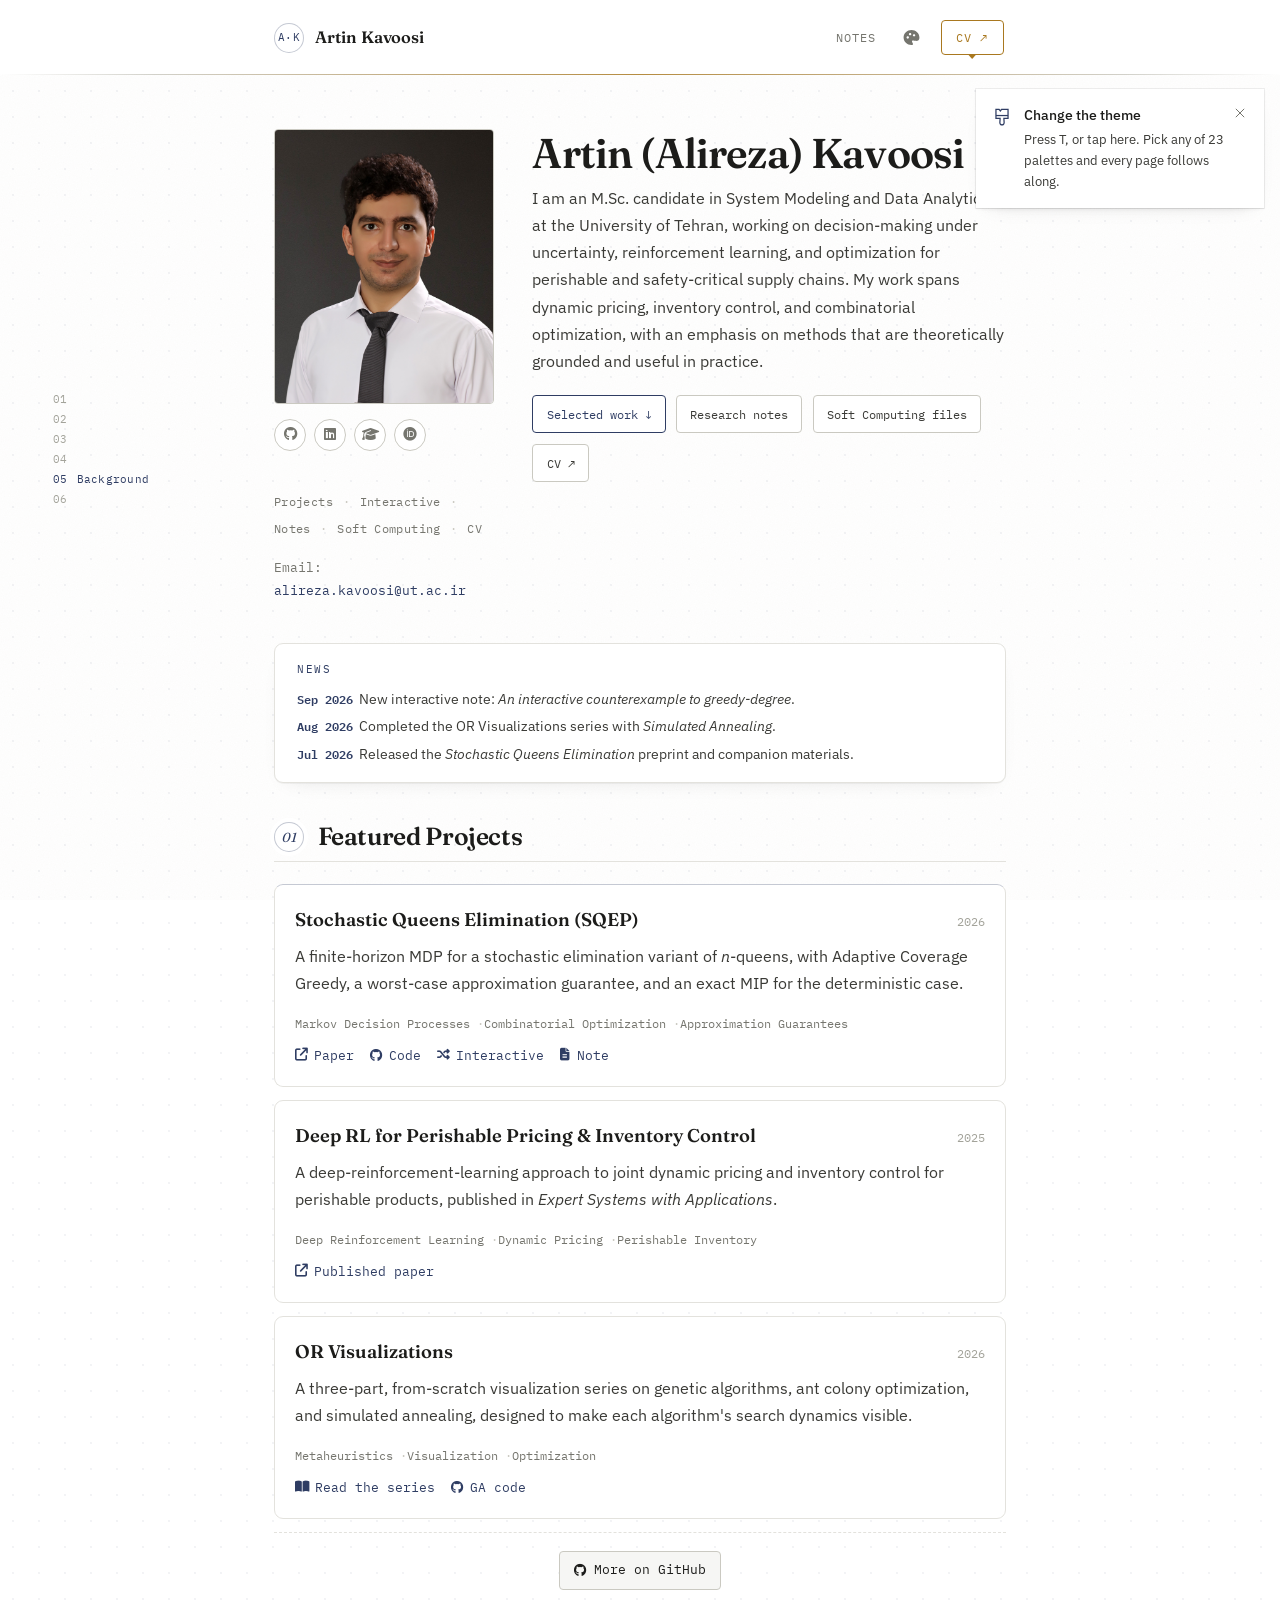
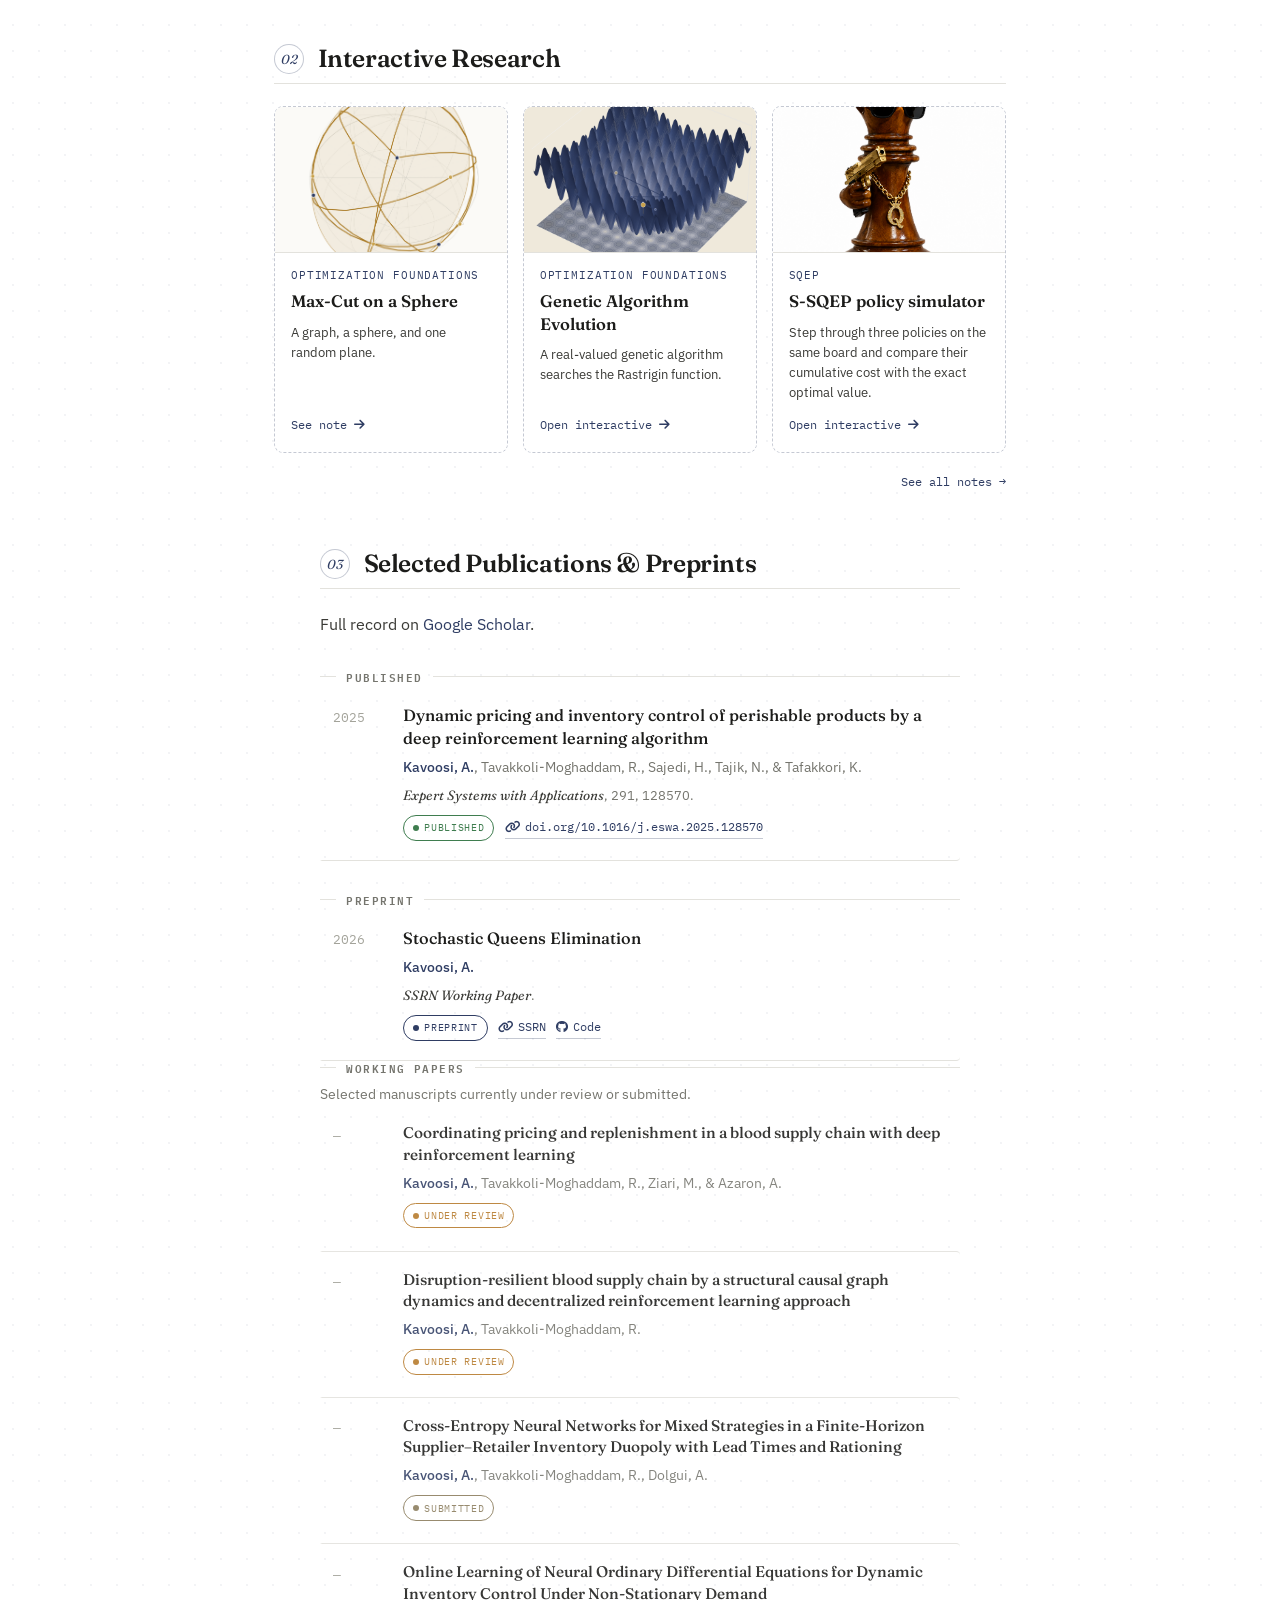
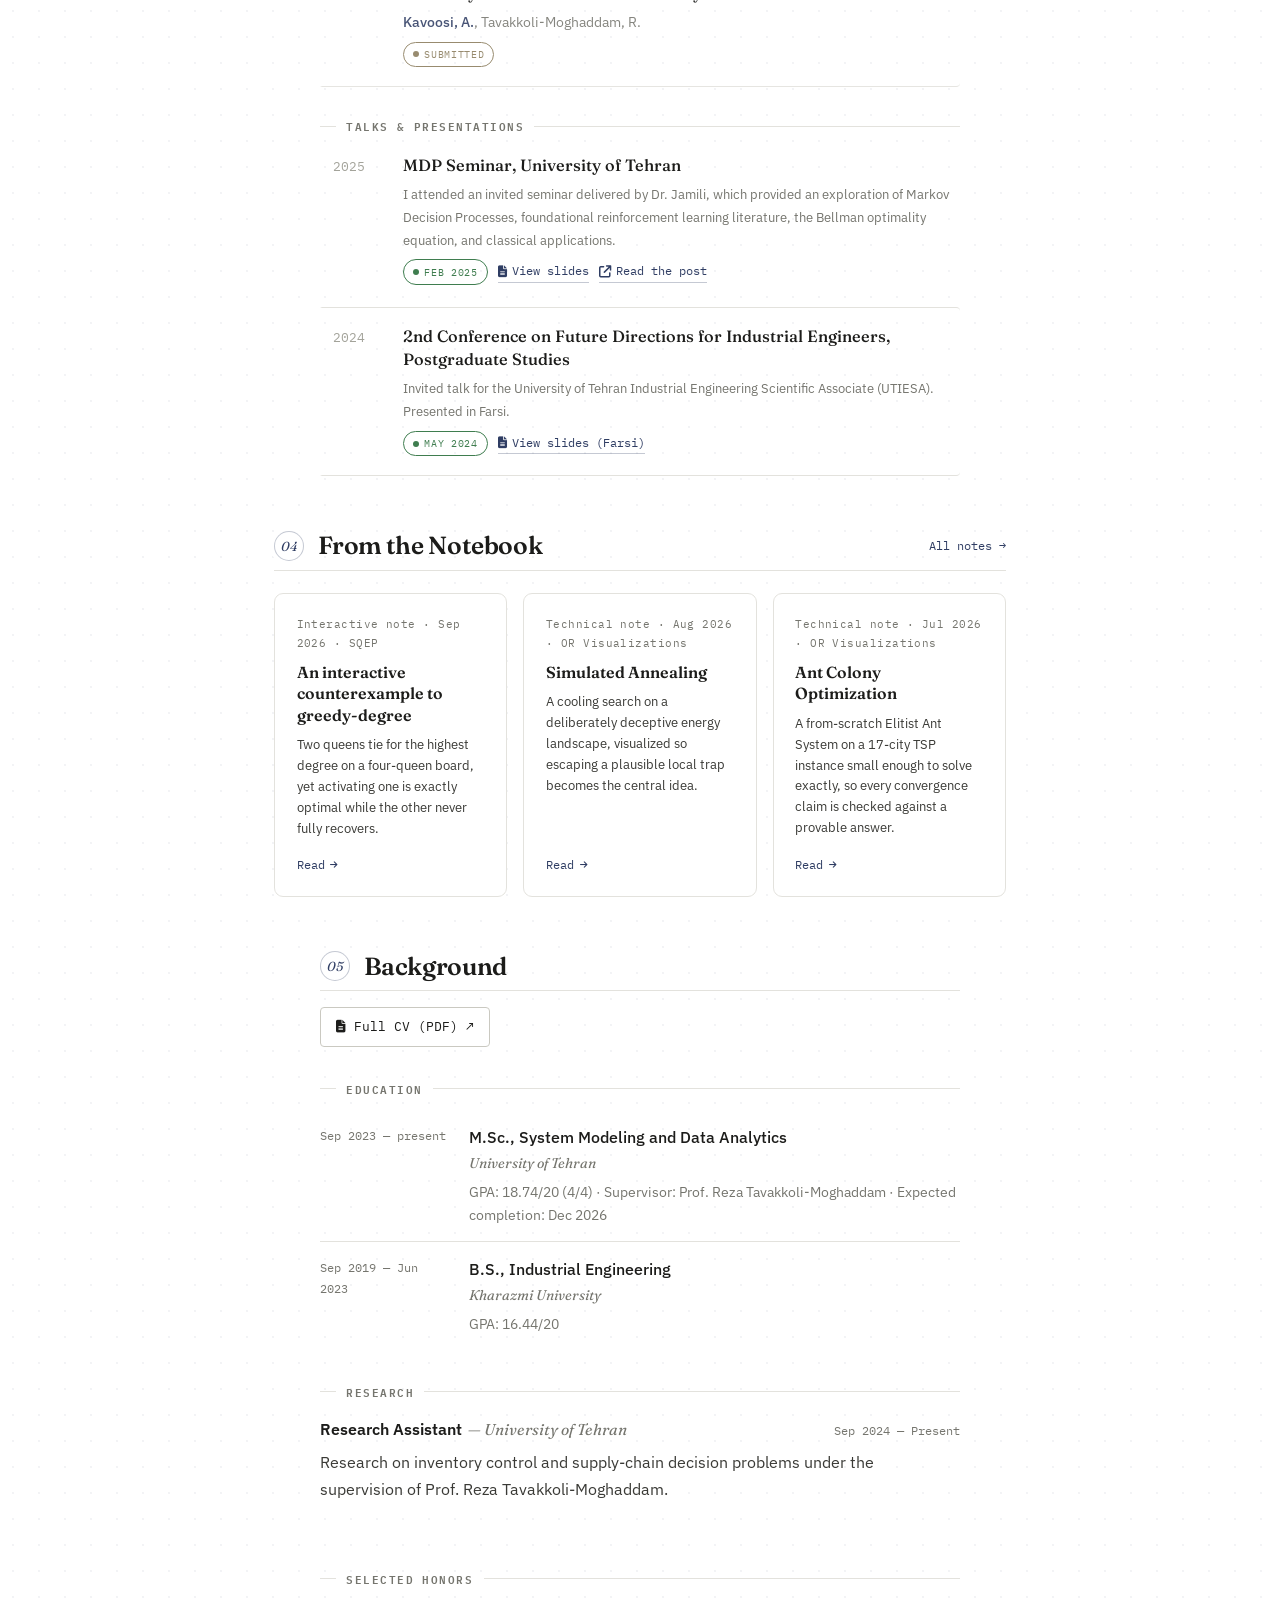
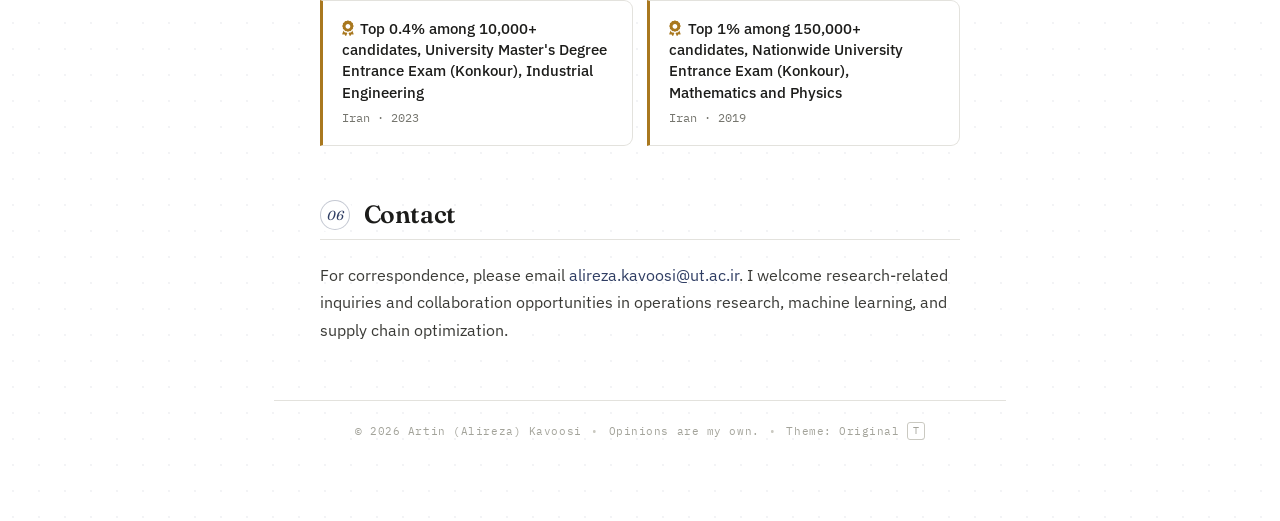
<file: index.html>
<!DOCTYPE html>

<html lang="en">
<head>
<meta charset="utf-8"/>
<title>Artin Kavoosi — Operations Research &amp; Reinforcement Learning</title>
<meta content="width=device-width, initial-scale=1" name="viewport"/>
<meta content="qWkISiHsjcjL6qno61SncezBY15m0ONMcnDaO63H0Ao" name="google-site-verification">
<meta content="Academic homepage of Artin (Alireza) Kavoosi, an M.Sc. candidate at the University of Tehran working on operations research, reinforcement learning, supply chain optimization, and decision-making under uncertainty." name="description"/>
<meta content="#ffffff" name="theme-color"/>
<script>/* Theme boot: apply the saved theme before first paint (see themes.js) */(function(){var d=document.documentElement,t,s;try{t=localStorage.getItem("ak-site-theme");s=localStorage.getItem("ak-site-scheme")}catch(e){}if(!/^[a-z0-9-]{1,40}$/.test(t||"")){t=window.matchMedia&&matchMedia("(prefers-color-scheme: dark)").matches?"tokyo-night":"original";s=t=="original"?"light":"dark"}d.setAttribute("data-theme",t);d.setAttribute("data-scheme",s=="dark"?"dark":"light")})()</script>
<link href="https://akavosi.github.io/" rel="canonical"/>
<meta content="website" property="og:type"/>
<meta content="Artin Kavoosi — Operations Research &amp; Reinforcement Learning" property="og:title"/>
<meta content="Operations research, reinforcement learning, supply chain optimization, and interactive research notes by Artin Kavoosi." property="og:description"/>
<meta content="https://akavosi.github.io/picture.png" property="og:image"/>
<meta content="https://akavosi.github.io/" property="og:url"/>
<meta content="summary_large_image" name="twitter:card"/>
<meta content="Artin Kavoosi — Operations Research &amp; Reinforcement Learning" name="twitter:title"/>
<meta content="Operations research, reinforcement learning, supply chain optimization, and interactive research notes." name="twitter:description"/>
<meta content="https://akavosi.github.io/picture.png" name="twitter:image"/>
<script type="application/ld+json">
    {
      "@context": "https://schema.org",
      "@type": "Person",
      "name": "Artin (Alireza) Kavoosi",
      "url": "https://akavosi.github.io/",
      "image": "https://akavosi.github.io/picture.png",
      "jobTitle": "M.Sc. Candidate in System Modeling and Data Analytics",
      "affiliation": {
        "@type": "CollegeOrUniversity",
        "name": "University of Tehran",
        "url": "https://ut.ac.ir"
      },
      "email": "mailto:alireza.kavoosi@ut.ac.ir",
      "alumniOf": [
        { "@type": "CollegeOrUniversity", "name": "Kharazmi University" },
        { "@type": "CollegeOrUniversity", "name": "University of Tehran" }
      ]
    }
  </script>
<link href="favicon.png" rel="icon" sizes="32x32" type="image/png"/>
<link href="favicon.png" rel="shortcut icon" type="image/png"/>
<link href="https://fonts.googleapis.com" rel="preconnect"/>
<link crossorigin="" href="https://fonts.gstatic.com" rel="preconnect"/>
<link href="https://fonts.googleapis.com/css2?family=Fraunces:ital,opsz,wght@0,9..144,400;0,9..144,500;0,9..144,600;0,9..144,700;1,9..144,400;1,9..144,500&amp;family=IBM+Plex+Mono:wght@400;500&amp;family=IBM+Plex+Sans:wght@300;400;500;600&amp;display=swap" rel="stylesheet"/>
<link href="https://cdnjs.cloudflare.com/ajax/libs/font-awesome/6.5.1/css/all.min.css" rel="stylesheet"/>
<link href="style.css" rel="stylesheet"/>
<link rel="stylesheet" href="themes.css">
</meta></head>
<body>
<script>
    if (!window.matchMedia || !window.matchMedia('(prefers-reduced-motion: reduce)').matches) {
      document.documentElement.classList.add('js-ready');
    }
  </script>
<div aria-hidden="true" class="scroll-progress" id="scroll-progress"></div>
<a class="skip-link" href="#projects">Skip to content</a>
<div aria-hidden="true" class="grain"></div>
<header class="site-header">
<div class="header-inner">
<a aria-label="Artin Kavoosi — home" class="branding" href="#top">
<span aria-hidden="true" class="monogram">A·K</span>
<span class="brand-name">Artin Kavoosi</span>
</a>
<nav aria-label="Primary" class="nav-links">
<a href="blog/index.html">Notes</a>
<button type="button" class="theme-btn" data-theme-picker aria-haspopup="dialog" aria-expanded="false" aria-label="Change website theme"><svg viewBox="0 0 24 24" aria-hidden="true"><path fill="currentColor" fill-rule="evenodd" clip-rule="evenodd" d="M2 12C2 6.71457 6.51697 2.5 12 2.5C17.483 2.5 22 6.71457 22 12C22 13.8878 21.4937 15.1519 20.4345 15.8123C19.4491 16.4266 18.2002 16.3605 17.1496 16.2236C16.7813 16.1757 16.397 16.1121 16.0307 16.0515C15.8617 16.0235 15.6965 15.9962 15.5384 15.9713C15.0184 15.8895 14.5499 15.8295 14.1335 15.8234C13.298 15.8112 12.8925 16.0091 12.671 16.4526C12.539 16.7171 12.5395 17.0363 12.6858 17.4705C12.8149 17.8538 13.0214 18.2277 13.2435 18.63C13.2828 18.7012 13.3226 18.7734 13.3626 18.8465C13.4857 19.0721 13.6169 19.3217 13.7077 19.5624C13.7926 19.7875 13.8875 20.117 13.8161 20.466C13.7303 20.8858 13.4434 21.1713 13.0891 21.3241C12.7768 21.4588 12.3992 21.5 12 21.5C6.51697 21.5 2 17.2854 2 12ZM10.25 6.25C9.42157 6.25 8.75 6.92157 8.75 7.75C8.75 8.57843 9.42157 9.25 10.25 9.25C11.0784 9.25 11.75 8.57843 11.75 7.75C11.75 6.92157 11.0784 6.25 10.25 6.25ZM7.25 10.5C6.42157 10.5 5.75 11.1716 5.75 12C5.75 12.8284 6.42157 13.5 7.25 13.5C8.07843 13.5 8.75 12.8284 8.75 12C8.75 11.1716 8.07843 10.5 7.25 10.5ZM15.25 7.75C14.4216 7.75 13.75 8.42157 13.75 9.25C13.75 10.0784 14.4216 10.75 15.25 10.75C16.0784 10.75 16.75 10.0784 16.75 9.25C16.75 8.42157 16.0784 7.75 15.25 7.75Z"/></svg><span class="theme-btn-tip" aria-hidden="true">Change website theme<kbd>T</kbd></span></button>
<a aria-label="Curriculum Vitae (PDF, opens in new tab)" class="nav-primary" href="cv.pdf" rel="noopener" target="_blank">CV ↗</a>
</nav>
</div>
</header>
<nav aria-label="Section navigation" class="section-rail"><a href="#projects"><span class="rail-num">01</span><span class="rail-label">Projects</span></a><a href="#interactive-work"><span class="rail-num">02</span><span class="rail-label">Interactive</span></a><a href="#publications"><span class="rail-num">03</span><span class="rail-label">Publications</span></a><a href="#notebook"><span class="rail-num">04</span><span class="rail-label">Notes</span></a><a href="#background"><span class="rail-num">05</span><span class="rail-label">Background</span></a><a href="#contact"><span class="rail-num">06</span><span class="rail-label">Contact</span></a></nav>
<main class="page" id="top">
<div class="page-inner">
<section class="hero" id="about">
<div class="hero-top">
<div class="hero-portrait">
<img alt="Artin Kavoosi" class="hero-photo" loading="eager" src="picture.png"/>
<div class="hero-social">
<a aria-label="GitHub" href="https://github.com/akavosi" rel="noopener" target="_blank" title="GitHub"><i aria-hidden="true" class="fa-brands fa-github"></i></a>
<a aria-label="LinkedIn" href="https://www.linkedin.com/in/akavoosi/" rel="noopener" target="_blank" title="LinkedIn"><i aria-hidden="true" class="fa-brands fa-linkedin"></i></a>
<a aria-label="Google Scholar" href="https://scholar.google.com/citations?hl=en&amp;user=gIBr2zQAAAAJ" rel="noopener" target="_blank" title="Google Scholar"><i aria-hidden="true" class="fas fa-graduation-cap"></i></a>
<a aria-label="ORCID" href="https://orcid.org/0009-0002-1033-5480" rel="noopener" target="_blank" title="ORCID"><i aria-hidden="true" class="fa-brands fa-orcid"></i></a>
</div>
<div class="hero-links-list">
<nav aria-label="Quick links" class="hero-jump"><a href="#projects">Projects</a><a href="#interactive-work">Interactive</a><a href="blog/index.html">Notes</a><a href="blog/soft-computing.html">Soft Computing</a><a href="cv.pdf" rel="noopener" target="_blank">CV</a></nav>
<p class="hero-contact-line">
                Email: <a href="mailto:alireza.kavoosi@ut.ac.ir">alireza.kavoosi@ut.ac.ir</a>
</p>
</div>
</div>
<div class="hero-intro"><h1>Artin (Alireza) Kavoosi</h1><p class="hero-bio">I am an M.Sc. candidate in System Modeling and Data Analytics at the University of Tehran, working on decision-making under uncertainty, reinforcement learning, and optimization for perishable and safety-critical supply chains. My work spans dynamic pricing, inventory control, and combinatorial optimization, with an emphasis on methods that are theoretically grounded and useful in practice.</p><div aria-label="Primary actions" class="hero-actions">
<a class="hero-action is-primary" href="#projects">Selected work ↓</a>
<a class="hero-action" href="blog/index.html">Research notes</a>
<a class="hero-action" href="blog/soft-computing.html">Soft Computing files</a>
<a class="hero-action" href="cv.pdf" rel="noopener" target="_blank">CV ↗</a>
</div></div>
</div>
<div class="news-strip">
<span class="news-strip-label">News</span>
<ul><li><span class="news-date">Sep 2026</span>New interactive note: <a href="blog/posts/sqep-counterexample.html"><em>An interactive counterexample to greedy-degree</em></a>.</li><li><span class="news-date">Aug 2026</span>Completed the OR Visualizations series with <a href="blog/posts/simulated-annealing.html"><em>Simulated Annealing</em></a>.</li><li><span class="news-date">Jul 2026</span>Released the <a href="blog/posts/sqep.html"><em>Stochastic Queens Elimination</em></a> preprint and companion materials.</li></ul>
</div>

</section>
<div class="section-thread"><section aria-labelledby="projects-heading" class="section featured-projects" id="projects">
<div class="section-head"><span class="section-num">01</span><h2 id="projects-heading">Featured Projects</h2></div>
<ol class="projects-list">
<li class="project-row project-featured-row">
<div class="project-row-head"><span class="project-title">Stochastic Queens Elimination (SQEP)</span><span class="project-year">2026</span></div>
<p class="project-desc-text">A finite-horizon MDP for a stochastic elimination variant of <em>n</em>-queens, with Adaptive Coverage Greedy, a worst-case approximation guarantee, and an exact MIP for the deterministic case.</p>
<div class="project-tags"><span>Markov Decision Processes</span><span>Combinatorial Optimization</span><span>Approximation Guarantees</span></div>
<div class="project-links">
<a href="https://papers.ssrn.com/sol3/papers.cfm?abstract_id=7091398" rel="noopener" target="_blank"><i aria-hidden="true" class="fas fa-arrow-up-right-from-square"></i> Paper</a>
<a href="https://github.com/akavosi/sqep" rel="noopener" target="_blank"><i aria-hidden="true" class="fa-brands fa-github"></i> Code</a>
<a href="blog/posts/sqep-interactive.html"><i aria-hidden="true" class="fas fa-shuffle"></i> Interactive</a>
<a href="blog/posts/sqep.html"><i aria-hidden="true" class="fas fa-file-lines"></i> Note</a>
</div>
</li>
<li class="project-row project-featured-row">
<div class="project-row-head"><span class="project-title">Deep RL for Perishable Pricing &amp; Inventory Control</span><span class="project-year">2025</span></div>
<p class="project-desc-text">A deep-reinforcement-learning approach to joint dynamic pricing and inventory control for perishable products, published in <em>Expert Systems with Applications</em>.</p>
<div class="project-tags"><span>Deep Reinforcement Learning</span><span>Dynamic Pricing</span><span>Perishable Inventory</span></div>
<div class="project-links">
<a href="https://doi.org/10.1016/j.eswa.2025.128570" rel="noopener" target="_blank"><i aria-hidden="true" class="fas fa-arrow-up-right-from-square"></i> Published paper</a>
</div>
</li>
<li class="project-row project-featured-row">
<div class="project-row-head"><span class="project-title">OR Visualizations</span><span class="project-year">2026</span></div>
<p class="project-desc-text">A three-part, from-scratch visualization series on genetic algorithms, ant colony optimization, and simulated annealing, designed to make each algorithm's search dynamics visible.</p>
<div class="project-tags"><span>Metaheuristics</span><span>Visualization</span><span>Optimization</span></div>
<div class="project-links">
<a href="blog/index.html"><i aria-hidden="true" class="fas fa-book-open"></i> Read the series</a>
<a href="https://github.com/akavosi/genetic-algorithm-evolution" rel="noopener" target="_blank"><i aria-hidden="true" class="fa-brands fa-github"></i> GA code</a>
</div>
</li>
</ol>
<p class="projects-more"><a class="btn-github" href="https://github.com/akavosi" rel="noopener" target="_blank"><i aria-hidden="true" class="fa-brands fa-github"></i><span>More on GitHub</span></a></p>
</section><section aria-labelledby="interactive-home-heading" class="section interactive-home" id="interactive-work">
<div class="section-head"><span class="section-num">02</span><h2 id="interactive-home-heading">Interactive Research</h2></div>
<div class="interactive-home-grid">
<a class="interactive-home-card" href="blog/posts/max-cut-on-a-sphere.html">
<span class="interactive-home-thumb"><img alt="Max-Cut on a Sphere" loading="lazy" src="blog/assets/max-cut-on-a-sphere/mcs_hero_poster.png"/></span>
<span class="interactive-home-kicker">Optimization Foundations</span>
<span class="interactive-home-title">Max-Cut on a Sphere</span>
<span class="interactive-home-desc">A graph, a sphere, and one random plane.</span>
<span class="interactive-home-cta">See note <i aria-hidden="true" class="fas fa-arrow-right"></i></span>
</a>
<a class="interactive-home-card" href="blog/posts/genetic-algorithm-evolution.html">
<span class="interactive-home-thumb"><img alt="Genetic Algorithm Evolution" loading="lazy" src="blog/assets/genetic-algorithm-evolution/ga_landscape_3d_hero.png"/></span>
<span class="interactive-home-kicker">Optimization Foundations</span>
<span class="interactive-home-title">Genetic Algorithm Evolution</span>
<span class="interactive-home-desc">A real-valued genetic algorithm searches the Rastrigin function.</span>
<span class="interactive-home-cta">Open interactive <i aria-hidden="true" class="fas fa-arrow-right"></i></span>
</a>
<a class="interactive-home-card" href="blog/posts/sqep-interactive.html">
<span class="interactive-home-thumb"><img alt="Stochastic Queens Elimination board" loading="lazy" src="blog/assets/sqep/queen-hero.png"/></span>
<span class="interactive-home-kicker">SQEP</span>
<span class="interactive-home-title">S-SQEP policy simulator</span>
<span class="interactive-home-desc">Step through three policies on the same board and compare their cumulative cost with the exact optimal value.</span>
<span class="interactive-home-cta">Open interactive <i aria-hidden="true" class="fas fa-arrow-right"></i></span>
</a>
</div>
<p class="interactive-home-more"><a href="blog/index.html">See all notes →</a></p>
</section><section aria-labelledby="publications-heading" class="section" id="publications">
<div class="section-head">
<span class="section-num">03</span>
<h2 id="publications-heading">Selected Publications &amp; Preprints</h2>
</div>
<p class="scholar-note">
          Full record on
          <a href="https://scholar.google.com/citations?hl=en&amp;user=gIBr2zQAAAAJ" rel="noopener" target="_blank">Google Scholar</a>.
        </p>
<h3 class="subsection-title">Published</h3>
<ol class="pub-list">
<li class="pub-item">
<div class="pub-year">2025</div>
<div class="pub-body">
<div class="pub-title">
                Dynamic pricing and inventory control of perishable products by a deep reinforcement
                learning algorithm
              </div>
<div class="pub-authors">
<strong>Kavoosi, A.</strong>, Tavakkoli-Moghaddam, R., Sajedi, H., Tajik, N., &amp; Tafakkori, K.
              </div>
<div class="pub-venue">
<em>Expert Systems with Applications</em>, 291, 128570.
              </div>
<div class="pub-links">
<span class="status-badge is-published">Published</span>
<a class="doi-link" href="https://doi.org/10.1016/j.eswa.2025.128570" rel="noopener" target="_blank">
<i aria-hidden="true" class="fas fa-link"></i>
<span>doi.org/10.1016/j.eswa.2025.128570</span>
</a>
</div>
</div>
</li>
</ol>
<h3 class="subsection-title">Preprint</h3>
<ol class="pub-list">
<li class="pub-item">
<div class="pub-year">2026</div>
<div class="pub-body">
<div class="pub-title">
                Stochastic Queens Elimination
              </div>
<div class="pub-authors">
<strong>Kavoosi, A.</strong>
</div>
<div class="pub-venue">
<em>SSRN Working Paper</em>.
              </div>
<div class="pub-links">
<span class="status-badge is-preprint">Preprint</span>
<a class="doi-link" href="https://papers.ssrn.com/sol3/papers.cfm?abstract_id=7091398" rel="noopener" target="_blank">
<i aria-hidden="true" class="fas fa-link"></i>
<span>SSRN</span>
</a>
<a class="doi-link" href="https://github.com/akavosi/sqep" rel="noopener" target="_blank">
<i aria-hidden="true" class="fa-brands fa-github"></i>
<span>Code</span>
</a>
</div>
</div>
</li>
</ol>
<div id="working-papers"><h3 class="subsection-title">Working papers</h3><p class="working-papers-note">Selected manuscripts currently under review or submitted.</p><ol class="pub-list working-papers-list"><li class="pub-item">
<div class="pub-year">—</div>
<div class="pub-body">
<div class="pub-title">
                Coordinating pricing and replenishment in a blood supply chain with deep reinforcement learning
              </div>
<div class="pub-authors">
<strong>Kavoosi, A.</strong>, Tavakkoli-Moghaddam, R., Ziari, M., &amp; Azaron, A.
              </div>
<span class="status-badge is-review">Under Review</span>
</div>
</li><li class="pub-item">
<div class="pub-year">—</div>
<div class="pub-body">
<div class="pub-title">
                Disruption-resilient blood supply chain by a structural causal graph dynamics and
                decentralized reinforcement learning approach
              </div>
<div class="pub-authors">
<strong>Kavoosi, A.</strong>, Tavakkoli-Moghaddam, R.
              </div>
<span class="status-badge is-review">Under Review</span>
</div>
</li><li class="pub-item">
<div class="pub-year">—</div>
<div class="pub-body">
<div class="pub-title">
                Cross-Entropy Neural Networks for Mixed Strategies in a Finite-Horizon Supplier–Retailer
                Inventory Duopoly with Lead Times and Rationing
              </div>
<div class="pub-authors">
<strong>Kavoosi, A.</strong>, Tavakkoli-Moghaddam, R., Dolgui, A.
              </div>
<span class="status-badge is-submitted">Submitted</span>
</div>
</li><li class="pub-item">
<div class="pub-year">—</div>
<div class="pub-body">
<div class="pub-title">
                Online Learning of Neural Ordinary Differential Equations for Dynamic Inventory Control
                Under Non-Stationary Demand
              </div>
<div class="pub-authors">
<strong>Kavoosi, A.</strong>, Tavakkoli-Moghaddam, R.
              </div>
<span class="status-badge is-submitted">Submitted</span>
</div>
</li></ol></div>
<h3 class="subsection-title" id="talks">Talks &amp; Presentations</h3>
<ol class="pub-list">
<li class="pub-item">
<div class="pub-year">2025</div>
<div class="pub-body">
<div class="pub-title">MDP Seminar, University of Tehran</div>
<div class="pub-venue">I attended an invited seminar delivered by Dr. Jamili, which provided an exploration of Markov Decision Processes, foundational reinforcement learning literature, the Bellman optimality equation, and classical applications.</div>
<div class="pub-links">
<span class="status-badge is-published">Feb 2025</span>
<a class="doi-link" href="blog/files/MDP_01.pdf" rel="noopener" target="_blank">
<i aria-hidden="true" class="fas fa-file-lines"></i>
<span>View slides</span>
</a>
<a class="doi-link" href="blog/posts/mdp.html">
<i aria-hidden="true" class="fas fa-arrow-up-right-from-square"></i>
<span>Read the post</span>
</a>
</div>
</div>
</li>
<li class="pub-item">
<div class="pub-year">2024</div>
<div class="pub-body">
<div class="pub-title">
                2nd Conference on Future Directions for Industrial Engineers, Postgraduate Studies
              </div>
<div class="pub-venue">
                Invited talk for the University of Tehran Industrial Engineering Scientific Associate
                (UTIESA). Presented in Farsi.
              </div>
<div class="pub-links">
<span class="status-badge is-published">May 2024</span>
<a class="doi-link" href="blog/files/UTIESA_2024_Kavoosi.pdf" rel="noopener" target="_blank">
<i aria-hidden="true" class="fas fa-file-lines"></i>
<span>View slides (Farsi)</span>
</a>
</div>
</div>
</li>
</ol>
</section><section aria-labelledby="notebook-heading" class="section notebook-teaser" id="notebook">
<div class="section-head"><span class="section-num">04</span><h2 id="notebook-heading">From the Notebook</h2><a class="notebook-all-link section-head-link" href="blog/index.html">All notes →</a></div>
<div class="notebook-grid notebook-grid-three">
<a class="notebook-card" href="blog/posts/sqep-counterexample.html">
<span class="notebook-card-meta">Interactive note · Sep 2026 · SQEP</span>
<span class="notebook-card-title">An interactive counterexample to greedy-degree</span>
<p class="notebook-card-desc">Two queens tie for the highest degree on a four-queen board, yet activating one is exactly optimal while the other never fully recovers.</p>
<span class="notebook-card-read">Read <i aria-hidden="true" class="fas fa-arrow-right"></i></span>
</a>
<a class="notebook-card" href="blog/posts/simulated-annealing.html">
<span class="notebook-card-meta">Technical note · Aug 2026 · OR Visualizations</span>
<span class="notebook-card-title">Simulated Annealing</span>
<p class="notebook-card-desc">A cooling search on a deliberately deceptive energy landscape, visualized so escaping a plausible local trap becomes the central idea.</p>
<span class="notebook-card-read">Read <i aria-hidden="true" class="fas fa-arrow-right"></i></span>
</a>
<a class="notebook-card" href="blog/posts/ant-colony-optimization.html">
<span class="notebook-card-meta">Technical note · Jul 2026 · OR Visualizations</span>
<span class="notebook-card-title">Ant Colony Optimization</span>
<p class="notebook-card-desc">A from-scratch Elitist Ant System on a 17-city TSP instance small enough to solve exactly, so every convergence claim is checked against a provable answer.</p>
<span class="notebook-card-read">Read <i aria-hidden="true" class="fas fa-arrow-right"></i></span>
</a>
</div>
</section><section aria-labelledby="background-heading" class="section" id="background">
<div class="section-head"><span class="section-num">05</span><h2 id="background-heading">Background</h2></div>
<div class="background-intro">
<a class="background-cv-link" href="cv.pdf" rel="noopener" target="_blank"><i aria-hidden="true" class="fas fa-file-lines"></i><span>Full CV (PDF) ↗</span></a>
</div>
<div class="background-block" id="education">
<h3 class="subsection-title">Education</h3>
<ul class="timeline">
<li class="timeline-item"><div class="timeline-date">Sep 2023 — present</div><div class="timeline-body"><div class="timeline-title">M.Sc., System Modeling and Data Analytics</div><div class="timeline-place">University of Tehran</div><div class="timeline-extra">GPA: 18.74/20 (4/4) · Supervisor: Prof. Reza Tavakkoli-Moghaddam · Expected completion: Dec 2026</div></div></li>
<li class="timeline-item"><div class="timeline-date">Sep 2019 — Jun 2023</div><div class="timeline-body"><div class="timeline-title">B.S., Industrial Engineering</div><div class="timeline-place">Kharazmi University</div><div class="timeline-extra">GPA: 16.44/20</div></div></li>
</ul>
</div>
<div class="background-block" id="research-experience">
<h3 class="subsection-title">Research</h3>
<div class="exp-block"><div class="exp-header"><div class="exp-role"><strong>Research Assistant</strong><span class="exp-place"> — University of Tehran</span></div><div class="exp-dates">Sep 2024 — Present</div></div><p class="exp-text">Research on inventory control and supply-chain decision problems under the supervision of Prof. Reza Tavakkoli-Moghaddam.</p></div>
</div>
<div class="background-block" id="awards">
<h3 class="subsection-title">Selected Honors</h3>
<div class="awards-grid">
<article class="award-card"><div class="award-title"><i aria-hidden="true" class="fas fa-award award-icon"></i>Top 0.4% among 10,000+ candidates, University Master's Degree Entrance Exam (Konkour), Industrial Engineering</div><div class="award-meta">Iran · 2023</div></article>
<article class="award-card"><div class="award-title"><i aria-hidden="true" class="fas fa-award award-icon"></i>Top 1% among 150,000+ candidates, Nationwide University Entrance Exam (Konkour), Mathematics and Physics</div><div class="award-meta">Iran · 2019</div></article>
</div>
</div>
</section><section class="section" id="contact">
<div class="section-head">
<span class="section-num">06</span>
<h2>Contact</h2>
</div>
<p>
          For correspondence, please email
          <a href="mailto:alireza.kavoosi@ut.ac.ir">alireza.kavoosi@ut.ac.ir</a>.
          I welcome research-related inquiries and collaboration opportunities in operations research,
          machine learning, and supply chain optimization.
        </p>
</section></div>
<footer class="site-footer">
<span>© <span id="year"></span> Artin (Alireza) Kavoosi</span>
<span class="footer-disclaimer">Opinions are my own.</span>
<button type="button" class="footer-theme" data-theme-picker aria-haspopup="dialog" aria-expanded="false">Theme: <span data-theme-name>Original</span><kbd aria-hidden="true">T</kbd></button>
</footer>
</div>
</main>
<script>
    document.getElementById("year").textContent = new Date().getFullYear();
  </script>
<script defer="" src="home.js"></script>
<script src="themes.js" defer></script>
</body>
</html>
</file>
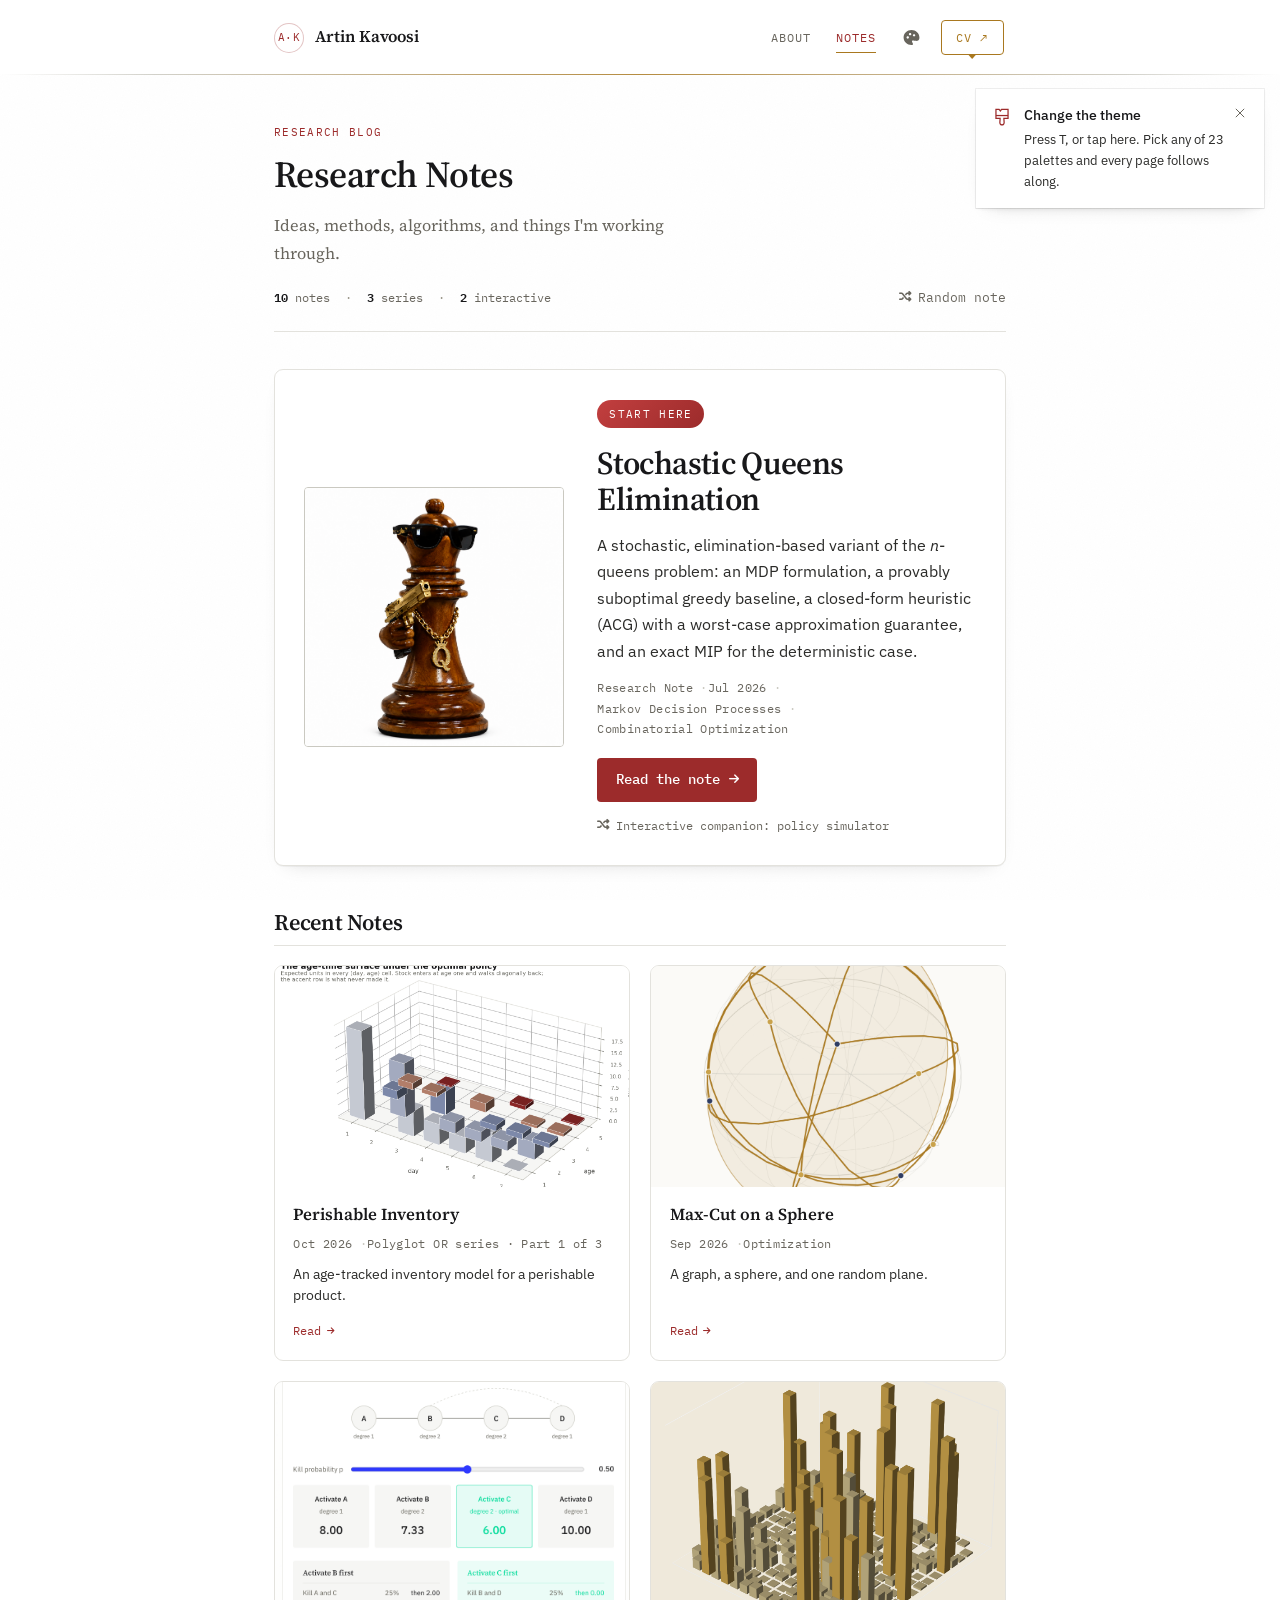
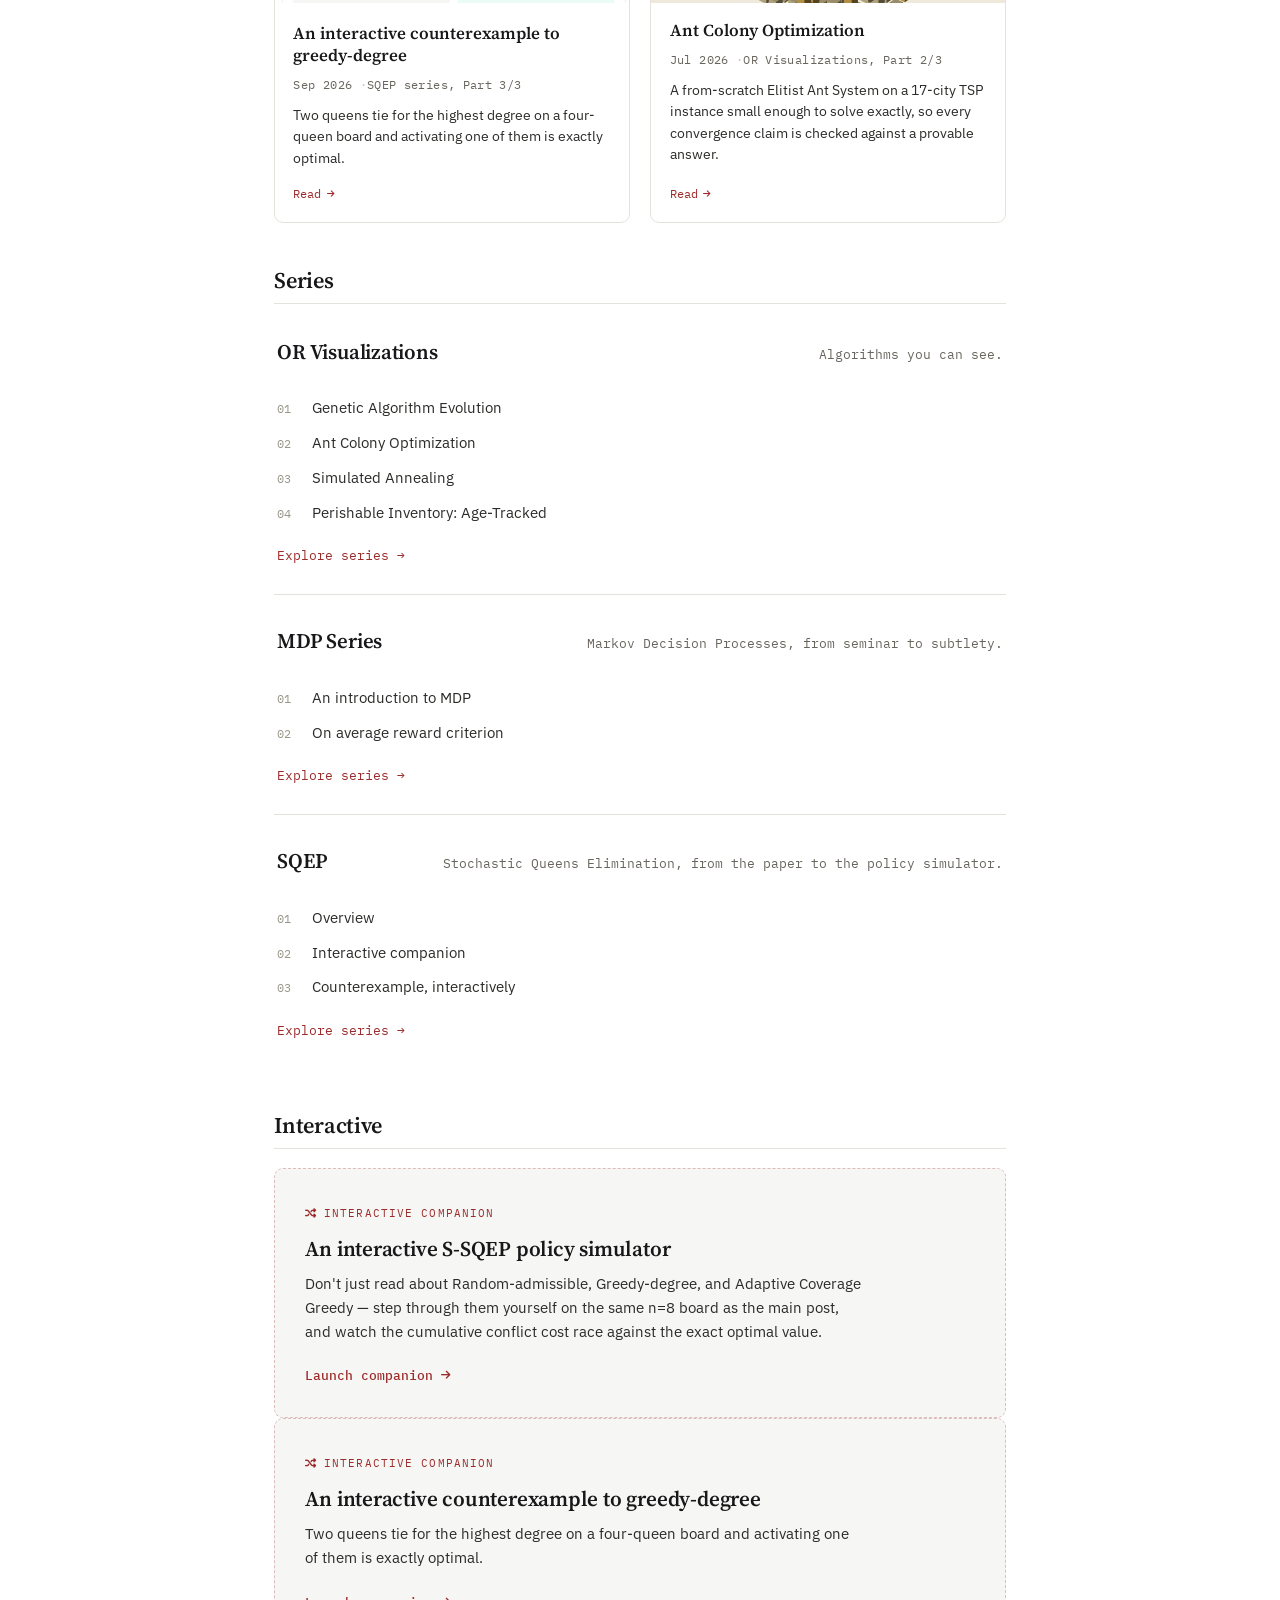
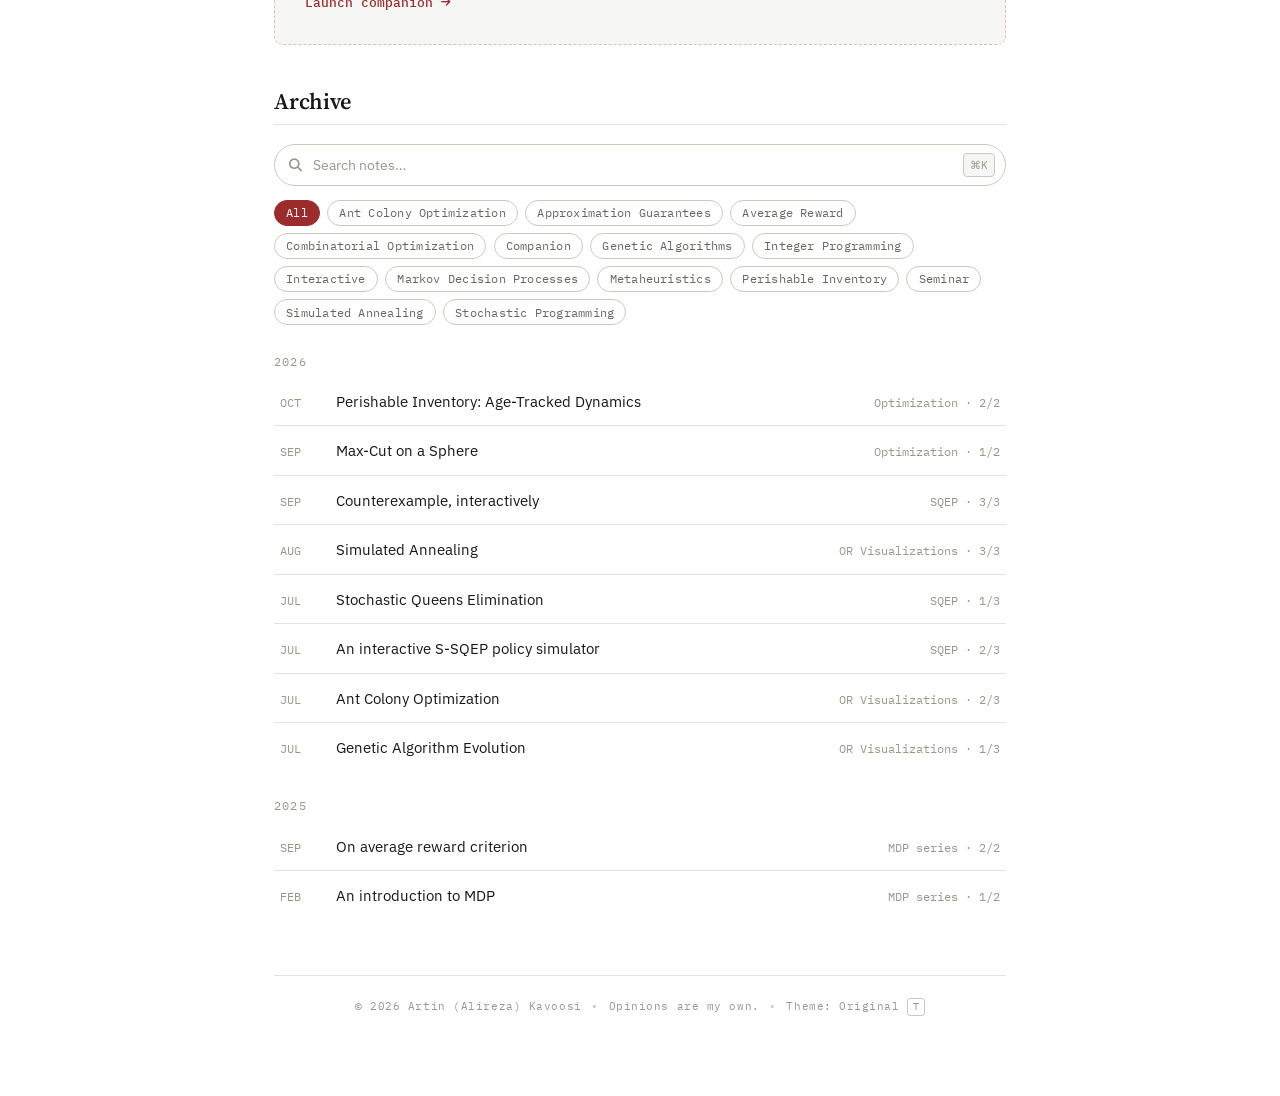
<file: blog/index.html>
<!DOCTYPE html>
<html lang="en">

<head>
  <meta charset="UTF-8">


  <title>Research Notes — Artin Kavoosi</title>
  <meta name="viewport" content="width=device-width, initial-scale=1">
  <meta name="description"
    content="Notes and posts by Artin Kavoosi on research, operations research, and machine learning.">
  <meta name="theme-color" content="#ffffff">
  <script>/* Theme boot: apply the saved theme before first paint (see themes.js) */(function () { var d = document.documentElement, t, s; try { t = localStorage.getItem("ak-site-theme"); s = localStorage.getItem("ak-site-scheme") } catch (e) { } if (!/^[a-z0-9-]{1,40}$/.test(t || "")) { t = window.matchMedia && matchMedia("(prefers-color-scheme: dark)").matches ? "tokyo-night" : "original"; s = t == "original" ? "light" : "dark" } d.setAttribute("data-theme", t); d.setAttribute("data-scheme", s == "dark" ? "dark" : "light") })()</script>
  <link rel="canonical" href="https://akavosi.github.io/blog/">
  <link rel="alternate" type="application/rss+xml" title="Artin Kavoosi — Research Notes" href="../feed.xml">

  <link rel="icon" type="image/png" sizes="32x32" href="../favicon.png">
  <link rel="shortcut icon" type="image/png" href="../favicon.png">

  <link rel="preconnect" href="https://fonts.googleapis.com">
  <link rel="preconnect" href="https://fonts.gstatic.com" crossorigin>
  <link
    href="https://fonts.googleapis.com/css2?family=Fraunces:ital,opsz,wght@0,9..144,400;0,9..144,500;0,9..144,600;0,9..144,700;1,9..144,400;1,9..144,500&amp;family=Source+Serif+4:opsz,wght@8..60,400;8..60,500;8..60,600;8..60,700&amp;family=IBM+Plex+Mono:wght@400;500&amp;family=IBM+Plex+Sans:wght@300;400;500;600&amp;display=swap"
    rel="stylesheet">
  <link rel="stylesheet" href="https://cdnjs.cloudflare.com/ajax/libs/font-awesome/6.5.1/css/all.min.css">

  <link rel="stylesheet" href="../style.css">
  <link rel="stylesheet" href="blog.css">
  <link rel="stylesheet" href="../themes.css">
</head>

<body class="notes">

  <script>
    if (!window.matchMedia || !window.matchMedia('(prefers-reduced-motion: reduce)').matches) {
      document.documentElement.classList.add('js-ready');
    }
  </script>

  <a href="#main" class="skip-link">Skip to content</a>
  <div class="grain" aria-hidden="true"></div>

  <header class="site-header">
    <div class="header-inner">
      <a href="../index.html" class="branding" aria-label="Artin Kavoosi — home">
        <span class="monogram" aria-hidden="true">A·K</span>
        <span class="brand-name">Artin Kavoosi</span>
      </a>

      <nav class="nav-links" aria-label="Primary">
        <a href="../index.html#about">About</a>
        <a href="index.html" class="active">Notes</a>
        <button type="button" class="theme-btn" data-theme-picker aria-haspopup="dialog" aria-expanded="false"
          aria-label="Change website theme"><svg viewBox="0 0 24 24" aria-hidden="true">
            <path fill="currentColor" fill-rule="evenodd" clip-rule="evenodd"
              d="M2 12C2 6.71457 6.51697 2.5 12 2.5C17.483 2.5 22 6.71457 22 12C22 13.8878 21.4937 15.1519 20.4345 15.8123C19.4491 16.4266 18.2002 16.3605 17.1496 16.2236C16.7813 16.1757 16.397 16.1121 16.0307 16.0515C15.8617 16.0235 15.6965 15.9962 15.5384 15.9713C15.0184 15.8895 14.5499 15.8295 14.1335 15.8234C13.298 15.8112 12.8925 16.0091 12.671 16.4526C12.539 16.7171 12.5395 17.0363 12.6858 17.4705C12.8149 17.8538 13.0214 18.2277 13.2435 18.63C13.2828 18.7012 13.3226 18.7734 13.3626 18.8465C13.4857 19.0721 13.6169 19.3217 13.7077 19.5624C13.7926 19.7875 13.8875 20.117 13.8161 20.466C13.7303 20.8858 13.4434 21.1713 13.0891 21.3241C12.7768 21.4588 12.3992 21.5 12 21.5C6.51697 21.5 2 17.2854 2 12ZM10.25 6.25C9.42157 6.25 8.75 6.92157 8.75 7.75C8.75 8.57843 9.42157 9.25 10.25 9.25C11.0784 9.25 11.75 8.57843 11.75 7.75C11.75 6.92157 11.0784 6.25 10.25 6.25ZM7.25 10.5C6.42157 10.5 5.75 11.1716 5.75 12C5.75 12.8284 6.42157 13.5 7.25 13.5C8.07843 13.5 8.75 12.8284 8.75 12C8.75 11.1716 8.07843 10.5 7.25 10.5ZM15.25 7.75C14.4216 7.75 13.75 8.42157 13.75 9.25C13.75 10.0784 14.4216 10.75 15.25 10.75C16.0784 10.75 16.75 10.0784 16.75 9.25C16.75 8.42157 16.0784 7.75 15.25 7.75Z" />
          </svg><span class="theme-btn-tip" aria-hidden="true">Change website theme<kbd>T</kbd></span></button>
        <a href="../cv.pdf" class="nav-primary" target="_blank" rel="noopener"
          aria-label="Curriculum Vitae (PDF, opens in new tab)">CV ↗</a>
      </nav>
    </div>
  </header>

  <main class="page" id="main">
    <div class="page-inner">

      <div class="blog-hero">
        <span class="blog-hero-eyebrow">Research blog</span>
        <h1>Research Notes</h1>
        <p>Ideas, methods, algorithms, and things I'm working through.</p>
      </div>

      <div class="blog-hero-bar">
        <div class="blog-stats" id="blog-stats">
          <span><strong id="stat-notes">10</strong> notes</span>
          <span class="blog-stats-sep">&middot;</span>
          <span><strong id="stat-series">4</strong> series</span>
          <span class="blog-stats-sep">&middot;</span>
          <span><strong id="stat-interactive">2</strong> interactive</span>
        </div>
        <button class="surprise-btn" id="surprise-btn" type="button" title="Jump to a random note">
          <i class="fas fa-shuffle" aria-hidden="true"></i>
          <span>Random note</span>
        </button>
      </div>

      <!-- =========================================================
           Featured — visual centerpiece, pulled out of any list.
           ========================================================= -->
      <section class="featured-note" aria-labelledby="featured-note-title">
        <a class="featured-note-media" href="posts/sqep.html" tabindex="-1" aria-hidden="true">
          <img src="assets/sqep/queen-hero.png" alt="" loading="eager">
        </a>
        <div class="featured-note-text">
          <span class="featured-note-kicker">Start here</span>
          <h2 id="featured-note-title" class="featured-note-title"><a href="posts/sqep.html">Stochastic Queens
              Elimination</a></h2>
          <p class="featured-note-desc">
            A stochastic, elimination-based variant of the <em>n</em>-queens problem: an MDP formulation,
            a provably suboptimal greedy baseline, a closed-form heuristic (ACG) with a worst-case
            approximation guarantee, and an exact MIP for the deterministic case.
          </p>
          <div class="meta-line"><span>Research Note</span><span>Jul 2026</span><span>Markov Decision
              Processes</span><span>Combinatorial Optimization</span></div>
          <div class="featured-note-actions">
            <a class="featured-note-cta" href="posts/sqep.html">Read the note <i class="fas fa-arrow-right"
                aria-hidden="true"></i></a>
            <a class="featured-note-companion" href="posts/sqep-interactive.html"><i class="fas fa-shuffle"
                aria-hidden="true"></i> Interactive companion: policy simulator</a>
          </div>
        </div>
      </section>

      <!-- =========================================================
           Recent Notes — 2-column editorial grid.
           ========================================================= -->
      <section class="notes-section" aria-labelledby="recent-heading">
        <div class="notes-section-head">
          <h2 id="recent-heading">Recent Notes</h2>
        </div>
        <div class="notes-grid">

          <a class="note-card" href="posts/perishable-inventory-age-tracked.html">
            <span class="card-thumb"><img src="assets/perishable-inventory/age_surface_3d_hero.png" alt=""
                loading="lazy"></span>
            <span class="note-card-title">Perishable Inventory</span>
            <div class="meta-line"><span>Oct 2026</span><span>Polyglot OR series &middot; Part 1 of 3</span></div>
            <p class="note-card-desc">An age-tracked inventory model for a perishable product.</p>
            <span class="note-card-read">Read <i class="fas fa-arrow-right" aria-hidden="true"></i></span>
          </a>

          <a class="note-card" href="posts/max-cut-on-a-sphere.html">
            <span class="card-thumb"><img src="assets/max-cut-on-a-sphere/mcs_hero_poster.png" alt=""
                loading="lazy"></span>
            <span class="note-card-title">Max-Cut on a Sphere</span>
            <div class="meta-line"><span>Sep 2026</span><span>Optimization</span></div>
            <p class="note-card-desc">A graph, a sphere, and one random plane.</p>
            <span class="note-card-read">Read <i class="fas fa-arrow-right" aria-hidden="true"></i></span>
          </a>

          <a class="note-card is-textual" href="posts/sqep-counterexample.html">
            <span class="card-thumb"><img src="assets/sqep/counterexample.png" alt="" loading="lazy"></span>
            <span class="note-card-title">An interactive counterexample to greedy-degree</span>
            <div class="meta-line"><span>Sep 2026</span><span>SQEP series, Part 3/3</span></div>
            <p class="note-card-desc">Two queens tie for the highest degree on a four-queen board and activating one of
              them is exactly optimal.</p>
            <span class="note-card-read">Read <i class="fas fa-arrow-right" aria-hidden="true"></i></span>
          </a>

          <a class="note-card" href="posts/ant-colony-optimization.html">
            <span class="card-thumb"><img src="assets/ant-colony-optimization/aco_pheromone_3d_hero.png" alt=""
                loading="lazy"></span>
            <span class="note-card-title">Ant Colony Optimization</span>
            <div class="meta-line"><span>Jul 2026</span><span>OR Visualizations, Part 2/3</span></div>
            <p class="note-card-desc">A from-scratch Elitist Ant System on a 17-city TSP instance small enough to solve
              exactly, so every convergence claim is checked against a provable answer.</p>
            <span class="note-card-read">Read <i class="fas fa-arrow-right" aria-hidden="true"></i></span>
          </a>

        </div>
      </section>

      <!-- =========================================================
           Series — curated collections.
           ========================================================= -->
      <section class="series-section" id="series" aria-labelledby="series-heading">
        <div class="notes-section-head">
          <h2 id="series-heading">Series</h2>
        </div>

        <article class="series-block">
          <div class="series-block-head">
            <h3><a href="posts/genetic-algorithm-evolution.html">OR Visualizations</a></h3>
            <p>Algorithms you can see.</p>
          </div>
          <ol class="series-parts">
            <li><span class="series-part-num">01</span><a href="posts/genetic-algorithm-evolution.html">Genetic
                Algorithm Evolution</a></li>
            <li><span class="series-part-num">02</span><a href="posts/ant-colony-optimization.html">Ant Colony
                Optimization</a></li>
            <li><span class="series-part-num">03</span><a href="posts/simulated-annealing.html">Simulated Annealing</a>
            </li>
            <li><span class="series-part-num">04</span><a href="posts/perishable-inventory-age-tracked.html">Perishable
                Inventory: Age-Tracked</a></li>

          </ol>
          <a class="series-explore" href="posts/genetic-algorithm-evolution.html">Explore series →</a>
        </article>

        <article class="series-block">
          <div class="series-block-head">
            <h3><a href="posts/mdp.html">MDP Series</a></h3>
            <p>Markov Decision Processes, from seminar to subtlety.</p>
          </div>
          <ol class="series-parts">
            <li><span class="series-part-num">01</span><a href="posts/mdp.html">An introduction to MDP</a></li>
            <li><span class="series-part-num">02</span><a href="posts/acmdp.html">On average reward criterion</a></li>
          </ol>
          <a class="series-explore" href="posts/mdp.html">Explore series →</a>
        </article>

        <article class="series-block">
          <div class="series-block-head">
            <h3><a href="posts/sqep.html">SQEP</a></h3>
            <p>Stochastic Queens Elimination, from the paper to the policy simulator.</p>
          </div>
          <ol class="series-parts">
            <li><span class="series-part-num">01</span><a href="posts/sqep.html">Overview</a></li>
            <li><span class="series-part-num">02</span><a href="posts/sqep-interactive.html">Interactive companion</a>
            </li>
            <li><span class="series-part-num">03</span><a href="posts/sqep-counterexample.html">Counterexample,
                interactively</a></li>
          </ol>
          <a class="series-explore" href="posts/sqep.html">Explore series →</a>
        </article>
      </section>

      <!-- =========================================================
           Interactive companions.
           ========================================================= -->
      <section class="interactive-section" aria-labelledby="interactive-heading">
        <div class="notes-section-head">
          <h2 id="interactive-heading">Interactive</h2>
        </div>
        <a class="interactive-card" href="posts/sqep-interactive.html">
          <div class="interactive-card-text">
            <span class="interactive-card-kicker"><i class="fas fa-shuffle" aria-hidden="true"></i> Interactive
              companion</span>
            <h3>An interactive S-SQEP policy simulator</h3>
            <p>Don't just read about Random-admissible, Greedy-degree, and Adaptive Coverage Greedy — step
              through them yourself on the same n=8 board as the main post, and watch the cumulative
              conflict cost race against the exact optimal value.</p>
            <span class="interactive-card-cta">Launch companion <i class="fas fa-arrow-right"
                aria-hidden="true"></i></span>
          </div>
        </a>

        <a class="interactive-card" href="posts/sqep-counterexample.html">
          <div class="interactive-card-text">
            <span class="interactive-card-kicker"><i class="fas fa-shuffle" aria-hidden="true"></i> Interactive
              companion</span>
            <h3>An interactive counterexample to greedy-degree</h3>
            <p>Two queens tie for the highest degree on a four-queen board and activating one of them is exactly
              optimal.</p>
            <span class="interactive-card-cta">Launch companion <i class="fas fa-arrow-right"
                aria-hidden="true"></i></span>
          </div>
        </a>
      </section>

      <!-- =========================================================
           Archive — the complete, searchable, filterable record.
           ========================================================= -->
      <section class="archive-section" aria-labelledby="archive-heading">
        <div class="notes-section-head">
          <h2 id="archive-heading">Archive</h2>
        </div>

        <div class="notes-filter" role="search">
          <div class="notes-search">
            <i class="fas fa-magnifying-glass" aria-hidden="true"></i>
            <input type="text" id="notes-search-input" placeholder="Search notes&hellip;" aria-label="Search notes">
            <kbd class="notes-search-kbd">&#8984;K</kbd>
          </div>
          <div class="notes-tag-filter" id="notes-tag-filter" role="group" aria-label="Filter by topic">
            <!-- populated by notes.js -->
          </div>
        </div>

        <p class="notes-empty" id="notes-empty" hidden>No notes match that search — try a different term or <button
            type="button" id="notes-empty-reset">clear the filters</button>.</p>

        <div class="archive-year-group" data-year="2026">
          <div class="archive-year">2026</div>
          <ul class="archive-list">
            <li class="archive-row" data-tags="integer-programming,Perishable Inventory,Stochastic Programming">
              <a href="posts/perishable-inventory-age-tracked.html"><span class="archive-month">Oct</span><span
                  class="archive-title">Perishable Inventory: Age-Tracked Dynamics</span><span
                    class="archive-type">Optimization · 2/2</span></a>
            </li>
            <li class="archive-row" data-tags="integer-programming,combinatorial-optimization">
              <a href="posts/max-cut-on-a-sphere.html"><span class="archive-month">Sep</span><span
                  class="archive-title">Max-Cut on a Sphere</span><span class="archive-type">Optimization ·
                  1/2</span></a>
            </li>
            <li class="archive-row"
              data-tags="integer-programming,markov-decision-processes,companion,interactive,combinatorial-optimization">
              <a href="posts/sqep-counterexample.html"><span class="archive-month">Sep</span><span
                  class="archive-title">Counterexample, interactively</span><span class="archive-type">SQEP ·
                  3/3</span></a>
            </li>
            <li class="archive-row" data-tags="simulated-annealing,metaheuristics">
              <a href="posts/simulated-annealing.html"><span class="archive-month">Aug</span><span
                  class="archive-title">Simulated Annealing</span><span class="archive-type">OR Visualizations ·
                  3/3</span></a>
            </li>
            <li class="archive-row"
              data-tags="markov-decision-processes,combinatorial-optimization,approximation-guarantees">
              <a href="posts/sqep.html"><span class="archive-month">Jul</span><span class="archive-title">Stochastic
                  Queens Elimination</span><span class="archive-type">SQEP · 1/3</span></a>
            </li>
            <li class="archive-row"
              data-tags="integer-programming,markov-decision-processes,companion,interactive,combinatorial-optimization">
              <a href="posts/sqep-interactive.html"><span class="archive-month">Jul</span><span class="archive-title">An
                  interactive S-SQEP policy simulator</span><span class="archive-type">SQEP · 2/3</span></a>
            </li>
            <li class="archive-row" data-tags="ant-colony-optimization,metaheuristics">
              <a href="posts/ant-colony-optimization.html"><span class="archive-month">Jul</span><span
                  class="archive-title">Ant Colony Optimization</span><span class="archive-type">OR Visualizations ·
                  2/3</span></a>
            </li>
            <li class="archive-row" data-tags="genetic-algorithms,metaheuristics">
              <a href="posts/genetic-algorithm-evolution.html"><span class="archive-month">Jul</span><span
                  class="archive-title">Genetic Algorithm Evolution</span><span class="archive-type">OR Visualizations ·
                  1/3</span></a>
            </li>
          </ul>
        </div>

        <div class="archive-year-group" data-year="2025">
          <div class="archive-year">2025</div>
          <ul class="archive-list">
            <li class="archive-row" data-tags="markov-decision-processes,average-reward">
              <a href="posts/acmdp.html"><span class="archive-month">Sep</span><span class="archive-title">On average
                  reward criterion</span><span class="archive-type">MDP series · 2/2</span></a>
            </li>
            <li class="archive-row" data-tags="markov-decision-processes,seminar">
              <a href="posts/mdp.html"><span class="archive-month">Feb</span><span class="archive-title">An introduction
                  to MDP</span><span class="archive-type">MDP series · 1/2</span></a>
            </li>
          </ul>
        </div>
      </section>

      <footer class="site-footer">
        <span>© <span id="year"></span> Artin (Alireza) Kavoosi</span>
        <span class="footer-disclaimer">Opinions are my own.</span>
        <button type="button" class="footer-theme" data-theme-picker aria-haspopup="dialog" aria-expanded="false">Theme:
          <span data-theme-name>Original</span><kbd aria-hidden="true">T</kbd></button>
      </footer>

    </div>
  </main>

  <script>
    document.getElementById("year").textContent = new Date().getFullYear();
  </script>

  <script src="notes.js" defer></script>
  <script src="../themes.js" defer></script>
</body>

</html>
</file>
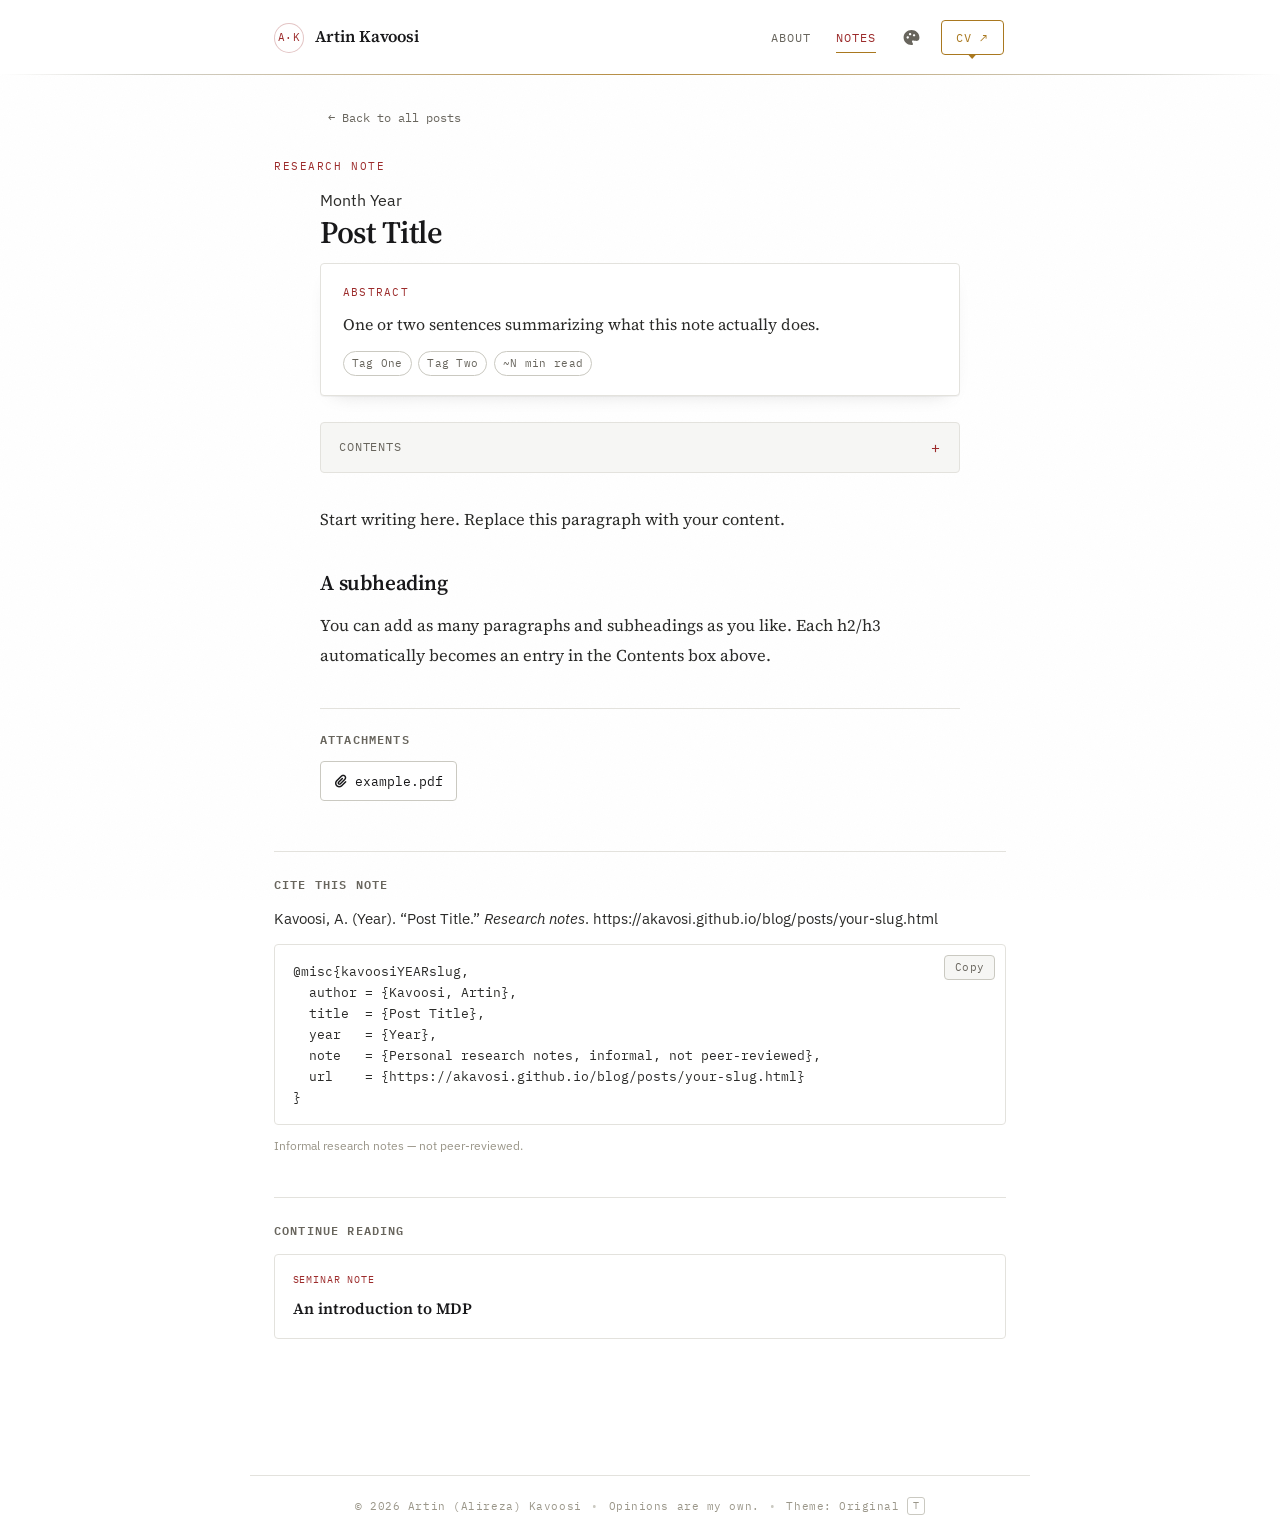
<file: blog/posts/_template.html>
<!DOCTYPE html>
<html lang="en">

<head>
  <meta charset="UTF-8">


  <title>Post Title — Artin Kavoosi</title>
  <meta name="viewport" content="width=device-width, initial-scale=1">
  <meta name="description" content="Post summary goes here.">
  <meta name="theme-color" content="#ffffff">
  <script>/* Theme boot: apply the saved theme before first paint (see themes.js) */(function(){var d=document.documentElement,t,s;try{t=localStorage.getItem("ak-site-theme");s=localStorage.getItem("ak-site-scheme")}catch(e){}if(!/^[a-z0-9-]{1,40}$/.test(t||"")){t=window.matchMedia&&matchMedia("(prefers-color-scheme: dark)").matches?"tokyo-night":"original";s=t=="original"?"light":"dark"}d.setAttribute("data-theme",t);d.setAttribute("data-scheme",s=="dark"?"dark":"light")})()</script>
  <link rel="alternate" type="application/rss+xml" title="Artin Kavoosi — Research Notes" href="../feed.xml">

  <link rel="icon" type="image/png" sizes="32x32" href="../../favicon.png">
  <link rel="shortcut icon" type="image/png" href="../../favicon.png">

  <link rel="preconnect" href="https://fonts.googleapis.com">
  <link rel="preconnect" href="https://fonts.gstatic.com" crossorigin>
  <link href="https://fonts.googleapis.com/css2?family=Fraunces:ital,opsz,wght@0,9..144,400;0,9..144,500;0,9..144,600;0,9..144,700;1,9..144,400;1,9..144,500&amp;family=Source+Serif+4:opsz,wght@8..60,400;8..60,500;8..60,600;8..60,700&amp;family=IBM+Plex+Mono:wght@400;500&amp;family=IBM+Plex+Sans:wght@300;400;500;600&amp;display=swap" rel="stylesheet">
  <link rel="stylesheet" href="https://cdnjs.cloudflare.com/ajax/libs/font-awesome/6.5.1/css/all.min.css">

  <link rel="stylesheet" href="../../style.css">
  <link rel="stylesheet" href="../blog.css">
  <link rel="stylesheet" href="../../themes.css">

  <!-- If this post needs math, uncomment MathJax:
  <script>
    window.MathJax = {
      tex: { inlineMath: [['\\(', '\\)']], displayMath: [['\\[', '\\]']] },
      svg: { fontCache: 'global' }
    };
  </script>
  <script src="https://cdnjs.cloudflare.com/ajax/libs/mathjax/3.2.2/es5/tex-mml-chtml.min.js" defer></script>
  -->
</head>

<body class="notes">

  <script>
    if (!window.matchMedia || !window.matchMedia('(prefers-reduced-motion: reduce)').matches) {
      document.documentElement.classList.add('js-ready');
    }
  </script>

  <a href="#main" class="skip-link">Skip to content</a>
  <div class="grain" aria-hidden="true"></div>

  <header class="site-header">
    <div class="header-inner">
      <a href="../../index.html" class="branding" aria-label="Artin Kavoosi — home">
        <span class="monogram" aria-hidden="true">A·K</span>
        <span class="brand-name">Artin Kavoosi</span>
      </a>

              <nav class="nav-links" aria-label="Primary">
          <a href="../../index.html#about">About</a>
          <a href="../index.html" class="active">Notes</a>
          <button type="button" class="theme-btn" data-theme-picker aria-haspopup="dialog" aria-expanded="false" aria-label="Change website theme"><svg viewBox="0 0 24 24" aria-hidden="true"><path fill="currentColor" fill-rule="evenodd" clip-rule="evenodd" d="M2 12C2 6.71457 6.51697 2.5 12 2.5C17.483 2.5 22 6.71457 22 12C22 13.8878 21.4937 15.1519 20.4345 15.8123C19.4491 16.4266 18.2002 16.3605 17.1496 16.2236C16.7813 16.1757 16.397 16.1121 16.0307 16.0515C15.8617 16.0235 15.6965 15.9962 15.5384 15.9713C15.0184 15.8895 14.5499 15.8295 14.1335 15.8234C13.298 15.8112 12.8925 16.0091 12.671 16.4526C12.539 16.7171 12.5395 17.0363 12.6858 17.4705C12.8149 17.8538 13.0214 18.2277 13.2435 18.63C13.2828 18.7012 13.3226 18.7734 13.3626 18.8465C13.4857 19.0721 13.6169 19.3217 13.7077 19.5624C13.7926 19.7875 13.8875 20.117 13.8161 20.466C13.7303 20.8858 13.4434 21.1713 13.0891 21.3241C12.7768 21.4588 12.3992 21.5 12 21.5C6.51697 21.5 2 17.2854 2 12ZM10.25 6.25C9.42157 6.25 8.75 6.92157 8.75 7.75C8.75 8.57843 9.42157 9.25 10.25 9.25C11.0784 9.25 11.75 8.57843 11.75 7.75C11.75 6.92157 11.0784 6.25 10.25 6.25ZM7.25 10.5C6.42157 10.5 5.75 11.1716 5.75 12C5.75 12.8284 6.42157 13.5 7.25 13.5C8.07843 13.5 8.75 12.8284 8.75 12C8.75 11.1716 8.07843 10.5 7.25 10.5ZM15.25 7.75C14.4216 7.75 13.75 8.42157 13.75 9.25C13.75 10.0784 14.4216 10.75 15.25 10.75C16.0784 10.75 16.75 10.0784 16.75 9.25C16.75 8.42157 16.0784 7.75 15.25 7.75Z"/></svg><span class="theme-btn-tip" aria-hidden="true">Change website theme<kbd>T</kbd></span></button>
          <a href="../../cv.pdf" class="nav-primary" target="_blank" rel="noopener" aria-label="Curriculum Vitae (PDF, opens in new tab)">CV ↗</a>
        </nav>
    </div>
  </header>

  <main class="page" id="main">
    <div class="page-inner">

      <a href="../index.html" class="post-back">&larr; Back to all posts</a>

      <!-- TODO: pick a kicker that describes the kind of note this is:
           "Research Note" (original results) · "Technical Note" (write-up of a derivation/proof)
           "Seminar Note" (recap of a talk) · "Companion · Interactive" (pairs with another post) -->
      <span class="note-kicker">Research Note</span>

      <article class="post-article">
        <header class="post-article-header">
          <!-- TODO: set the date -->
          <span class="post-meta">Month Year</span>
          <!-- TODO: set the heading -->
          <h1>Post Title</h1>
        </header>

        <!-- TODO: write a 1-2 sentence abstract — this also becomes the excerpt on the index page and in feed.xml -->
        <div class="note-abstract">
          <span class="note-abstract-label">Abstract</span>
          <p>One or two sentences summarizing what this note actually does.</p>
          <div class="note-abstract-tags">
            <!-- TODO: 2-3 tags, reused from other posts where possible so they stay meaningful as filters -->
            <span class="tag-pill">Tag One</span>
            <span class="tag-pill">Tag Two</span>
            <span class="tag-pill">~N min read</span>
          </div>
        </div>

        <!-- Table of contents fills in automatically from the h2/h3 below — no need to edit this block.
             It hides itself automatically if the post has fewer than two headings. -->
        <details class="note-toc" id="note-toc">
          <summary>Contents</summary>
          <ol class="note-toc-list" id="note-toc-list"></ol>
        </details>

        <div class="post-article-body">
          <!-- TODO: write the post body. Plain HTML: <p>, <h2>, <h3>, <ul>, <blockquote>, <code>, <pre>, <img> all work. -->
          <p>
            Start writing here. Replace this paragraph with your content.
          </p>

          <h2>A subheading</h2>
          <p>
            You can add as many paragraphs and subheadings as you like. Each h2/h3 automatically
            becomes an entry in the Contents box above.
          </p>

          <!-- Recommended for research/technical notes: a short numbered reference list, and an
               "open questions" note at the end — both go a long way toward reading as scholarship
               rather than a tutorial. Delete either if it doesn't fit the post.
          <h2>References</h2>
          <ol>
            <li>Author, A. (Year). Title. Venue.</li>
          </ol>

          <h2>Open questions</h2>
          <p>What you'd try next, or what you're still unsure about.</p>
          -->
        </div>

        <!-- Optional: attach files (PDFs, datasets, slides, etc.)
             Put the files in blog/files/ and list them here. Delete this
             block entirely if a post has no attachments. -->
        <div class="post-attachments">
          <h3>Attachments</h3>
          <a class="attachment-link" href="../files/example.pdf" target="_blank" rel="noopener">
            <i class="fas fa-paperclip" aria-hidden="true"></i>
            <span>example.pdf</span>
          </a>
        </div>

      </article>

      <!-- Optional: if this post is part of a numbered series, add a series-nav block here.
           See any of the OR Visualizations posts, the MDP series posts, or the SQEP posts
           for a working example — copy one and update the labels/hrefs/is-current.
      <nav class="series-nav" aria-label="[Series name] series navigation">
        <span class="series-nav-label">[Series Name]</span>
        <ol class="series-nav-parts">
          <li><span class="series-part-num">01</span><a href="other-post.html">Other Post Title</a></li>
          <li class="is-current"><span class="series-part-num">02</span><span>Post Title</span></li>
        </ol>
        <div class="series-nav-pager">
          <a href="other-post.html">&larr; Previous: Other Post Title</a>
          <span class="series-nav-none">Next &rarr;</span>
        </div>
      </nav>
      -->

      <!-- TODO: update the citation with the real title/year/slug -->
      <div class="note-cite">
        <h3>Cite this note</h3>
        <p class="note-cite-line">Kavoosi, A. (Year). &ldquo;Post Title.&rdquo; <em>Research notes</em>. https://akavosi.github.io/blog/posts/your-slug.html</p>
        <div class="note-cite-box">
          <button class="note-cite-copy" type="button">Copy</button>
          <pre>@misc{kavoosiYEARslug,
  author = {Kavoosi, Artin},
  title  = {Post Title},
  year   = {Year},
  note   = {Personal research notes, informal, not peer-reviewed},
  url    = {https://akavosi.github.io/blog/posts/your-slug.html}
}</pre>
        </div>
        <p class="note-cite-note">Informal research notes — not peer-reviewed.</p>
      </div>

      <!-- TODO: link 1-2 related posts -->
      <div class="note-related">
        <h3>Continue reading</h3>
        <div class="note-related-grid">
          <a class="note-related-card" href="mdp.html">
            <span class="note-related-kicker">Seminar Note</span>
            <span class="note-related-title">An introduction to MDP</span>
          </a>
        </div>
      </div>

    </div>
  </main>

  <footer class="site-footer">
    <span>© <span id="year"></span> Artin (Alireza) Kavoosi</span>
    <span class="footer-disclaimer">Opinions are my own.</span>
    <button type="button" class="footer-theme" data-theme-picker aria-haspopup="dialog" aria-expanded="false">Theme: <span data-theme-name>Original</span><kbd aria-hidden="true">T</kbd></button>
  </footer>

  <script>
    document.getElementById("year").textContent = new Date().getFullYear();
  </script>
  <script src="../notes.js" defer></script>
  <script src="../../themes.js" defer></script>
</body>

</html>
</file>
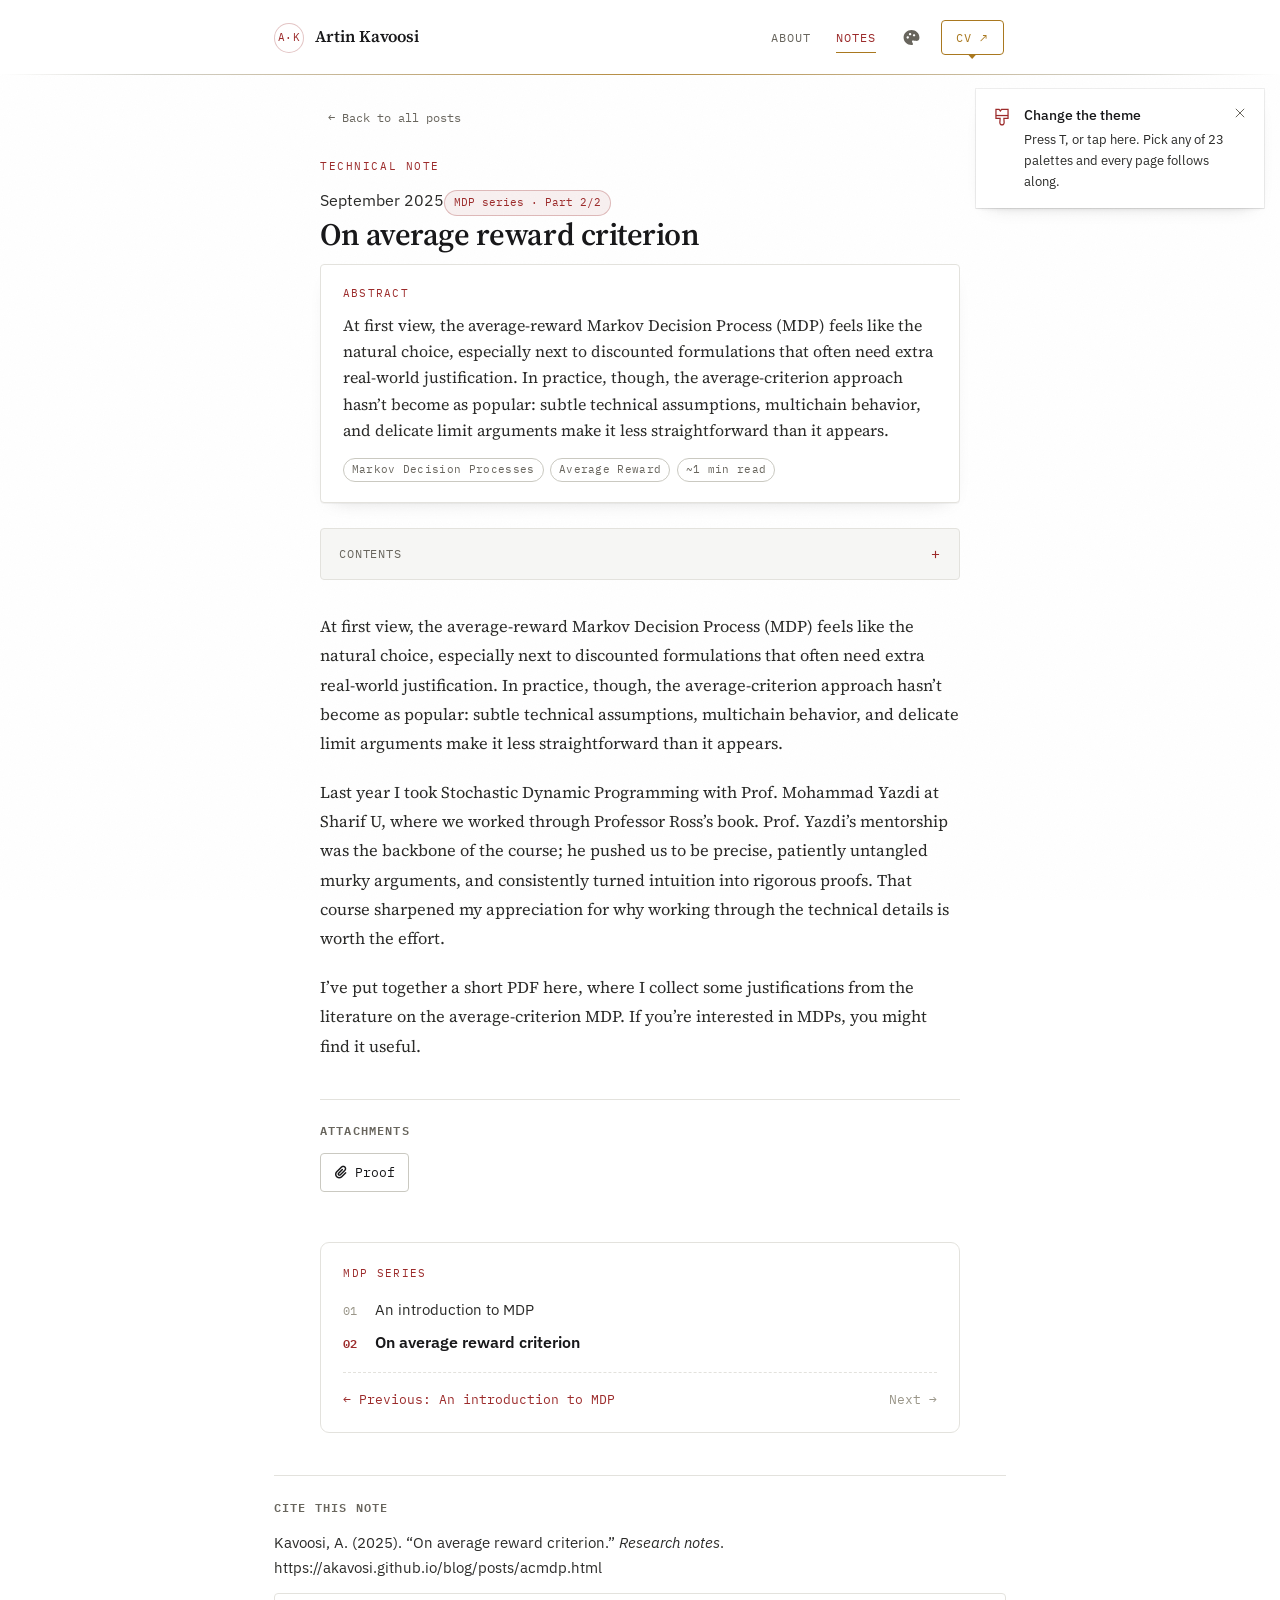
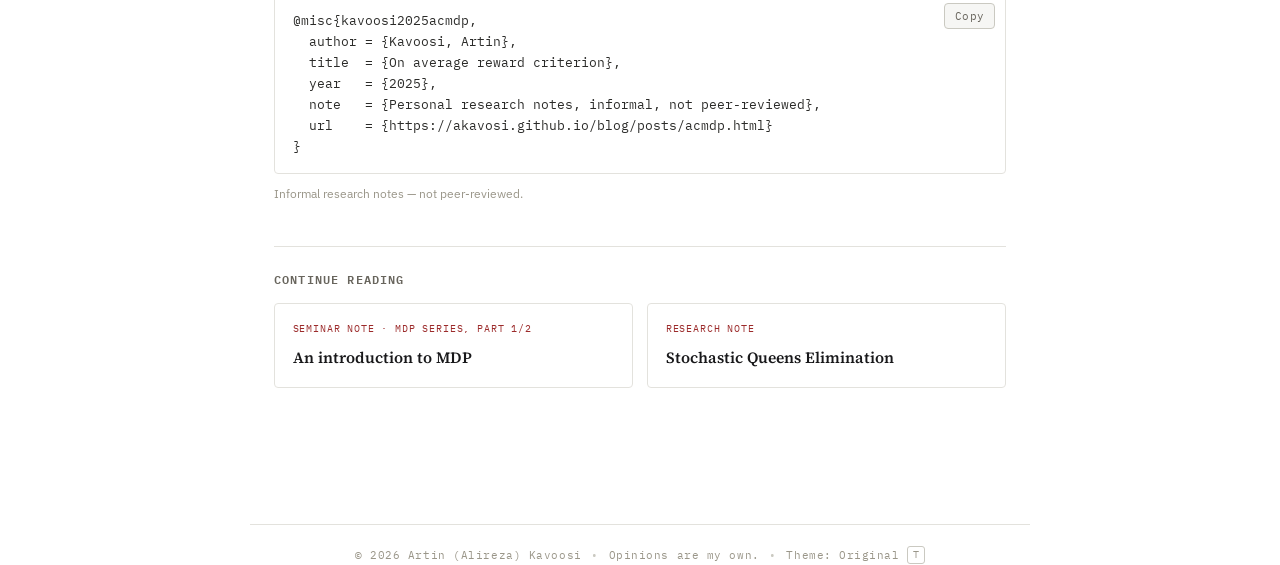
<file: blog/posts/acmdp.html>
<!DOCTYPE html>
<html lang="en">

<head>
  <meta charset="UTF-8">


  <title>On average reward criterion — Artin Kavoosi</title>
  <meta name="viewport" content="width=device-width, initial-scale=1">
  <meta name="description" content="Notes on the average-reward Markov Decision Process criterion: why it is less popular than discounted formulations, and a short PDF collecting justifications from the literature.">
  <meta name="theme-color" content="#ffffff">
  <script>/* Theme boot: apply the saved theme before first paint (see themes.js) */(function(){var d=document.documentElement,t,s;try{t=localStorage.getItem("ak-site-theme");s=localStorage.getItem("ak-site-scheme")}catch(e){}if(!/^[a-z0-9-]{1,40}$/.test(t||"")){t=window.matchMedia&&matchMedia("(prefers-color-scheme: dark)").matches?"tokyo-night":"original";s=t=="original"?"light":"dark"}d.setAttribute("data-theme",t);d.setAttribute("data-scheme",s=="dark"?"dark":"light")})()</script>
  <link rel="alternate" type="application/rss+xml" title="Artin Kavoosi — Research Notes" href="../feed.xml">

  <link rel="icon" type="image/png" sizes="32x32" href="../../favicon.png">
  <link rel="shortcut icon" type="image/png" href="../../favicon.png">

  <link rel="preconnect" href="https://fonts.googleapis.com">
  <link rel="preconnect" href="https://fonts.gstatic.com" crossorigin>
  <link href="https://fonts.googleapis.com/css2?family=Fraunces:ital,opsz,wght@0,9..144,400;0,9..144,500;0,9..144,600;0,9..144,700;1,9..144,400;1,9..144,500&amp;family=Source+Serif+4:opsz,wght@8..60,400;8..60,500;8..60,600;8..60,700&amp;family=IBM+Plex+Mono:wght@400;500&amp;family=IBM+Plex+Sans:wght@300;400;500;600&amp;display=swap" rel="stylesheet">
  <link rel="stylesheet" href="https://cdnjs.cloudflare.com/ajax/libs/font-awesome/6.5.1/css/all.min.css">

  <link rel="stylesheet" href="../../style.css">
  <link rel="stylesheet" href="../blog.css">
  <link rel="stylesheet" href="../../themes.css">
</head>

<body class="notes">

  <a href="#main" class="skip-link">Skip to content</a>
  <div class="grain" aria-hidden="true"></div>

  <header class="site-header">
    <div class="header-inner">
      <a href="../../index.html" class="branding" aria-label="Artin Kavoosi — home">
        <span class="monogram" aria-hidden="true">A·K</span>
        <span class="brand-name">Artin Kavoosi</span>
      </a>

              <nav class="nav-links" aria-label="Primary">
          <a href="../../index.html#about">About</a>
          <a href="../index.html" class="active">Notes</a>
          <button type="button" class="theme-btn" data-theme-picker aria-haspopup="dialog" aria-expanded="false" aria-label="Change website theme"><svg viewBox="0 0 24 24" aria-hidden="true"><path fill="currentColor" fill-rule="evenodd" clip-rule="evenodd" d="M2 12C2 6.71457 6.51697 2.5 12 2.5C17.483 2.5 22 6.71457 22 12C22 13.8878 21.4937 15.1519 20.4345 15.8123C19.4491 16.4266 18.2002 16.3605 17.1496 16.2236C16.7813 16.1757 16.397 16.1121 16.0307 16.0515C15.8617 16.0235 15.6965 15.9962 15.5384 15.9713C15.0184 15.8895 14.5499 15.8295 14.1335 15.8234C13.298 15.8112 12.8925 16.0091 12.671 16.4526C12.539 16.7171 12.5395 17.0363 12.6858 17.4705C12.8149 17.8538 13.0214 18.2277 13.2435 18.63C13.2828 18.7012 13.3226 18.7734 13.3626 18.8465C13.4857 19.0721 13.6169 19.3217 13.7077 19.5624C13.7926 19.7875 13.8875 20.117 13.8161 20.466C13.7303 20.8858 13.4434 21.1713 13.0891 21.3241C12.7768 21.4588 12.3992 21.5 12 21.5C6.51697 21.5 2 17.2854 2 12ZM10.25 6.25C9.42157 6.25 8.75 6.92157 8.75 7.75C8.75 8.57843 9.42157 9.25 10.25 9.25C11.0784 9.25 11.75 8.57843 11.75 7.75C11.75 6.92157 11.0784 6.25 10.25 6.25ZM7.25 10.5C6.42157 10.5 5.75 11.1716 5.75 12C5.75 12.8284 6.42157 13.5 7.25 13.5C8.07843 13.5 8.75 12.8284 8.75 12C8.75 11.1716 8.07843 10.5 7.25 10.5ZM15.25 7.75C14.4216 7.75 13.75 8.42157 13.75 9.25C13.75 10.0784 14.4216 10.75 15.25 10.75C16.0784 10.75 16.75 10.0784 16.75 9.25C16.75 8.42157 16.0784 7.75 15.25 7.75Z"/></svg><span class="theme-btn-tip" aria-hidden="true">Change website theme<kbd>T</kbd></span></button>
          <a href="../../cv.pdf" class="nav-primary" target="_blank" rel="noopener" aria-label="Curriculum Vitae (PDF, opens in new tab)">CV ↗</a>
        </nav>
    </div>
  </header>

  <main class="page" id="main">
    <div class="page-inner">

        <a href="../index.html" class="post-back">&larr; Back to all posts</a>

        <article class="post-article">
      <span class="note-kicker">Technical Note</span>

      <header class="post-article-header">
        <span class="post-meta">September 2025<span class="series-badge">MDP series &middot; Part 2/2</span></span>
        <h1>On average reward criterion</h1>
      </header>

      <div class="note-abstract">
        <span class="note-abstract-label">Abstract</span>
        <p>At first view, the average-reward Markov Decision Process (MDP) feels like the natural choice, especially next to discounted formulations that often need extra real-world justification. In practice, though, the average-criterion approach hasn’t become as popular: subtle technical assumptions, multichain behavior, and delicate limit arguments make it less straightforward than it appears.</p>
        <div class="note-abstract-tags">
            <span class="tag-pill">Markov Decision Processes</span>
            <span class="tag-pill">Average Reward</span>
          <span class="tag-pill">~1 min read</span>
        </div>
      </div>

      <details class="note-toc" id="note-toc">
        <summary>Contents</summary>
        <ol class="note-toc-list" id="note-toc-list"></ol>
      </details>

          <div class="post-article-body">
            <p>
              At first view, the average-reward Markov Decision Process (MDP) feels like the natural choice, 
              especially next to discounted formulations that often need extra real-world justification. In practice, though, 
              the average-criterion approach hasn’t become as popular: subtle technical assumptions, multichain behavior, and 
              delicate limit arguments make it less straightforward than it appears.

            </p>

            <p>
              Last year I took Stochastic Dynamic Programming with Prof. Mohammad Yazdi at Sharif U, 
              where we worked through Professor Ross’s book. Prof. Yazdi’s mentorship was the backbone of the course; 
              he pushed us to be precise, patiently untangled murky arguments, and consistently turned intuition into rigorous proofs. 
              That course sharpened my appreciation for why working through the technical details is worth the effort.
            </p>

            <p>
              I’ve put together a short PDF here, where I collect some justifications from the literature on the average-criterion MDP. 
              If you’re interested in MDPs, you might find it useful.
            </p>
          </div>

          <div class="post-attachments">
            <h3>Attachments</h3>
            <a class="attachment-link" href="../files/MDP.pdf" target="_blank" rel="noopener">
              <i class="fas fa-paperclip" aria-hidden="true"></i>
              <span>Proof</span>
            </a>
          </div>

        </article>

      <nav class="series-nav" aria-label="MDP series navigation">
        <span class="series-nav-label">MDP Series</span>
        <ol class="series-nav-parts">
          <li><span class="series-part-num">01</span><a href="mdp.html">An introduction to MDP</a></li>
          <li class="is-current"><span class="series-part-num">02</span><span>On average reward criterion</span></li>
        </ol>
        <div class="series-nav-pager">
          <a href="mdp.html">&larr; Previous: An introduction to MDP</a>
          <span class="series-nav-none">Next &rarr;</span>
        </div>
      </nav>

      <div class="note-cite">
        <h3>Cite this note</h3>
        <p class="note-cite-line">Kavoosi, A. (2025). &ldquo;On average reward criterion.&rdquo; <em>Research notes</em>. https://akavosi.github.io/blog/posts/acmdp.html</p>
        <div class="note-cite-box">
          <button class="note-cite-copy" type="button">Copy</button>
          <pre>@misc{kavoosi2025acmdp,
  author = {Kavoosi, Artin},
  title  = {On average reward criterion},
  year   = {2025},
  note   = {Personal research notes, informal, not peer-reviewed},
  url    = {https://akavosi.github.io/blog/posts/acmdp.html}
}</pre>
        </div>
        <p class="note-cite-note">Informal research notes — not peer-reviewed.</p>
      </div>

      <div class="note-related">
        <h3>Continue reading</h3>
        <div class="note-related-grid">
          <a class="note-related-card" href="mdp.html">
            <span class="note-related-kicker">Seminar Note · MDP series, Part 1/2</span>
            <span class="note-related-title">An introduction to MDP</span>
          </a>
          <a class="note-related-card" href="sqep.html">
            <span class="note-related-kicker">Research Note</span>
            <span class="note-related-title">Stochastic Queens Elimination</span>
          </a>
        </div>
      </div>

    </div>
  </main>

  <footer class="site-footer">
    <span>© <span id="year"></span> Artin (Alireza) Kavoosi</span>
    <span class="footer-disclaimer">Opinions are my own.</span>
    <button type="button" class="footer-theme" data-theme-picker aria-haspopup="dialog" aria-expanded="false">Theme: <span data-theme-name>Original</span><kbd aria-hidden="true">T</kbd></button>
  </footer>

  <script>
    document.getElementById("year").textContent = new Date().getFullYear();
  </script>
  <script src="../notes.js" defer></script>
  <script src="../../themes.js" defer></script>
</body>

</html>
</file>
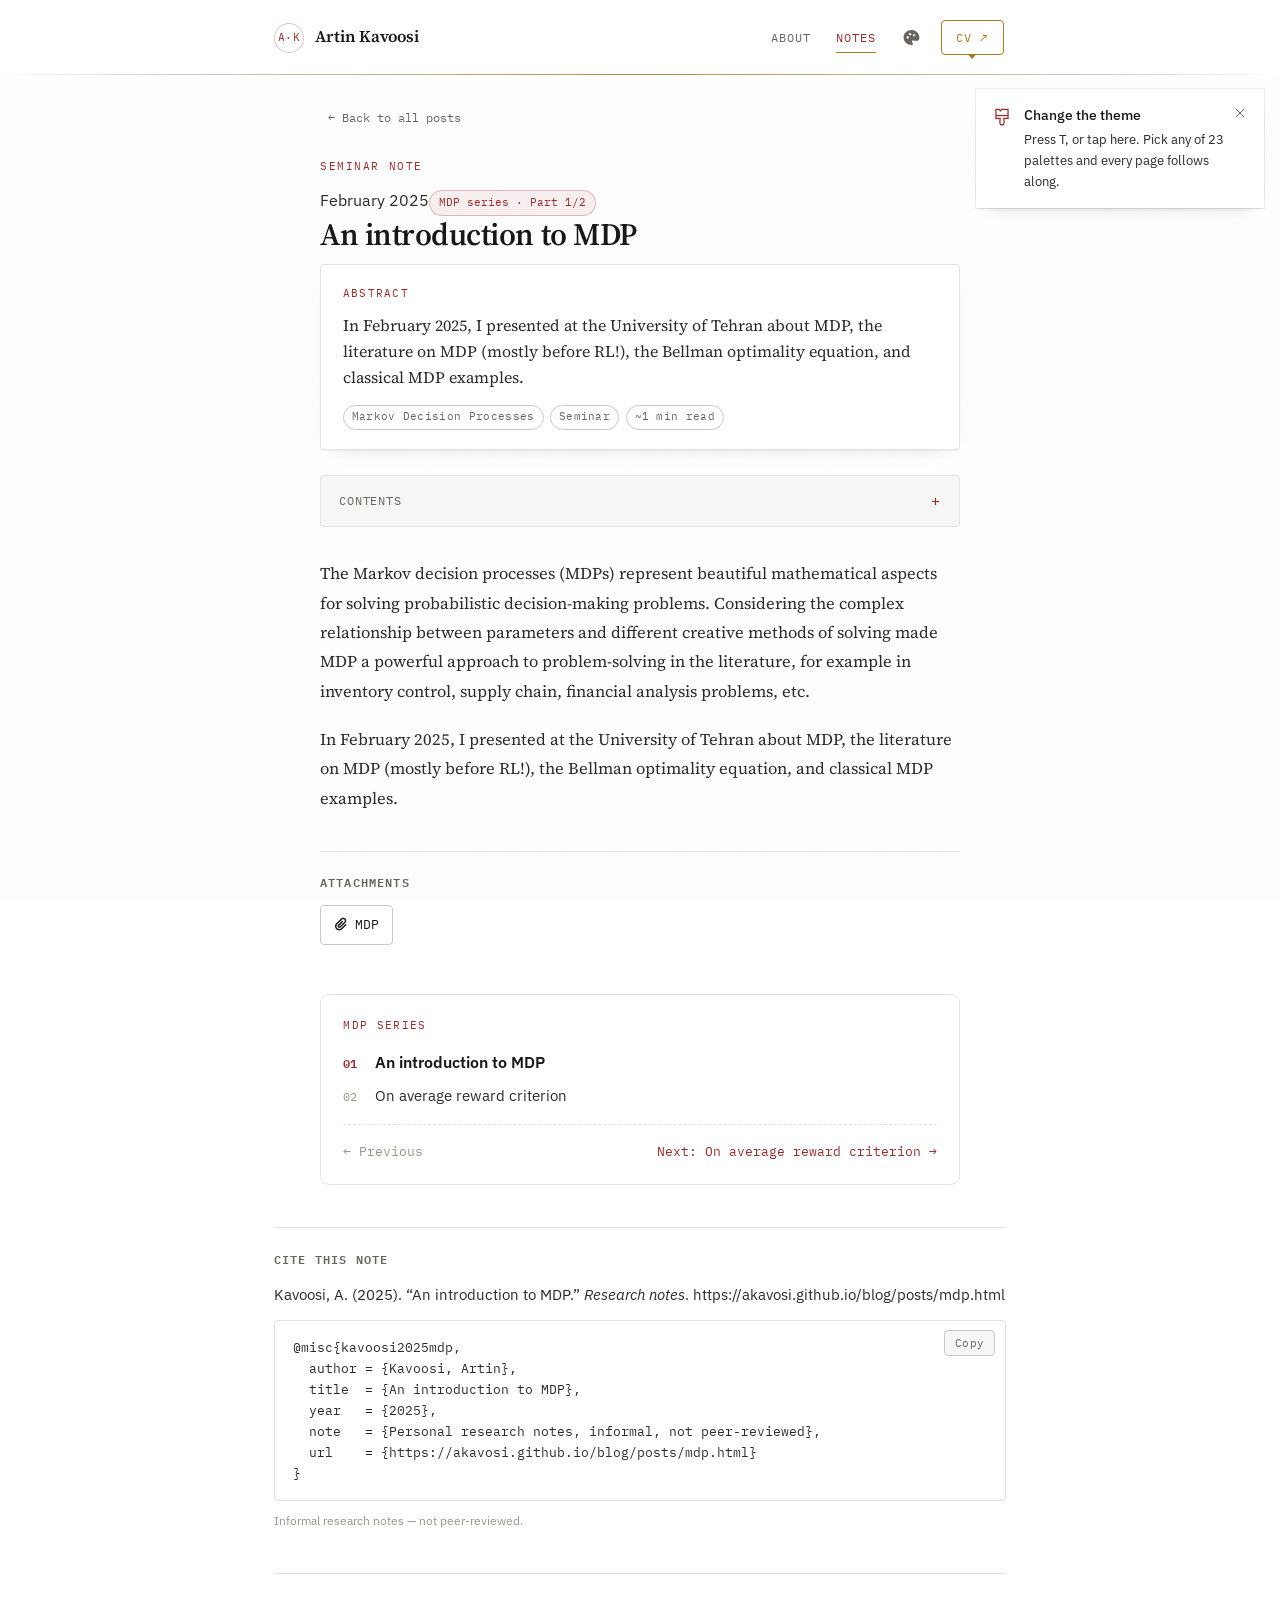
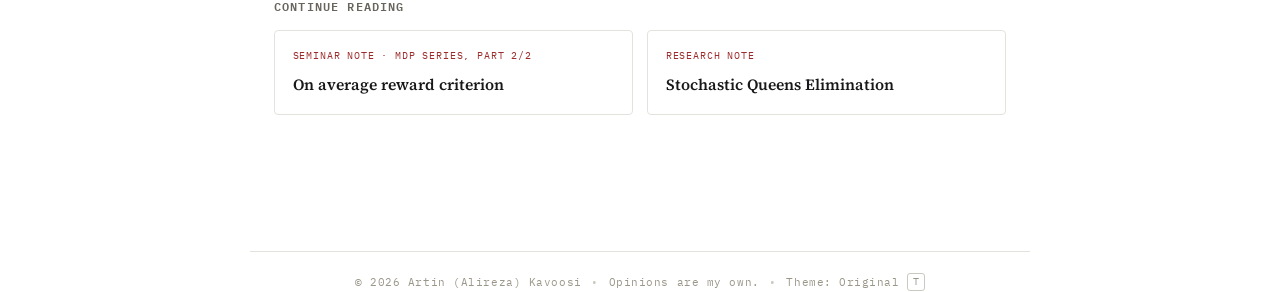
<file: blog/posts/mdp.html>
<!DOCTYPE html>
<html lang="en">

<head>
  <meta charset="UTF-8">


  <title>An introduction to MDP — Artin Kavoosi</title>
  <meta name="viewport" content="width=device-width, initial-scale=1">
  <meta name="description" content="A February 2025 presentation at the University of Tehran on Markov Decision Processes: the MDP literature, the Bellman optimality equation, and classical examples.">
  <meta name="theme-color" content="#ffffff">
  <script>/* Theme boot: apply the saved theme before first paint (see themes.js) */(function(){var d=document.documentElement,t,s;try{t=localStorage.getItem("ak-site-theme");s=localStorage.getItem("ak-site-scheme")}catch(e){}if(!/^[a-z0-9-]{1,40}$/.test(t||"")){t=window.matchMedia&&matchMedia("(prefers-color-scheme: dark)").matches?"tokyo-night":"original";s=t=="original"?"light":"dark"}d.setAttribute("data-theme",t);d.setAttribute("data-scheme",s=="dark"?"dark":"light")})()</script>
  <link rel="alternate" type="application/rss+xml" title="Artin Kavoosi — Research Notes" href="../feed.xml">

  <link rel="icon" type="image/png" sizes="32x32" href="../../favicon.png">
  <link rel="shortcut icon" type="image/png" href="../../favicon.png">

  <link rel="preconnect" href="https://fonts.googleapis.com">
  <link rel="preconnect" href="https://fonts.gstatic.com" crossorigin>
  <link href="https://fonts.googleapis.com/css2?family=Fraunces:ital,opsz,wght@0,9..144,400;0,9..144,500;0,9..144,600;0,9..144,700;1,9..144,400;1,9..144,500&amp;family=Source+Serif+4:opsz,wght@8..60,400;8..60,500;8..60,600;8..60,700&amp;family=IBM+Plex+Mono:wght@400;500&amp;family=IBM+Plex+Sans:wght@300;400;500;600&amp;display=swap" rel="stylesheet">
  <link rel="stylesheet" href="https://cdnjs.cloudflare.com/ajax/libs/font-awesome/6.5.1/css/all.min.css">

  <link rel="stylesheet" href="../../style.css">
  <link rel="stylesheet" href="../blog.css">
  <link rel="stylesheet" href="../../themes.css">
</head>

<body class="notes">

  <a href="#main" class="skip-link">Skip to content</a>
  <div class="grain" aria-hidden="true"></div>

  <header class="site-header">
    <div class="header-inner">
      <a href="../../index.html" class="branding" aria-label="Artin Kavoosi — home">
        <span class="monogram" aria-hidden="true">A·K</span>
        <span class="brand-name">Artin Kavoosi</span>
      </a>

              <nav class="nav-links" aria-label="Primary">
          <a href="../../index.html#about">About</a>
          <a href="../index.html" class="active">Notes</a>
          <button type="button" class="theme-btn" data-theme-picker aria-haspopup="dialog" aria-expanded="false" aria-label="Change website theme"><svg viewBox="0 0 24 24" aria-hidden="true"><path fill="currentColor" fill-rule="evenodd" clip-rule="evenodd" d="M2 12C2 6.71457 6.51697 2.5 12 2.5C17.483 2.5 22 6.71457 22 12C22 13.8878 21.4937 15.1519 20.4345 15.8123C19.4491 16.4266 18.2002 16.3605 17.1496 16.2236C16.7813 16.1757 16.397 16.1121 16.0307 16.0515C15.8617 16.0235 15.6965 15.9962 15.5384 15.9713C15.0184 15.8895 14.5499 15.8295 14.1335 15.8234C13.298 15.8112 12.8925 16.0091 12.671 16.4526C12.539 16.7171 12.5395 17.0363 12.6858 17.4705C12.8149 17.8538 13.0214 18.2277 13.2435 18.63C13.2828 18.7012 13.3226 18.7734 13.3626 18.8465C13.4857 19.0721 13.6169 19.3217 13.7077 19.5624C13.7926 19.7875 13.8875 20.117 13.8161 20.466C13.7303 20.8858 13.4434 21.1713 13.0891 21.3241C12.7768 21.4588 12.3992 21.5 12 21.5C6.51697 21.5 2 17.2854 2 12ZM10.25 6.25C9.42157 6.25 8.75 6.92157 8.75 7.75C8.75 8.57843 9.42157 9.25 10.25 9.25C11.0784 9.25 11.75 8.57843 11.75 7.75C11.75 6.92157 11.0784 6.25 10.25 6.25ZM7.25 10.5C6.42157 10.5 5.75 11.1716 5.75 12C5.75 12.8284 6.42157 13.5 7.25 13.5C8.07843 13.5 8.75 12.8284 8.75 12C8.75 11.1716 8.07843 10.5 7.25 10.5ZM15.25 7.75C14.4216 7.75 13.75 8.42157 13.75 9.25C13.75 10.0784 14.4216 10.75 15.25 10.75C16.0784 10.75 16.75 10.0784 16.75 9.25C16.75 8.42157 16.0784 7.75 15.25 7.75Z"/></svg><span class="theme-btn-tip" aria-hidden="true">Change website theme<kbd>T</kbd></span></button>
          <a href="../../cv.pdf" class="nav-primary" target="_blank" rel="noopener" aria-label="Curriculum Vitae (PDF, opens in new tab)">CV ↗</a>
        </nav>
    </div>
  </header>

  <main class="page" id="main">
    <div class="page-inner">

        <a href="../index.html" class="post-back">&larr; Back to all posts</a>

        <article class="post-article">
      <span class="note-kicker">Seminar Note</span>

      <header class="post-article-header">
        <span class="post-meta">February 2025<span class="series-badge">MDP series &middot; Part 1/2</span></span>
        <h1>An introduction to MDP</h1>
      </header>

      <div class="note-abstract">
        <span class="note-abstract-label">Abstract</span>
        <p>In February 2025, I presented at the University of Tehran about MDP, the literature on MDP (mostly before RL!), the Bellman optimality equation, and classical MDP examples.</p>
        <div class="note-abstract-tags">
            <span class="tag-pill">Markov Decision Processes</span>
            <span class="tag-pill">Seminar</span>
          <span class="tag-pill">~1 min read</span>
        </div>
      </div>

      <details class="note-toc" id="note-toc">
        <summary>Contents</summary>
        <ol class="note-toc-list" id="note-toc-list"></ol>
      </details>

          <div class="post-article-body">
            <p>
              The Markov decision processes (MDPs) represent beautiful mathematical aspects for solving probabilistic decision-making problems. 
              Considering the complex relationship between parameters and different creative methods of solving made MDP a powerful approach to 
              problem-solving in the literature, for example in inventory control, supply chain, financial analysis problems, etc. 

            </p>

            
            <p>
              In February 2025, I presented at the University of Tehran about MDP, the literature on MDP (mostly before RL!), 
              the Bellman optimality equation, and classical MDP examples.
            </p>
          </div>

          <div class="post-attachments">
            <h3>Attachments</h3>
            <a class="attachment-link" href="../files/MDP_01.pdf" target="_blank" rel="noopener">
              <i class="fas fa-paperclip" aria-hidden="true"></i>
              <span>MDP</span>
            </a>
          </div>

        </article>

      <nav class="series-nav" aria-label="MDP series navigation">
        <span class="series-nav-label">MDP Series</span>
        <ol class="series-nav-parts">
          <li class="is-current"><span class="series-part-num">01</span><span>An introduction to MDP</span></li>
          <li><span class="series-part-num">02</span><a href="acmdp.html">On average reward criterion</a></li>
        </ol>
        <div class="series-nav-pager">
          <span class="series-nav-none">&larr; Previous</span>
          <a href="acmdp.html">Next: On average reward criterion &rarr;</a>
        </div>
      </nav>

      <div class="note-cite">
        <h3>Cite this note</h3>
        <p class="note-cite-line">Kavoosi, A. (2025). &ldquo;An introduction to MDP.&rdquo; <em>Research notes</em>. https://akavosi.github.io/blog/posts/mdp.html</p>
        <div class="note-cite-box">
          <button class="note-cite-copy" type="button">Copy</button>
          <pre>@misc{kavoosi2025mdp,
  author = {Kavoosi, Artin},
  title  = {An introduction to MDP},
  year   = {2025},
  note   = {Personal research notes, informal, not peer-reviewed},
  url    = {https://akavosi.github.io/blog/posts/mdp.html}
}</pre>
        </div>
        <p class="note-cite-note">Informal research notes — not peer-reviewed.</p>
      </div>

      <div class="note-related">
        <h3>Continue reading</h3>
        <div class="note-related-grid">
          <a class="note-related-card" href="acmdp.html">
            <span class="note-related-kicker">Seminar Note · MDP series, Part 2/2</span>
            <span class="note-related-title">On average reward criterion</span>
          </a>
          <a class="note-related-card" href="sqep.html">
            <span class="note-related-kicker">Research Note</span>
            <span class="note-related-title">Stochastic Queens Elimination</span>
          </a>
        </div>
      </div>

    </div>
  </main>

  <footer class="site-footer">
    <span>© <span id="year"></span> Artin (Alireza) Kavoosi</span>
    <span class="footer-disclaimer">Opinions are my own.</span>
    <button type="button" class="footer-theme" data-theme-picker aria-haspopup="dialog" aria-expanded="false">Theme: <span data-theme-name>Original</span><kbd aria-hidden="true">T</kbd></button>
  </footer>

  <script>
    document.getElementById("year").textContent = new Date().getFullYear();
  </script>
  <script src="../notes.js" defer></script>
  <script src="../../themes.js" defer></script>
</body>

</html>
</file>
<file: style.css>
:root {
  --bg-base:        #ffffff;
  --bg-elevated:    #ffffff;
  --bg-soft:        #f6f6f4;
  --bg-hover:       #ececea;

  --text-primary:   #1c1c1a;
  --text-body:      #3a3a36;
  --text-muted:     #75756e;
  --text-faint:     #a3a39a;

  --accent:         #2f3d63;
  --accent-bright:  #4d5f96;
  --accent-soft:    rgba(47, 61, 99, 0.08);
  --accent-line:    rgba(47, 61, 99, 0.28);

  --rule:           #e3e2dd;
  --rule-strong:    #cac9c1;

  --status-published: #3f7d4f;
  --status-review:    #b5792a;
  --status-submitted: #8a7c5c;

  --royal-gold:        #a9781f;
  --royal-gold-bright:  #c9a24b;
  --royal-felt:         #f5ecd2;

  --selection-bg:   rgba(47, 61, 99, 0.16);

  --shadow-soft:    0 1px 0 rgba(20,20,15,0.04), 0 8px 22px -14px rgba(20,20,15,0.14);
  --shadow-lift:    0 18px 40px -18px rgba(20,20,15,0.20);

  --font-display:   'Fraunces', 'Iowan Old Style', Georgia, serif;
  --font-body:      'IBM Plex Sans', system-ui, -apple-system, sans-serif;
  --font-mono:      'IBM Plex Mono', 'SF Mono', Menlo, monospace;

  --radius:         4px;
  --radius-lg:      9px;
  --maxw:           780px;
}

*, *::before, *::after { box-sizing: border-box; }
html, body { margin: 0; padding: 0; }

@media (prefers-reduced-motion: no-preference) {
  html { scroll-behavior: smooth; }
}
html { scroll-padding-top: 84px; }

body {
  font-family: var(--font-body);
  font-size: 16px;
  line-height: 1.7;
  color: var(--text-body);
  background-color: var(--bg-base);
  background-image: radial-gradient(circle, rgba(47, 61, 99, 0.06) 1px, transparent 1.3px);
  background-size: 26px 26px;
  -webkit-font-smoothing: antialiased;
  -moz-osx-font-smoothing: grayscale;
  text-rendering: optimizeLegibility;
}

::selection { background: var(--selection-bg); color: var(--text-primary); }

/* faint paper fiber, on top of the dot lattice */
.grain {
  position: fixed;
  inset: 0;
  pointer-events: none;
  z-index: 1;
  opacity: 0.05;
  mix-blend-mode: multiply;
  background-image: url("data:image/svg+xml;utf8,<svg xmlns='http://www.w3.org/2000/svg' width='200' height='200'><filter id='n'><feTurbulence type='fractalNoise' baseFrequency='0.85' numOctaves='2' stitchTiles='stitch'/><feColorMatrix values='0 0 0 0 0.1 0 0 0 0 0.08 0 0 0 0 0.03 0 0 0 0.5 0'/></filter><rect width='200' height='200' filter='url(%23n)'/></svg>");
}

.skip-link {
  position: absolute;
  top: -100px;
  left: 1rem;
  z-index: 100;
  padding: 0.55rem 0.9rem;
  background: var(--accent);
  color: var(--bg-elevated);
  font-family: var(--font-mono);
  font-size: 0.82rem;
  font-weight: 600;
  border-radius: var(--radius);
}
.skip-link:focus { top: 0.6rem; }

h1, h2, h3, h4, h5, h6 {
  font-family: var(--font-display);
  font-weight: 600;
  color: var(--text-primary);
  letter-spacing: -0.01em;
  line-height: 1.2;
  margin: 0;
}

em { font-style: italic; }
strong { color: var(--text-primary); font-weight: 600; }

a {
  color: var(--accent);
  text-decoration: none;
  background-image: linear-gradient(to right, var(--accent-bright), var(--accent));
  background-size: 0% 1px;
  background-repeat: no-repeat;
  background-position: 0 100%;
  transition: background-size 0.3s ease, color 0.18s ease;
}
a:hover, a:focus-visible {
  background-size: 100% 1px;
  color: var(--accent-bright);
}
a:focus-visible {
  outline: 2px solid var(--accent);
  outline-offset: 3px;
  border-radius: 2px;
}



.site-header {
  position: sticky;
  top: 0;
  z-index: 50;
  background-color: color-mix(in srgb, var(--bg-base) 92%, transparent);
  backdrop-filter: blur(10px) saturate(120%);
  -webkit-backdrop-filter: blur(10px) saturate(120%);
  border-bottom: none;
}


.site-header::after {
  content: "";
  position: absolute;
  left: 0;
  right: 0;
  bottom: 0;
  height: 1px;
  background: linear-gradient(
    90deg,
    transparent 0%,
    var(--rule-strong) 12%,
    var(--royal-gold) 50%,
    var(--rule-strong) 88%,
    transparent 100%
  );
  opacity: 0.85;
}

.header-inner {
  max-width: var(--maxw);
  margin: 0 auto;
  padding: 1.25rem 1.5rem;
  display: flex;
  align-items: center;
  justify-content: space-between;
  gap: 1.5rem;
}

.branding {
  display: flex;
  align-items: center;
  gap: 0.7rem;
  color: inherit;
  background: none;
}

.monogram {
  display: inline-grid;
  place-items: center;
  width: 30px;
  height: 30px;
  border: 1px solid var(--accent-line);
  border-radius: 50%;
  font-family: var(--font-mono);
  font-size: 0.66rem;
  letter-spacing: 0.02em;
  color: var(--accent);
  background: var(--bg-elevated);
  transition: transform 0.5s cubic-bezier(.2,.8,.2,1);
}
.branding:hover .monogram { color: var(--royal-gold); }

.brand-name {
  font-family: var(--font-display);
  font-weight: 600;
  font-size: 1.03rem;
  letter-spacing: -0.005em;
  color: var(--text-primary);
}

.nav-links {
  display: flex;
  align-items: center;
  gap: 0.15rem;
  font-family: var(--font-mono);
  font-size: 0.72rem;
}

.nav-links a {
  position: relative;
  margin: 0 0.15rem;
  padding: 0.45rem 0.55rem;
  color: var(--text-muted);
  text-transform: uppercase;
  letter-spacing: 0.09em;
  background: none;
  background-image: none;
  transition: color 0.2s ease;
}


.nav-links a::after {
  content: "";
  position: absolute;
  left: 50%;
  right: 50%;
  bottom: 0.1rem;
  height: 1px;
  background: var(--royal-gold);
  transition: left 0.25s cubic-bezier(.2,.7,.2,1), right 0.25s cubic-bezier(.2,.7,.2,1);
}
.nav-links a:hover,
.nav-links a:focus-visible,
.nav-links a.active {
  color: var(--text-primary);
}
.nav-links a:hover::after,
.nav-links a:focus-visible::after,
.nav-links a.active::after {
  left: 0.55rem;
  right: 0.55rem;
}

.nav-links .nav-primary {
  margin-left: 0.55rem;
  padding: 0.42rem 0.9rem;
  border: 1px solid var(--royal-gold);
  border-radius: var(--radius);
  color: var(--royal-gold);
  background-color: var(--bg-elevated);
  transition: background-color 0.2s ease, color 0.2s ease, border-color 0.2s ease;
}

.nav-links .nav-primary::after { content: none; }
.nav-links .nav-primary::before {
  content: "";
  position: absolute;
  left: 50%;
  bottom: -5px;
  width: 9px;
  height: 5px;
  transform: translateX(-50%);
  background: var(--royal-gold);
  clip-path: polygon(0 0, 100% 0, 50% 100%);
  transition: background-color 0.2s ease;
}
.nav-links .nav-primary:hover,
.nav-links .nav-primary:focus-visible {
  background-color: var(--royal-gold);
  color: var(--bg-elevated);
  border-color: var(--royal-gold);
}

@media (prefers-reduced-motion: no-preference) {
  .branding:hover .monogram { transform: rotate(180deg); }
  .award-card:hover { transform: translateX(2px); }
  .skill-chip:hover { transform: translateY(-1px); }
  .notebook-card:hover { transform: translateY(-2px); }
  .notebook-card:hover .notebook-card-read i { transform: translateX(3px); }
  .featured-post-banner:hover { transform: translateY(-1px); }
}

/* Graceful degradation for missing figures — see notes.js/home.js.
   Keeps a broken asset from ever showing a raw browser broken-image
   icon; shows a quiet on-brand placeholder instead. */
.img-fallback {
  position: relative;
  min-height: 140px;
  display: flex;
  align-items: center;
  justify-content: center;
  background-image: repeating-linear-gradient(135deg, var(--bg-soft), var(--bg-soft) 9px, var(--bg-hover) 9px, var(--bg-hover) 18px);
  border-radius: var(--radius);
}
.img-fallback img { display: none; }
.img-fallback::after {
  content: "Figure unavailable";
  font-family: var(--font-mono);
  font-size: 0.7rem;
  letter-spacing: 0.05em;
  color: var(--text-faint);
  background: var(--bg-elevated);
  padding: 0.3rem 0.7rem;
  border: 1px solid var(--rule);
  border-radius: 99px;
}
.img-fallback-inline { opacity: 0; position: absolute; }

.page { padding: 0 0 5rem; position: relative; z-index: 2; }

.page-inner {
  max-width: var(--maxw);
  margin: 0 auto;
  padding: 0 1.5rem;
}

.content { min-width: 0; }

/* =========================================================
   Hero
   ========================================================= */

.hero {
  padding: 3.4rem 0 3rem;
  text-align: left;
  position: relative;
}

.hero-top {
  display: grid;
  grid-template-columns: 220px minmax(0, 1fr);
  align-items: start;
  gap: 2.4rem;
  margin-bottom: 2.3rem;
}

.hero-portrait {
  grid-column: 1;
  display: flex;
  flex-direction: column;
  gap: 0.9rem;
}
.hero-photo {
  display: block;
  width: 100%;
  aspect-ratio: 4 / 5;
  border-radius: var(--radius);
  margin: 0;
  object-fit: cover;
  object-position: top center;
  border: 1px solid var(--rule-strong);
}

/* Small circular icon links under the portrait -- quieter than a row
   of labeled pill buttons, closer to a simple social-icon treatment. */
.hero-social {
  display: flex;
  flex-wrap: wrap;
  gap: 0.5rem;
}
.hero-social a {
  display: inline-flex;
  align-items: center;
  justify-content: center;
  width: 32px;
  height: 32px;
  border-radius: 50%;
  border: 1px solid var(--rule-strong);
  color: var(--text-muted);
  background: var(--bg-elevated);
  font-size: 0.86rem;
  background-image: none;
  transition: color 0.18s ease, border-color 0.18s ease, background-color 0.18s ease;
}
.hero-social a:hover, .hero-social a:focus-visible {
  color: var(--accent);
  border-color: var(--accent-line);
  background-color: var(--accent-soft);
}

.hero-intro {
  grid-column: 2;
  min-width: 0;
}

.hero h1 {
  font-size: 2.6rem;
  letter-spacing: -0.02em;
  margin-bottom: 1.1rem;
}

.hero-bio {
  max-width: 62ch;
  font-size: 1rem;
  line-height: 1.7;
  color: var(--text-body);
  margin: 0 0 1.05rem;
}

.hero-jump {
  display: flex;
  flex-wrap: wrap;
  align-items: center;
  gap: 0 0;
  font-family: var(--font-mono);
  font-size: 0.78rem;
  letter-spacing: 0.03em;
  color: var(--text-muted);
  margin: 1.4rem 0 0.7rem;
}
.hero-jump a { color: var(--text-muted); padding: 0.2rem 0.6rem 0.2rem 0; }
.hero-jump a:first-child { padding-left: 0; }
.hero-jump a:hover, .hero-jump a:focus-visible { color: var(--accent); }
.hero-jump a:not(:last-child)::after {
  content: "·";
  margin-left: 0.6rem;
  color: var(--rule-strong);
}

.hero-contact-line {
  font-family: var(--font-mono);
  font-size: 0.84rem;
  color: var(--text-muted);
}
.hero-contact-line a { color: var(--accent); }
.hero-contact-line a:hover { color: var(--accent-bright); }

/* News strip */
.news-strip {
  margin: 0 0 0;
  padding: 1.1rem 1.4rem;
  background: var(--bg-elevated);
  border: 1px solid var(--rule);
  border-radius: var(--radius-lg);
  text-align: left;
  box-shadow: var(--shadow-soft);
}
.news-strip-label {
  display: block;
  font-family: var(--font-mono);
  font-size: 0.66rem;
  letter-spacing: 0.14em;
  text-transform: uppercase;
  color: var(--accent);
  margin-bottom: 0.6rem;
}
.news-strip ul {
  list-style: none;
  margin: 0;
  padding: 0;
  display: flex;
  flex-direction: column;
  gap: 0.4rem;
}
.news-strip li {
  font-size: 0.88rem;
  color: var(--text-body);
  line-height: 1.5;
}
.news-strip .news-date {
  font-family: var(--font-mono);
  font-size: 0.74rem;
  color: var(--accent);
  font-weight: 600;
  margin-right: 0.35rem;
}

/* Featured post banner */
.featured-post-banner {
  display: flex;
  align-items: center;
  gap: 0.9rem;
  margin: 1rem 0 0;
  background: linear-gradient(135deg, var(--royal-felt), var(--bg-elevated));
  border: 1px solid var(--royal-gold);
  border-radius: var(--radius-lg);
  padding: 0.9rem 1.15rem;
  text-align: left;
  text-decoration: none;
  background-image: none;
  box-shadow: var(--shadow-soft);
  transition: transform 0.15s ease, box-shadow 0.2s ease;
}
.featured-post-banner:hover {
  box-shadow: var(--shadow-lift);
}
.featured-post-icon {
  flex: none;
  width: 32px;
  height: 32px;
  display: flex;
  align-items: center;
  justify-content: center;
  border-radius: 50%;
  background: linear-gradient(135deg, var(--royal-gold-bright), var(--royal-gold));
  color: var(--bg-elevated);
  font-size: 0.8rem;
}
.featured-post-text { display: flex; flex-direction: column; gap: 0.1rem; min-width: 0; }
.featured-post-kicker {
  font-family: var(--font-mono);
  font-size: 0.66rem;
  letter-spacing: 0.1em;
  text-transform: uppercase;
  color: var(--royal-gold);
}
.featured-post-title {
  font-family: var(--font-display);
  font-size: 0.98rem;
  font-weight: 600;
  color: var(--text-primary);
  line-height: 1.35;
}
.featured-post-arrow { margin-left: auto; color: var(--text-muted); flex: none; }
.featured-post-banner:hover .featured-post-arrow { color: var(--royal-gold); }



.section-thread {
  max-width: 640px;
  margin: 0 auto;
}

.section {
  max-width: 640px;
  margin: 0 auto 3.4rem;
  scroll-margin-top: 90px;
  position: relative;
}

.pull-quote {
  font-family: var(--font-display);
  font-style: italic;
  font-size: 1.32rem;
  line-height: 1.5;
  color: var(--text-primary);
  max-width: 52ch;
  margin: 1.6rem 0 0.4rem;
  padding-left: 1.2rem;
  border-left: 2px solid var(--royal-gold);
}

.section-head {
  display: flex;
  align-items: center;
  gap: 0.85rem;
  margin-bottom: 1.4rem;
  padding-bottom: 0.55rem;
  border-bottom: 1px solid var(--rule);
  position: relative;
}

.section-num {
  flex: none;
  width: 30px;
  height: 30px;
  display: inline-flex;
  align-items: center;
  justify-content: center;
  border-radius: 50%;
  border: 1px solid var(--accent-line);
  background: var(--bg-elevated);
  font-family: var(--font-display);
  font-style: italic;
  font-size: 0.82rem;
  color: var(--accent);
  box-shadow: 0 0 0 4px var(--bg-base);
}

.section h2 { font-size: 1.55rem; letter-spacing: -0.015em; }

.subsection-title {
  font-family: var(--font-mono);
  font-size: 0.7rem;
  letter-spacing: 0.13em;
  text-transform: uppercase;
  color: var(--text-muted);
  margin: 2rem 0 0.9rem;
  display: flex;
  align-items: center;
  gap: 0.65rem;
}
.subsection-title::before,
.subsection-title::after { content: ""; flex: 1; height: 1px; background: var(--rule); }
.subsection-title::before { flex: 0 0 16px; }
.subsection-title:first-child { margin-top: 0; }

.section p { margin: 0 0 1rem; font-size: 1rem; color: var(--text-body); }

.section p.lede {
  font-family: var(--font-display);
  font-size: 1.15rem;
  line-height: 1.65;
  color: var(--text-primary);
  margin-bottom: 1.1rem;
}


.lede.drop-cap::first-letter {
  font-family: var(--font-display);
  font-weight: 600;
  font-size: 3.4rem;
  float: left;
  line-height: 0.82;
  margin: 0.05em 0.09em 0 0;
  color: var(--royal-gold);
}

.research-note {
  padding: 1rem 1.2rem;
  background: var(--bg-elevated);
  border-left: 2px solid var(--accent);
  border-radius: 0 var(--radius) var(--radius) 0;
  margin: 1.2rem 0;
}
.research-note p { margin: 0; color: var(--text-body); font-size: 0.96rem; }

/* Status badges */
.status-badge {
  display: inline-flex;
  align-items: center;
  gap: 0.35rem;
  font-family: var(--font-mono);
  font-size: 0.63rem;
  letter-spacing: 0.07em;
  text-transform: uppercase;
  padding: 0.2rem 0.55rem;
  border-radius: 99px;
  border: 1px solid currentColor;
  white-space: nowrap;
}
.status-badge::before { content: ""; width: 6px; height: 6px; border-radius: 50%; background: currentColor; }
.status-badge.is-published { color: var(--status-published); }
.status-badge.is-review    { color: var(--status-review); }
.status-badge.is-submitted { color: var(--status-submitted); }
.status-badge.is-preprint  { color: var(--accent); }


.pub-list { list-style: none; padding: 0; margin: 0; display: flex; flex-direction: column; gap: 0.35rem; }

.pub-item {
  display: grid;
  grid-template-columns: 52px 1fr;
  gap: 1.1rem;
  padding: 1.05rem 0.7rem;
  border-top: 1px solid var(--rule);
  border-left: 2px solid transparent;
  border-radius: 0 var(--radius) var(--radius) 0;
  transition: border-left-color 0.2s ease, padding-left 0.2s ease, background-color 0.2s ease;
}
.pub-item:first-child { border-top: 0; padding-top: 0.4rem; }
.pub-item:last-child { border-bottom: 1px solid var(--rule); padding-bottom: 1.2rem; }
.pub-item:hover { border-left-color: var(--accent); padding-left: 1rem; background-color: var(--accent-soft); }
.pub-item:hover .pub-year { color: var(--accent); }

.pub-year { font-family: var(--font-mono); font-size: 0.82rem; color: var(--text-faint); padding-top: 0.15rem; transition: color 0.2s ease; }
.pub-body { min-width: 0; }
.pub-title { font-family: var(--font-display); font-weight: 500; font-size: 1.02rem; color: var(--text-primary); line-height: 1.4; margin-bottom: 0.4rem; }
.pub-authors { font-size: 0.88rem; color: var(--text-muted); margin-bottom: 0.25rem; }
.pub-authors strong { color: var(--accent); font-weight: 500; }
.pub-venue { font-size: 0.84rem; color: var(--text-muted); margin-bottom: 0.5rem; }
.pub-venue em { color: var(--text-body); font-family: var(--font-display); font-style: italic; }

.pub-links { display: flex; align-items: center; flex-wrap: wrap; gap: 0.65rem; margin-top: 0.3rem; }
.doi-link {
  display: inline-flex; align-items: center; gap: 0.3rem;
  font-family: var(--font-mono); font-size: 0.76rem; color: var(--accent);
  border-bottom: 1px solid var(--accent-line); background: none;
}
.doi-link:hover { color: var(--accent-bright); border-bottom-color: var(--accent-bright); }

.scholar-note { font-size: 0.85rem; color: var(--text-muted); margin: -0.2rem 0 0.9rem; }
.scholar-note a { color: var(--accent); }

/* Projects */
.project-grid { display: grid; grid-template-columns: repeat(auto-fill, minmax(240px, 1fr)); gap: 1rem; }
.project-card {
  background: var(--bg-elevated); border: 1px dashed var(--rule-strong); border-radius: var(--radius-lg);
  padding: 1.3rem; text-align: center;
}
.project-desc { color: var(--text-muted); font-style: italic; font-family: var(--font-display); margin: 0 0 1rem; }
.btn-github {
  display: inline-flex; align-items: center; gap: 0.45rem;
  font-family: var(--font-mono); font-size: 0.78rem; color: var(--text-primary);
  background: var(--bg-soft); border: 1px solid var(--rule-strong);
  padding: 0.45rem 0.85rem; border-radius: var(--radius);
  background-image: none; transition: background-color 0.2s ease, border-color 0.2s ease, color 0.2s ease;
}
.btn-github:hover { background-color: var(--accent); border-color: var(--accent); color: var(--bg-elevated); }

/* Timeline (education) */
.timeline { list-style: none; padding: 0; margin: 0; display: flex; flex-direction: column; }
.timeline-item { display: grid; grid-template-columns: 128px 1fr; gap: 1.3rem; padding: 0.85rem 0; border-top: 1px solid var(--rule); }
.timeline-item:first-child { border-top: 0; }
.timeline-date { font-family: var(--font-mono); font-size: 0.76rem; color: var(--text-muted); padding-top: 0.15rem; }
.timeline-title { font-size: 0.98rem; font-weight: 500; color: var(--text-primary); }
.timeline-place { font-size: 0.88rem; color: var(--text-muted); font-family: var(--font-display); font-style: italic; margin-top: 0.1rem; }
.timeline-extra { font-size: 0.86rem; color: var(--text-muted); margin-top: 0.3rem; }

/* Awards */
.awards-grid { display: grid; grid-template-columns: repeat(auto-fill, minmax(260px, 1fr)); gap: 0.9rem; }
.award-card {
  background: var(--bg-elevated); border: 1px solid var(--rule); border-left: 3px solid var(--royal-gold);
  border-radius: 0 var(--radius-lg) var(--radius-lg) 0; padding: 1.05rem 1.2rem;
  transition: background-color 0.2s ease, transform 0.2s ease;
}
.award-card:hover { background-color: var(--bg-soft); }
.award-icon { color: var(--royal-gold); margin-right: 0.45rem; }
.award-title { font-size: 0.95rem; font-weight: 500; color: var(--text-primary); margin-bottom: 0.3rem; line-height: 1.4; }
.award-meta { font-family: var(--font-mono); font-size: 0.74rem; color: var(--text-muted); }

/* Experience blocks (research / teaching / industry) */
.exp-block { padding: 1.1rem 0; border-top: 1px solid var(--rule); }
.exp-block:first-of-type { border-top: 0; padding-top: 0.2rem; }
.exp-header { display: flex; justify-content: space-between; align-items: baseline; gap: 1rem; margin-bottom: 0.35rem; flex-wrap: wrap; }
.exp-role { font-size: 0.98rem; }
.exp-role strong { color: var(--text-primary); }
.exp-place { color: var(--text-muted); margin-left: 0.2rem; font-style: italic; font-family: var(--font-display); }
.exp-dates { white-space: nowrap; font-family: var(--font-mono); font-size: 0.76rem; color: var(--text-muted); }
.exp-text { margin: 0.3rem 0 0; font-size: 0.93rem; color: var(--text-body); max-width: 60ch; }

.teaching-block { padding: 0.95rem 0; border-top: 1px solid var(--rule); }
.teaching-block:first-of-type { border-top: 0; padding-top: 0.2rem; }
.teaching-role { display: flex; flex-wrap: wrap; align-items: baseline; gap: 0.55rem; margin-bottom: 0.35rem; }
.teaching-place { font-size: 0.8rem; color: var(--text-muted); font-family: var(--font-mono); }
.teaching-courses { font-size: 0.92rem; color: var(--text-body); margin: 0; }

/* Skills */
.skills-group { margin-bottom: 1.3rem; }
.skills-group:last-child { margin-bottom: 0; }
.skills-group-label {
  font-family: var(--font-mono); font-size: 0.7rem; letter-spacing: 0.1em; text-transform: uppercase;
  color: var(--accent); display: block; margin-bottom: 0.6rem;
}
.skills-chips { display: flex; flex-wrap: wrap; gap: 0.45rem; }
.skill-chip {
  font-size: 0.83rem; color: var(--text-body); background: var(--bg-elevated);
  border: 1px solid var(--rule); padding: 0.38rem 0.8rem; border-radius: 99px;
  transition: border-color 0.2s ease, color 0.2s ease, background-color 0.2s ease, transform 0.2s ease;
}
.skill-chip:hover { border-color: var(--accent-line); color: var(--accent); background-color: var(--accent-soft); }

/* Footer */
.site-footer {
  margin-top: 3.5rem; padding-top: 1.3rem; border-top: 1px solid var(--rule);
  font-family: var(--font-mono); font-size: 0.7rem; letter-spacing: 0.05em; color: var(--text-faint);
  display: flex; justify-content: center; align-items: center; gap: 0.6rem; flex-wrap: wrap;
  max-width: var(--maxw); margin-left: auto; margin-right: auto; padding-left: 1.5rem; padding-right: 1.5rem;
}
.footer-disclaimer::before { content: "\2022"; margin-right: 0.6rem; color: var(--rule-strong); }

@media (prefers-reduced-motion: no-preference) {
  .hero {
    opacity: 0; transform: translateY(8px);
    animation: reveal 0.6s cubic-bezier(.2,.7,.2,1) forwards;
    animation-delay: 0.02s;
  }
  @keyframes reveal { to { opacity: 1; transform: translateY(0); } }

  /* Scroll-triggered reveal, progressive enhancement only: sections are
     fully visible by default, and only start hidden-until-scrolled-into-view
     once home.js confirms it's running (html.js-ready) — see home.js. */
  html.js-ready .section {
    opacity: 0;
    transform: translateY(16px);
    transition: opacity 0.7s cubic-bezier(.2,.7,.2,1), transform 0.7s cubic-bezier(.2,.7,.2,1);
  }
  html.js-ready .section.in-view {
    opacity: 1;
    transform: translateY(0);
  }
}

.scroll-progress {
  position: fixed;
  top: 0;
  left: 0;
  height: 2px;
  width: 0%;
  background: var(--accent);
  opacity: 0.55;
  z-index: 60;
  pointer-events: none;
}
@media (prefers-reduced-motion: no-preference) {
  .scroll-progress { transition: width 0.15s ease-out; }
}



.section-rail {
  display: none;
}

@media (min-width: 1280px) {
  .section-rail {
    display: flex;
    flex-direction: column;
    gap: 0.55rem;
    position: fixed;
    left: clamp(20px, 3.5vw, 56px);
    top: 50%;
    transform: translateY(-50%);
    z-index: 40;
  }

  .section-rail a {
    display: flex;
    align-items: center;
    gap: 0.6rem;
    text-decoration: none;
    background: none;
    color: var(--text-faint);
    line-height: 1;
  }

  .section-rail .rail-num {
    font-family: var(--font-mono);
    font-size: 0.66rem;
    letter-spacing: 0.02em;
    width: 1.4rem;
    text-align: right;
    flex: none;
  }

  .section-rail .rail-label {
    font-family: var(--font-mono);
    font-size: 0.7rem;
    letter-spacing: 0.02em;
    white-space: nowrap;
    max-width: 0;
    overflow: hidden;
    opacity: 0;
    transition: max-width 0.25s ease, opacity 0.2s ease;
  }

  .section-rail a:hover .rail-label,
  .section-rail a:focus-visible .rail-label,
  .section-rail a.is-active .rail-label {
    max-width: 140px;
    opacity: 1;
  }

  .section-rail a:hover,
  .section-rail a:focus-visible {
    color: var(--text-muted);
  }

  .section-rail a.is-active {
    color: var(--accent);
  }

  .section-rail a.is-active .rail-num {
    color: var(--accent);
  }
}

@media (min-width: 1280px) and (prefers-reduced-motion: reduce) {
  .section-rail .rail-label { transition: none; }
}

@media (max-width: 640px) {
  .hero { padding: 3rem 0 2rem; text-align: center; }
  .hero-top { grid-template-columns: 1fr; gap: 1.2rem; margin-bottom: 1.8rem; }
  .hero-portrait { align-items: center; }
  .hero-photo { width: 148px; height: 185px; margin: 0 auto; }
  .hero-social { justify-content: center; }
  .hero h1 { font-size: 2.2rem; }
  .hero-bio { margin-left: auto; margin-right: auto; }
  .hero-jump { justify-content: center; }
  .hero-jump a:first-child { padding-left: 0.6rem; }
  .section h2 { font-size: 1.3rem; }
  .pub-item { grid-template-columns: 1fr; gap: 0.35rem; }
  .pub-year { padding-top: 0; }
  .timeline-item { grid-template-columns: 1fr; gap: 0.2rem; }
  .exp-header { flex-direction: column; gap: 0.2rem; }
  .project-grid, .awards-grid { grid-template-columns: 1fr; }
  .nav-links { font-size: 0.72rem; }
  .header-inner { padding: 0.85rem 1.1rem; }
  .research-groups { grid-template-columns: 1fr; }
  .notebook-grid { grid-template-columns: 1fr; }
}

/* =========================================================
   Research identity — typographic groups (no diagram; the
   grouping itself, via mono labels + serif terms, is the
   structure). Sits at the end of the Research section.
   ========================================================= */
.research-groups {
  display: grid;
  grid-template-columns: repeat(3, 1fr);
  gap: 1.4rem;
  margin-top: 1.8rem;
  padding-top: 1.6rem;
  border-top: 1px solid var(--rule);
}
.research-group-label {
  display: block;
  font-family: var(--font-mono);
  font-size: 0.7rem;
  letter-spacing: 0.1em;
  text-transform: uppercase;
  color: var(--accent);
  margin-bottom: 0.5rem;
}
.research-group-terms {
  font-family: var(--font-display);
  font-size: 1rem;
  color: var(--text-primary);
  line-height: 1.5;
}

/* =========================================================
   From the Notebook — homepage teaser for the blog. Unnumbered
   on purpose: it is connective/promotional tissue pointing at
   the Notes page, not a core CV-style section, so it sits
   outside the section-rail's numbering.
   ========================================================= */
/* max-width/margin/scroll-margin come from the shared .section
   class also applied on the element -- kept here as a no-op
   comment so the relationship stays obvious when this file grows. */
.notebook-head {
  display: flex;
  align-items: baseline;
  justify-content: space-between;
  gap: 1rem;
  margin-bottom: 1.4rem;
  padding-bottom: 0.55rem;
  border-bottom: 1px solid var(--rule);
}
.notebook-head h2 { font-size: 1.55rem; letter-spacing: -0.015em; }
.notebook-head .notebook-eyebrow {
  display: block;
  font-family: var(--font-mono);
  font-size: 0.68rem;
  letter-spacing: 0.12em;
  text-transform: uppercase;
  color: var(--accent);
  margin-bottom: 0.4rem;
}
.notebook-all-link { font-family: var(--font-mono); font-size: 0.78rem; white-space: nowrap; }

.notebook-grid { display: grid; grid-template-columns: repeat(2, 1fr); gap: 1rem; }
.notebook-card {
  display: flex;
  flex-direction: column;
  background: var(--bg-elevated);
  border: 1px solid var(--rule);
  border-radius: var(--radius-lg);
  padding: 1.3rem 1.35rem;
  background-image: none;
  transition: border-color 0.2s ease, transform 0.2s ease, box-shadow 0.2s ease;
}
.notebook-card:hover { border-color: var(--accent-line); box-shadow: var(--shadow-soft); }
.notebook-card-meta {
  font-family: var(--font-mono);
  font-size: 0.7rem;
  letter-spacing: 0.04em;
  color: var(--text-muted);
  margin-bottom: 0.55rem;
}
.notebook-card-title {
  font-family: var(--font-display);
  font-weight: 600;
  font-size: 1.08rem;
  color: var(--text-primary);
  line-height: 1.35;
  margin-bottom: 0.5rem;
}
.notebook-card-desc { font-size: 0.88rem; color: var(--text-body); line-height: 1.55; margin: 0 0 0.8rem; flex: 1; }
.notebook-card-read {
  display: inline-flex; align-items: center; gap: 0.35rem;
  font-family: var(--font-mono); font-size: 0.76rem; color: var(--accent); background: none;
}
.notebook-card:hover .notebook-card-read { color: var(--accent-bright); }
.notebook-card-read i { font-size: 0.7em; transition: transform 0.18s ease; }

/* =========================================================
   Projects — selected work, not a GitHub redirect. Reuses the
   pub-list rhythm (rule-separated rows) rather than inventing a
   new card language, so Projects reads as a sibling of
   Publications rather than an unrelated portfolio grid.
   ========================================================= */
.projects-list { list-style: none; margin: 0; padding: 0; display: flex; flex-direction: column; }
.project-row {
  padding: 1.3rem 0.2rem;
  border-top: 1px solid var(--rule);
}
.project-row:first-child { border-top: 0; padding-top: 0.3rem; }
.project-row:last-child { padding-bottom: 0.4rem; }
.project-row-head {
  display: flex; align-items: baseline; justify-content: space-between; gap: 1rem; flex-wrap: wrap;
  margin-bottom: 0.45rem;
}
.project-title { font-family: var(--font-display); font-weight: 600; font-size: 1.15rem; color: var(--text-primary); }
.project-year { font-family: var(--font-mono); font-size: 0.76rem; color: var(--text-faint); white-space: nowrap; }
.project-desc-text { font-size: 0.94rem; color: var(--text-body); max-width: 62ch; margin: 0 0 0.7rem; font-style: normal; font-family: var(--font-body); text-align: left; }
.project-tags { font-family: var(--font-mono); font-size: 0.78rem; color: var(--text-muted); margin-bottom: 0.65rem; }
.project-tags span:not(:last-child)::after { content: " \00b7 "; color: var(--rule-strong); }
.project-links { display: flex; flex-wrap: wrap; gap: 1rem; }
.project-links a {
  display: inline-flex; align-items: center; gap: 0.4rem;
  font-family: var(--font-mono); font-size: 0.8rem; color: var(--accent); background: none;
}
.project-links a:hover { color: var(--accent-bright); }
.projects-more { margin-top: 1.4rem; padding-top: 1.1rem; border-top: 1px dashed var(--rule); text-align: center; }
.projects-more a { font-family: var(--font-mono); font-size: 0.82rem; }

/* =========================================================
   Background (Education / Research Exp. / Teaching / Industry /
   Skills / Awards) — kept, in full, exactly as authored, but
   consolidated into one compact, de-emphasized section instead
   of six equal-weight ones, with a direct link to the full PDF.
   ========================================================= */
.background-intro {
  display: flex; align-items: center; justify-content: space-between; gap: 1rem; flex-wrap: wrap;
  margin: -0.4rem 0 0.4rem;
}
.background-intro p { margin: 0; color: var(--text-muted); font-size: 0.92rem; max-width: 46ch; }
.background-cv-link {
  display: inline-flex; align-items: center; gap: 0.5rem; white-space: nowrap;
  font-family: var(--font-mono); font-size: 0.8rem; color: var(--text-primary);
  background: var(--bg-elevated); border: 1px solid var(--rule-strong);
  padding: 0.5rem 0.95rem; border-radius: var(--radius); background-image: none;
  transition: background-color 0.2s ease, border-color 0.2s ease, color 0.2s ease;
}
.background-cv-link:hover { background-color: var(--accent); border-color: var(--accent); color: var(--bg-elevated); }

.background-block { margin-top: 2.2rem; }
.background-block:first-of-type { margin-top: 0; }

@media (max-width: 640px) {
  .research-groups { grid-template-columns: 1fr; gap: 1.1rem; }
  .project-row-head { flex-direction: column; gap: 0.15rem; }
  .background-intro { flex-direction: column; align-items: flex-start; }
}


/* Homepage refresh: selected 2026 portfolio changes */
.hero { padding-bottom: 2.4rem; }
.hero-top { margin-bottom: 1.7rem; }
.hero h1 { margin-bottom: 0.35rem; }
.hero-tagline {
  margin: 0 0 1rem;
  font-family: var(--font-display);
  font-size: 1.15rem;
  line-height: 1.45;
  color: var(--accent);
}
.hero-actions { display: flex; flex-wrap: wrap; gap: 0.65rem; margin-top: 1.25rem; }
.hero-action {
  display: inline-flex; align-items: center; justify-content: center;
  min-height: 38px; padding: 0.48rem 0.82rem;
  border: 1px solid var(--rule-strong); border-radius: var(--radius);
  background: var(--bg-elevated); background-image: none;
  font-family: var(--font-mono); font-size: 0.77rem; color: var(--text-body);
}
.hero-action:hover, .hero-action:focus-visible { border-color: var(--accent-line); color: var(--accent); background-color: var(--accent-soft); }
.hero-action.is-primary { border-color: var(--accent); color: var(--accent); }
.news-strip a { color: var(--text-body); background-image: linear-gradient(var(--accent-line), var(--accent-line)); }
.news-strip a:hover { color: var(--accent); }

.section-thread { max-width: 900px; }
.featured-projects, .interactive-home, .notebook-teaser { max-width: 860px; }
.section-head-link { margin-left: auto; }

.project-featured-row {
  margin-bottom: 0.85rem; padding: 1.2rem 1.25rem;
  border: 1px solid var(--rule); border-radius: var(--radius-lg);
  background: var(--bg-elevated);
}
.project-featured-row:first-child { padding-top: 1.2rem; border-top: 1px solid var(--accent-line); }
.project-featured-row:last-child { padding-bottom: 1.2rem; }
.project-featured-row:hover { border-color: var(--accent-line); box-shadow: var(--shadow-soft); }
.project-featured-row .project-desc-text { max-width: 72ch; }

.interactive-home-grid { display: grid; grid-template-columns: repeat(3, 1fr); gap: 0.9rem; }
.interactive-home-card {
  display: flex; flex-direction: column; overflow: hidden;
  border: 1px dashed var(--accent-line); border-radius: var(--radius-lg);
  background: var(--bg-elevated); background-image: none;
  transition: border-color 0.2s ease, box-shadow 0.2s ease;
}
.interactive-home-card:hover { border-style: solid; border-color: var(--accent); box-shadow: var(--shadow-soft); }
.interactive-home-thumb { display: block; aspect-ratio: 16 / 10; overflow: hidden; background: var(--bg-soft); border-bottom: 1px solid var(--rule); }
.interactive-home-thumb img { width: 100%; height: 100%; object-fit: cover; display: block; }
.interactive-home-kicker { margin: 0.9rem 1rem 0; font-family: var(--font-mono); font-size: 0.66rem; letter-spacing: 0.08em; text-transform: uppercase; color: var(--accent); }
.interactive-home-title { margin: 0.35rem 1rem 0; font-family: var(--font-display); font-size: 1.04rem; font-weight: 600; line-height: 1.35; color: var(--text-primary); }
.interactive-home-desc { margin: 0.55rem 1rem 0.8rem; font-size: 0.84rem; line-height: 1.5; color: var(--text-body); flex: 1; }
.interactive-home-cta { margin: 0 1rem 1rem; font-family: var(--font-mono); font-size: 0.76rem; color: var(--accent); }
.interactive-home-more { text-align: right; margin-top: 0.9rem !important; }
.interactive-home-more a { font-family: var(--font-mono); font-size: 0.78rem; }

.notebook-grid-three { grid-template-columns: repeat(3, 1fr); }
.notebook-grid-three .notebook-card-title { font-size: 1rem; }
.notebook-grid-three .notebook-card-desc { font-size: 0.84rem; }

.working-papers-note { margin: -0.35rem 0 0.6rem !important; color: var(--text-muted) !important; font-size: 0.86rem !important; }
.working-papers-list { opacity: 0.88; }
.working-papers-list .pub-title { font-size: 0.96rem; }

@media (max-width: 820px) {
  .interactive-home-grid, .notebook-grid-three { grid-template-columns: 1fr; }
  .interactive-home-card { display: grid; grid-template-columns: 150px 1fr; grid-template-rows: auto auto 1fr auto; column-gap: 0; }
  .interactive-home-thumb { grid-row: 1 / 5; grid-column: 1; aspect-ratio: auto; border-bottom: 0; border-right: 1px solid var(--rule); }
  .interactive-home-kicker, .interactive-home-title, .interactive-home-desc, .interactive-home-cta { grid-column: 2; }
}
@media (max-width: 560px) {
  .hero-actions { flex-direction: column; align-items: stretch; }
  .hero-action { width: 100%; }
  .interactive-home-card { display: flex; }
  .interactive-home-thumb { aspect-ratio: 16 / 9; border-right: 0; border-bottom: 1px solid var(--rule); }
}
</file>
<file: themes.css>
/* ==========================================================================
   Site themes — press T anywhere (or use the palette button in the header)
   ==========================================================================

   Closely modeled on the theme picker on omarchy.org. The 22 palettes are
   the Omarchy website palettes; "original" is this site's own design.

   How it fits together
   1. A tiny boot script in every page's <head> sets
        <html data-theme="tokyo-night" data-scheme="dark">
      before first paint, so there is never a flash of the wrong theme.
   2. Each [data-theme="…"] block below defines raw palette tokens (--t-*).
   3. The mapping layer translates --t-* into the tokens style.css and
      blog.css already use (--bg-base, --accent, --rule, …), so every
      component on every page follows along without per-component rules.
   4. "original" is excluded from the mapping, so it renders exactly as
      authored in style.css / blog.css (navy home page, red notes).

   Adding a theme: add a [data-theme="id"] palette block below and an entry
   in THEMES (themes.js), then run `python3 tools/theme-previews.py id`.
   Adding a page: start from blog/posts/_template.html (already wired), or
   run `python3 tools/wire-themes.py path/to/page.html`.
   ========================================================================== */

/* --------------------------------------------------------------------------
   1. Palettes
   -------------------------------------------------------------------------- */
[data-theme="original"]{--t-bg-deep:#f6f6f4;--t-bg:#ffffff;--t-surface:#ffffff;--t-surface-2:#f6f6f4;--t-border-subtle:#e3e2dd;--t-border-strong:#cac9c1;--t-text:#1c1c1a;--t-text-secondary:#3a3a36;--t-text-muted:#75756e;--t-brand:#2f3d63;--t-brand-soft:#2f3d6314;--t-brand-ink:#ffffff;--t-field-hover:#4d5f96;--t-selection:#2f3d6329;--t-scroll-thumb:#0000002e;--t-img-outline:#0000001a;color-scheme:light}
[data-theme="catppuccin"]{--t-bg-deep:#161622;--t-bg:#1e1e2e;--t-surface:#282839;--t-surface-2:#313244;--t-border-subtle:#313244;--t-border-strong:#585b70;--t-text:#cdd6f4;--t-text-secondary:#cdd6f4;--t-text-muted:#9399b2;--t-brand:#89b4fa;--t-brand-soft:#89b4fa1f;--t-brand-ink:#0c0e10;--t-field-hover:#accafc;--t-selection:#45475a;--t-scroll-thumb:#ffffff24;--t-img-outline:#ffffff1a;color-scheme:dark}
[data-theme="catppuccin-latte"]{--t-bg-deep:#e3e4e8;--t-bg:#eff1f5;--t-surface:#f8f9fb;--t-surface-2:#e3e4e8;--t-border-subtle:#d7d8dc;--t-border-strong:#acb0be;--t-text:#4c4f69;--t-text-secondary:#53556f;--t-text-muted:#5c5f77;--t-brand:#1e66f5;--t-brand-soft:#1e66f51f;--t-brand-ink:#fff;--t-field-hover:#1750bf;--t-selection:#ccd0da;--t-scroll-thumb:#0000002e;--t-img-outline:#0000001a;color-scheme:light}
[data-theme="ethereal"]{--t-bg-deep:#040816;--t-bg:#060b1e;--t-surface:#0c122c;--t-surface-2:#131a3a;--t-border-subtle:#131a3a;--t-border-strong:#6d7db6;--t-text:#ffcead;--t-text-secondary:#ffcead;--t-text-muted:#b6a6b2;--t-brand:#7d82d9;--t-brand-soft:#7d82d91f;--t-brand-ink:#0c0e10;--t-field-hover:#a4a8e4;--t-selection:#252e56;--t-scroll-thumb:#ffffff24;--t-img-outline:#ffffff1a;color-scheme:dark}
[data-theme="everforest"]{--t-bg-deep:#21272c;--t-bg:#2d353b;--t-surface:#303a40;--t-surface-2:#343f44;--t-border-subtle:#343f44;--t-border-strong:#475258;--t-text:#d3c6aa;--t-text-secondary:#d3c6aa;--t-text-muted:#918f84;--t-brand:#7fbbb3;--t-brand-soft:#7fbbb31f;--t-brand-ink:#0c0e10;--t-field-hover:#a5cfca;--t-selection:#3d484d;--t-scroll-thumb:#ffffff24;--t-img-outline:#ffffff1a;color-scheme:dark}
[data-theme="flexoki-light"]{--t-bg-deep:#f2efe4;--t-bg:#fffcf0;--t-surface:#f9f6ea;--t-surface-2:#f2efe4;--t-border-subtle:#e5e2d8;--t-border-strong:#b7b5ac;--t-text:#100f0f;--t-text-secondary:#454340;--t-text-muted:#555450;--t-brand:#205ea6;--t-brand-soft:#205ea61f;--t-brand-ink:#fff;--t-field-hover:#194981;--t-selection:#cecdc3;--t-scroll-thumb:#0000002e;--t-img-outline:#0000001a;color-scheme:light}
[data-theme="gruvbox"]{--t-bg-deep:#1e1e1e;--t-bg:#282828;--t-surface:#32302f;--t-surface-2:#3c3836;--t-border-subtle:#3c3836;--t-border-strong:#665c54;--t-text:#d4be98;--t-text-secondary:#d4be98;--t-text-muted:#a89984;--t-brand:#7daea3;--t-brand-soft:#7daea31f;--t-brand-ink:#0c0e10;--t-field-hover:#a4c6bf;--t-selection:#504945;--t-scroll-thumb:#ffffff24;--t-img-outline:#ffffff1a;color-scheme:dark}
[data-theme="hackerman"]{--t-bg-deep:#080910;--t-bg:#0b0c16;--t-surface:#10121f;--t-surface-2:#151828;--t-border-subtle:#151828;--t-border-strong:#2d3450;--t-text:#ddf7ff;--t-text-secondary:#ddf7ff;--t-text-muted:#a4b2ca;--t-brand:#82fb9c;--t-brand-soft:#82fb9c1f;--t-brand-ink:#0c0e10;--t-field-hover:#a8fcba;--t-selection:#1f253a;--t-scroll-thumb:#ffffff24;--t-img-outline:#ffffff1a;color-scheme:dark}
[data-theme="kanagawa"]{--t-bg-deep:#17171e;--t-bg:#1f1f28;--t-surface:#202838;--t-surface-2:#223249;--t-border-subtle:#223249;--t-border-strong:#54546d;--t-text:#dcd7ba;--t-text-secondary:#dcd7ba;--t-text-muted:#a7a492;--t-brand:#dcd7ba;--t-brand-soft:#dcd7ba1f;--t-brand-ink:#0c0e10;--t-field-hover:#e6e3cf;--t-selection:#363646;--t-scroll-thumb:#ffffff24;--t-img-outline:#ffffff1a;color-scheme:dark}
[data-theme="last-horizon"]{--t-bg-deep:#090809;--t-bg:#0c0b0c;--t-surface:#0c0b0c;--t-surface-2:#0c0b0c;--t-border-subtle:#0c0b0c;--t-border-strong:#584e51;--t-text:#fafcfb;--t-text-secondary:#e2dddc;--t-text-muted:#a9a5a6;--t-brand:#b59790;--t-brand-soft:#b597901f;--t-brand-ink:#0c0e10;--t-field-hover:#cbb6b1;--t-selection:#584e51;--t-scroll-thumb:#ffffff24;--t-img-outline:#ffffff1a;color-scheme:dark}
[data-theme="lumon"]{--t-bg-deep:#101b21;--t-bg:#16242d;--t-surface:#182836;--t-surface-2:#1b2d40;--t-border-subtle:#1b2d40;--t-border-strong:#304860;--t-text:#f2fcff;--t-text-secondary:#d6e2ee;--t-text-muted:#a0c1d8;--t-brand:#8bc9eb;--t-brand-soft:#8bc9eb1f;--t-brand-ink:#0c0e10;--t-field-hover:#aed9f1;--t-selection:#243d56;--t-scroll-thumb:#ffffff24;--t-img-outline:#ffffff1a;color-scheme:dark}
[data-theme="lupine"]{--t-bg-deep:#ececec;--t-bg:#fafafa;--t-surface:#fff;--t-surface-2:#ececec;--t-border-subtle:#dedede;--t-border-strong:#9e9e9e;--t-text:#000;--t-text-secondary:#212121;--t-text-muted:#484848;--t-brand:#3264eb;--t-brand-soft:#3264eb1f;--t-brand-ink:#fff;--t-field-hover:#274eb7;--t-selection:#d0d0d0;--t-scroll-thumb:#0000002e;--t-img-outline:#0000001a;color-scheme:light}
[data-theme="matte-black"]{--t-bg-deep:#0d0d0d;--t-bg:#121212;--t-surface:#181818;--t-surface-2:#1e1e1e;--t-border-subtle:#1e1e1e;--t-border-strong:#333;--t-text:#eaeaea;--t-text-secondary:#bebebe;--t-text-muted:#8a8a8a;--t-brand:#e68e0d;--t-brand-soft:#e68e0d1f;--t-brand-ink:#0c0e10;--t-field-hover:#eeb056;--t-selection:#2a2a2a;--t-scroll-thumb:#ffffff24;--t-img-outline:#ffffff1a;color-scheme:dark}
[data-theme="miasma"]{--t-bg-deep:#191919;--t-bg:#222;--t-surface:#272727;--t-surface-2:#2c2c2c;--t-border-subtle:#2c2c2c;--t-border-strong:#666;--t-text:#c2c2b0;--t-text-secondary:#c2c2b0;--t-text-muted:#8c8c82;--t-brand:#78824b;--t-brand-soft:#78824b1f;--t-brand-ink:#0c0e10;--t-field-hover:#a0a881;--t-selection:#383838;--t-scroll-thumb:#ffffff24;--t-img-outline:#ffffff1a;color-scheme:dark}
[data-theme="nord"]{--t-bg-deep:#222730;--t-bg:#2e3440;--t-surface:#343b49;--t-surface-2:#3b4252;--t-border-subtle:#3b4252;--t-border-strong:#4c566a;--t-text:#d8dee9;--t-text-secondary:#d8dee9;--t-text-muted:#9fa7b4;--t-brand:#81a1c1;--t-brand-soft:#81a1c11f;--t-brand-ink:#0c0e10;--t-field-hover:#a7bdd4;--t-selection:#434c5e;--t-scroll-thumb:#ffffff24;--t-img-outline:#ffffff1a;color-scheme:dark}
[data-theme="osaka-jade"]{--t-bg-deep:#0c1512;--t-bg:#111c18;--t-surface:#1a2a22;--t-surface-2:#23372b;--t-border-subtle:#23372b;--t-border-strong:#53685b;--t-text:#f7e8b2;--t-text-secondary:#c1c497;--t-text-muted:#969978;--t-brand:#509475;--t-brand-soft:#5094751f;--t-brand-ink:#0c0e10;--t-field-hover:#84b49e;--t-selection:#32473b;--t-scroll-thumb:#ffffff24;--t-img-outline:#ffffff1a;color-scheme:dark}
[data-theme="retro-82"]{--t-bg-deep:#031222;--t-bg:#05182e;--t-surface:#081e37;--t-surface-2:#0a2540;--t-border-subtle:#0a2540;--t-border-strong:#2a6b78;--t-text:#f6dcac;--t-text-secondary:#f6dcac;--t-text-muted:#9ab69b;--t-brand:#faa968;--t-brand-soft:#faa9681f;--t-brand-ink:#0c0e10;--t-field-hover:#fcc395;--t-selection:#134e5a;--t-scroll-thumb:#ffffff24;--t-img-outline:#ffffff1a;color-scheme:dark}
[data-theme="ristretto"]{--t-bg-deep:#211b1b;--t-bg:#2c2525;--t-surface:#342a28;--t-surface-2:#3d2f2a;--t-border-subtle:#3d2f2a;--t-border-strong:#72696a;--t-text:#e6d9db;--t-text-secondary:#e6d9db;--t-text-muted:#aca1a2;--t-brand:#f38d70;--t-brand-soft:#f38d701f;--t-brand-ink:#0c0e10;--t-field-hover:#f7af9b;--t-selection:#403e41;--t-scroll-thumb:#ffffff24;--t-img-outline:#ffffff1a;color-scheme:dark}
[data-theme="rose-pine"]{--t-bg-deep:#ede7e1;--t-bg:#faf4ed;--t-surface:#fffaf3;--t-surface-2:#ede7e1;--t-border-subtle:#e1dbd5;--t-border-strong:#cecacd;--t-text:#575279;--t-text-secondary:#5e587d;--t-text-muted:#676284;--t-brand:#56949f;--t-brand-soft:#56949f1f;--t-brand-ink:#fff;--t-field-hover:#43737c;--t-selection:#dfdad9;--t-scroll-thumb:#0000002e;--t-img-outline:#0000001a;color-scheme:light}
[data-theme="solitude"]{--t-bg-deep:#0c0e10;--t-bg:#101315;--t-surface:#101315;--t-surface-2:#101315;--t-border-subtle:#101315;--t-border-strong:#4b4e55;--t-text:#cacccc;--t-text-secondary:#a5aeb4;--t-text-muted:#8a8d90;--t-brand:#798186;--t-brand-soft:#7981861f;--t-brand-ink:#0c0e10;--t-field-hover:#a1a7aa;--t-selection:#343d41;--t-scroll-thumb:#ffffff24;--t-img-outline:#ffffff1a;color-scheme:dark}
[data-theme="tokyo-night"]{--t-bg-deep:#13141c;--t-bg:#1a1b26;--t-surface:#1f2230;--t-surface-2:#24283b;--t-border-subtle:#24283b;--t-border-strong:#414868;--t-text:#c0caf5;--t-text-secondary:#a9b1d6;--t-text-muted:#8b93b8;--t-brand:#9ece6a;--t-brand-soft:#9ece6a1f;--t-brand-ink:#0c0e10;--t-field-hover:#bbdd97;--t-selection:#292e42;--t-scroll-thumb:#ffffff24;--t-img-outline:#ffffff1a;color-scheme:dark}
[data-theme="vantablack"]{--t-bg-deep:#090909;--t-bg:#000;--t-surface:#0d0d0d;--t-surface-2:#1a1a1a;--t-border-subtle:#1a1a1a;--t-border-strong:#7a7a7a;--t-text:#fff;--t-text-secondary:#fff;--t-text-muted:#a8a8a8;--t-brand:#8d8d8d;--t-brand-soft:#8d8d8d1f;--t-brand-ink:#0c0e10;--t-field-hover:#afafaf;--t-selection:#1a1a1a;--t-scroll-thumb:#ffffff24;--t-img-outline:#ffffff1a;color-scheme:dark}
[data-theme="white"]{--t-bg-deep:#f5f5f5;--t-bg:#fff;--t-surface:#fff;--t-surface-2:#f5f5f5;--t-border-subtle:#e8e8e8;--t-border-strong:silver;--t-text:#000;--t-text-secondary:#383838;--t-text-muted:#4a4a4a;--t-brand:#6e6e6e;--t-brand-soft:#6e6e6e1f;--t-brand-ink:#fff;--t-field-hover:#565656;--t-selection:silver;--t-scroll-thumb:#0000002e;--t-img-outline:#0000001a;color-scheme:light}

/* --------------------------------------------------------------------------
   2. Mapping layer — palette tokens → site tokens
   Specificity (0,2,2) beats both :root (style.css) and body.notes (blog.css).
   -------------------------------------------------------------------------- */
/* Screens only: printing always uses the Original design (dark ink on paper). */
@media screen {
  html[data-theme]:not([data-theme="original"]),
  html[data-theme]:not([data-theme="original"]) body {
    --bg-base:        var(--t-bg);
    --bg-elevated:    var(--t-surface);
    --bg-soft:        var(--t-surface-2);
    --bg-hover:       color-mix(in oklab, var(--t-surface-2) 70%, var(--t-border-strong));

    --text-primary:   var(--t-text);
    --text-body:      var(--t-text-secondary);
    --text-muted:     var(--t-text-muted);
    --text-faint:     color-mix(in oklab, var(--t-text-muted) 72%, var(--t-bg));

    --accent:         var(--t-brand);
    --accent-bright:  var(--t-field-hover);
    --accent-soft:    var(--t-brand-soft);
    --accent-line:    color-mix(in srgb, var(--t-brand) 40%, transparent);

    --rule:           color-mix(in oklab, var(--t-border-strong) 45%, var(--t-bg));
    --rule-strong:    var(--t-border-strong);

    /* One brand color, Omarchy-style: the gold secondary accent follows it. */
    --royal-gold:        var(--t-brand);
    --royal-gold-bright: var(--t-field-hover);
    --royal-felt:        color-mix(in oklab, var(--t-brand) 14%, var(--t-surface));

    /* Semantic colors, nudged toward the text color so they stay readable on
       dark palettes (lighter) and light palettes (darker) alike. */
    --status-published: color-mix(in oklab, #4fae63 72%, var(--t-text));
    --status-review:    color-mix(in oklab, #d4993a 72%, var(--t-text));
    --status-submitted: color-mix(in oklab, #a08f6a 70%, var(--t-text));
    --viz-good:         color-mix(in oklab, #59c283 78%, var(--t-text));
    --viz-ref:          var(--t-text);       /* reference lines (e.g. exact V*) */
    --viz-on-accent:    var(--t-brand-ink);  /* labels drawn on brand fills */

    --selection-bg:   var(--t-selection);
  }

  html[data-theme]:not([data-theme="original"]) {
    scrollbar-color: var(--t-scroll-thumb) transparent;
  }

  /* Dark palettes: drop shadows need more weight to read on dark grounds. */
  html[data-scheme="dark"] body {
    --shadow-soft: 0 1px 0 rgb(0 0 0 / 0.22), 0 10px 26px -16px rgb(0 0 0 / 0.7);
    --shadow-lift: 0 22px 46px -22px rgb(0 0 0 / 0.8);
  }

  /* The home page's dot lattice, re-inked in each palette's brand color. */
  html[data-theme]:not([data-theme="original"]) body:not(.notes) {
    background-image: radial-gradient(circle, color-mix(in srgb, var(--t-brand) 11%, transparent) 1px, transparent 1.3px);
  }

  /* Paper grain multiplies toward black, which only muddies dark palettes. */
  html[data-scheme="dark"] .grain { opacity: 0; }

  /* Figures are rendered on light paper; on dark palettes, frame them like
     prints and take the edge off the glare (full brightness on hover). */
  html[data-scheme="dark"] :is(
    .post-article-body img, .post-article-body video, .post-hero-art img,
    .card-thumb img, .featured-note-media img, .interactive-home-card img
  ) {
    filter: brightness(0.9) saturate(0.97);
    transition: filter 0.25s ease;
  }
  html[data-scheme="dark"] :is(
    .post-article-body img, .post-article-body video, .post-hero-art img,
    .card-thumb img, .featured-note-media img, .interactive-home-card img
  ):hover { filter: none; }
  html[data-scheme="dark"] .post-article-body :is(img, video) {
    border-color: var(--t-img-outline);
  }
}

@media print {
  html[data-theme] { color-scheme: light; }
}

/* Theme switches are instant — no element-level color transitions. */
html.tp-no-transitions,
html.tp-no-transitions *,
html.tp-no-transitions *::before,
html.tp-no-transitions *::after { transition: none !important; }

/* No JavaScript, no picker: hide the entry points. */
html:not([data-theme]) :is(.theme-btn, .footer-theme) { display: none; }


/* --------------------------------------------------------------------------
   3. Entry points — header palette button + footer "Theme" link
   -------------------------------------------------------------------------- */
.theme-btn {
  position: relative;
  display: inline-grid;
  place-items: center;
  width: 32px;
  height: 32px;
  margin: 0 0.15rem 0 0.35rem;
  padding: 0;
  border: 1px solid transparent;
  border-radius: 8px;
  background: none;
  color: var(--text-muted);
  cursor: pointer;
  -webkit-tap-highlight-color: transparent;
  transition: color 0.15s ease-out, background-color 0.15s ease-out, transform 0.15s ease-out;
}
.theme-btn:hover,
.theme-btn[aria-expanded="true"] { color: var(--text-primary); background-color: var(--bg-soft); }
.theme-btn:active { transform: scale(0.96); }
.theme-btn:focus-visible { outline: 2px solid var(--accent); outline-offset: 2px; }
.theme-btn svg { display: block; width: 19px; height: 19px; pointer-events: none; }

.theme-btn-tip {
  position: absolute;
  top: calc(100% + 9px);
  left: 50%;
  display: flex;
  align-items: center;
  gap: 0.55rem;
  padding: 0.32rem 0.38rem 0.32rem 0.65rem;
  border-radius: 6px;
  background: var(--text-primary);
  color: var(--bg-base);
  font-family: var(--font-body);
  font-size: 0.75rem;
  font-weight: 500;
  letter-spacing: 0;
  line-height: 1.3;
  text-transform: none;
  white-space: nowrap;
  pointer-events: none;
  opacity: 0;
  transform: translate(-50%, -3px);
  transition: opacity 0.12s ease-out, transform 0.12s ease-out;
}
.theme-btn-tip kbd {
  display: inline-grid;
  place-items: center;
  min-width: 1.25rem;
  height: 1.25rem;
  padding: 0 0.3rem;
  border-radius: 4px;
  background: color-mix(in srgb, var(--bg-base) 18%, transparent);
  font-family: var(--font-mono);
  font-size: 0.68rem;
  font-weight: 500;
}
@media (hover: hover) {
  .theme-btn:hover .theme-btn-tip,
  .theme-btn:focus-visible .theme-btn-tip {
    opacity: 1;
    transform: translate(-50%, 0);
    transition-delay: 0.3s;
  }
  .theme-btn[aria-expanded="true"] .theme-btn-tip { opacity: 0; transition-delay: 0s; }
}

/* Phones: tighten the nav a touch so the palette button fits without
   wrapping the header (and "CV ↗" never breaks across two lines). */
@media (max-width: 440px) {
  .header-inner { gap: 0.6rem; }
  .nav-links a {
    margin: 0 0.05rem;
    padding-left: 0.35rem;
    padding-right: 0.35rem;
    white-space: nowrap;
  }
  .nav-links a:hover::after,
  .nav-links a:focus-visible::after,
  .nav-links a.active::after { left: 0.35rem; right: 0.35rem; }
  .nav-links .nav-primary { margin-left: 0.3rem; padding-left: 0.65rem; padding-right: 0.65rem; }
  .theme-btn { width: 30px; height: 30px; margin: 0 0.05rem; }
}

.footer-theme {
  display: inline-flex;
  align-items: center;
  gap: 0.45rem;
  margin: 0;
  padding: 0;
  border: 0;
  background: none;
  color: inherit;
  font: inherit;
  letter-spacing: inherit;
  cursor: pointer;
  transition: color 0.18s ease;
}
.footer-theme::before { content: "\2022"; margin-right: 0.15rem; color: var(--rule-strong); }
.footer-theme:hover,
.footer-theme:focus-visible { color: var(--accent); }
.footer-theme:focus-visible { outline: 2px solid var(--accent); outline-offset: 3px; border-radius: 2px; }
.footer-theme kbd {
  display: inline-grid;
  place-items: center;
  min-width: 1.15rem;
  height: 1.15rem;
  padding: 0 0.25rem;
  border: 1px solid var(--rule-strong);
  border-radius: 3px;
  font: inherit;
  font-size: 0.62rem;
  line-height: 1;
}
@media (hover: none) { .footer-theme kbd { display: none; } }


/* --------------------------------------------------------------------------
   4. The picker — screenshot carousel (mirrors omarchy.org's picker)
   -------------------------------------------------------------------------- */
.tp-backdrop {
  position: fixed;
  inset: 0;
  z-index: 1000;
  isolation: isolate;
  background: rgb(0 0 0 / 0.55);
}
@supports ((-webkit-backdrop-filter: blur(4px)) or (backdrop-filter: blur(4px))) {
  .tp-backdrop { -webkit-backdrop-filter: blur(4px); backdrop-filter: blur(4px); }
}

.tp-dialog {
  position: fixed;
  inset: 0;
  z-index: 1000;
  display: flex;
  flex-direction: column;
  align-items: center;
  justify-content: center;
  outline: none;
  touch-action: none;
  -webkit-tap-highlight-color: transparent;
  view-transition-name: theme-picker;
}
.tp-dismiss { position: absolute; inset: 0; }

.tp-stage {
  position: relative;
  display: flex;
  width: 100%;
  align-items: center;
  justify-content: center;
  pointer-events: none;
}
.tp-slot,
.tp-spacer { width: min(68vw, 46rem); }
@media (min-width: 640px) {
  .tp-slot,
  .tp-spacer { width: min(72vw, 46rem); }
}
.tp-slot {
  position: absolute;
  transition: transform 0.24s cubic-bezier(0.2, 0.7, 0.2, 1);
  will-change: transform;
}
.tp-spacer { visibility: hidden; aspect-ratio: 16 / 9; }

.tp-card {
  --card-dim: 0.55;
  display: block;
  width: 100%;
  margin: 0;
  padding: 0;
  border: 0;
  background: none;
  cursor: pointer;
  pointer-events: auto;
}
.tp-card:hover { --card-dim: 0.78; }

/* Parallelogram cards: a 1px zinc edge, or a 3px brand edge when centered. */
.tp-frame {
  background: #71717a;
  clip-path: polygon(2.5% 0%, 100% 0%, 97.5% 100%, 0% 100%);
}
.tp-frame.is-active { background: var(--accent); }
.tp-inner {
  background: #000;
  clip-path: polygon(calc(2.5% + 1px) 1px, calc(100% - 1px) 1px, calc(97.5% - 1px) calc(100% - 1px), 1px calc(100% - 1px));
}
.tp-frame.is-active .tp-inner {
  clip-path: polygon(calc(2.5% + 3px) 3px, calc(100% - 3px) 3px, calc(97.5% - 3px) calc(100% - 3px), 3px calc(100% - 3px));
}
.tp-inner img {
  display: block;
  width: 100%;
  height: auto;
  aspect-ratio: 16 / 9;
  object-fit: cover;
  filter: brightness(var(--card-dim));
  -webkit-user-select: none;
  user-select: none;
  -webkit-user-drag: none;
}
.tp-frame.is-active .tp-inner img { filter: none; }
@media (max-width: 639px) {
  .tp-spacer,
  .tp-inner img { aspect-ratio: 4 / 5; }
}

/* Theme name, drawn in the previewed theme's own colors. */
.tp-name {
  position: relative;
  margin: 0.375rem 0 0;
  padding: 0.875rem 1rem;
  border: 0;
  background: none;
  text-align: center;
  cursor: pointer;
  transition: filter 0.15s ease-out;
}
.tp-name:hover { filter: brightness(1.25); }
.tp-name:focus-visible { outline: 2px solid var(--accent); outline-offset: -2px; }
.tp-name span {
  display: block;
  font-family: var(--font-body);
  font-size: 1.5rem;
  font-weight: 600;
  line-height: 2rem;
  letter-spacing: -0.025em;
  color: var(--t-text);
  -webkit-text-stroke: 2px var(--t-bg);
  paint-order: stroke fill;
}
.tp-name span.is-light {
  color: var(--t-bg);
  -webkit-text-stroke: 2px var(--t-text);
}

.tp-arrow {
  position: absolute;
  top: 50%;
  display: flex;
  width: 44px;
  height: 44px;
  align-items: center;
  justify-content: center;
  margin: 0;
  padding: 0;
  border: 1px solid var(--rule);
  background: var(--bg-base);
  color: var(--text-primary);
  cursor: pointer;
  transform: translateY(-50%);
  transition: background-color 0.15s ease-out;
}
.tp-arrow:hover { background: var(--bg-soft); }
.tp-arrow:focus-visible { outline: 2px solid var(--accent); outline-offset: 2px; }
.tp-arrow svg { width: 20px; height: 20px; }
.tp-prev { left: 12px; }
.tp-next { right: 12px; }
@media (min-width: 640px) {
  .tp-prev { left: 24px; }
  .tp-next { right: 24px; }
}

.tp-sr {
  position: absolute;
  width: 1px;
  height: 1px;
  margin: -1px;
  padding: 0;
  overflow: hidden;
  clip: rect(0 0 0 0);
  white-space: nowrap;
  border: 0;
}


/* --------------------------------------------------------------------------
   5. First-visit notice — "Change the theme · Press T, or tap here."
   -------------------------------------------------------------------------- */
html[data-theme] { --tp-elevation: 0 0 0 1px oklch(0% 0 0 / 0.06), 0 1px 3px oklch(0% 0 0 / 0.05), 0 4px 10px -4px oklch(0% 0 0 / 0.05); }
html[data-scheme="dark"] { --tp-elevation: 0 0 0 1px oklch(100% 0 0 / 0.07); }

.tp-notice {
  position: fixed;
  top: var(--tp-notice-top, 88px);
  right: 1rem;
  z-index: 900;
  width: 18rem;
  max-width: calc(100vw - 2rem);
  animation: tp-notice-in 0.3s ease-out both;
}
@keyframes tp-notice-in {
  from { opacity: 0; transform: translateX(12px); }
  to   { opacity: 1; transform: none; }
}
.tp-notice-box {
  position: relative;
  background: var(--bg-elevated);
  box-shadow: var(--tp-elevation), var(--shadow-soft);
}
.tp-notice-main {
  display: flex;
  width: 100%;
  align-items: flex-start;
  gap: 0.75rem;
  margin: 0;
  padding: 1rem 2.5rem 1rem 1rem;
  border: 0;
  background: none;
  color: inherit;
  text-align: left;
  cursor: pointer;
  transition: background-color 0.15s ease-out;
}
.tp-notice-main:hover { background: var(--bg-soft); }
.tp-notice-main:focus-visible { outline: 2px solid var(--accent); outline-offset: -2px; }
.tp-notice-icon { flex: none; width: 20px; height: 20px; margin-top: 2px; color: var(--accent); }
.tp-notice-title {
  display: block;
  font-family: var(--font-body);
  font-size: 0.875rem;
  font-weight: 500;
  line-height: 1.25rem;
  color: var(--text-primary);
}
.tp-notice-text {
  display: block;
  margin-top: 0.25rem;
  font-family: var(--font-body);
  font-size: 13px;
  line-height: 1.625;
  color: var(--text-body);
}
.tp-notice-close {
  position: absolute;
  top: 0.5rem;
  right: 0.5rem;
  display: flex;
  width: 2rem;
  height: 2rem;
  align-items: center;
  justify-content: center;
  margin: 0;
  padding: 0;
  border: 0;
  background: none;
  color: var(--text-muted);
  cursor: pointer;
  transition: color 0.15s ease-out;
}
.tp-notice-close:hover { color: var(--text-primary); }
.tp-notice-close:focus-visible { outline: 2px solid var(--accent); outline-offset: -2px; }
.tp-notice-close svg { width: 16px; height: 16px; }


/* --------------------------------------------------------------------------
   6. Applying a theme — the split wipe (View Transitions API)
   The old page (and the picker) part down the middle at a slight angle,
   revealing the newly themed page underneath. ~200ms, ease-in.
   -------------------------------------------------------------------------- */
@property --theme-wipe {
  syntax: "<length-percentage>";
  inherits: false;
  initial-value: 0px;
}
@keyframes theme-split-wipe {
  from { --theme-wipe: 0px; }
  to   { --theme-wipe: 80%; }
}

::view-transition { pointer-events: none; }
::view-transition-group(root) { animation: none; }
::view-transition-image-pair(root) { animation: none; }
::view-transition-old(root),
::view-transition-new(root) {
  animation: none;
  mix-blend-mode: normal;
  opacity: 1;
  filter: none;
}
::view-transition-new(root) { z-index: 0; }
::view-transition-old(root) { z-index: 1; }
::view-transition-old(root),
::view-transition-old(theme-picker) {
  -webkit-mask-image: linear-gradient(100deg, #000 0, #000 calc(50% - var(--theme-wipe) + 1px), #0000 calc(50% - var(--theme-wipe) + 1px), #0000 calc(50% + var(--theme-wipe) - 1px), #000 calc(50% + var(--theme-wipe) - 1px), #000 100%);
          mask-image: linear-gradient(100deg, #000 0, #000 calc(50% - var(--theme-wipe) + 1px), #0000 calc(50% - var(--theme-wipe) + 1px), #0000 calc(50% + var(--theme-wipe) - 1px), #000 calc(50% + var(--theme-wipe) - 1px), #000 100%);
  -webkit-mask-size: 100% 100%;
          mask-size: 100% 100%;
  -webkit-mask-repeat: no-repeat;
          mask-repeat: no-repeat;
  animation: 0.2s cubic-bezier(0.7, 0, 1, 1) both theme-split-wipe;
}
:root.theme-wipe-frosted::view-transition-old(root) { filter: blur(4px); }
::view-transition-group(theme-picker) { z-index: 2; animation: none; }
::view-transition-image-pair(theme-picker) { animation: none; }

@media (prefers-reduced-motion: reduce) {
  .tp-slot { transition: none; }
  .tp-notice { animation: none; }
  ::view-transition-old(root),
  ::view-transition-new(root),
  ::view-transition-old(theme-picker) { animation: none; }
}
</file>
<file: blog/blog.css>
body.notes {
 --bg-base:        #ffffff;
 --bg-elevated:    #ffffff;
 --bg-soft:        #f6f6f4;
 --bg-hover:       #ececea;

 --text-primary:   #18181a;
 --text-body:      #2b2b29;
 --text-muted:     #68655d;
 --text-faint:     #9a9689;

 --accent:         #9c2b2b;
 --accent-bright:  #c23f3f;
 --accent-soft:    rgba(156, 43, 43, 0.07);
 --accent-line:    rgba(156, 43, 43, 0.28);

 --rule:           #e3e2dd;
 --rule-strong:    #cac9c1;

 --status-published: #3f7d4f;
 --status-review:    #b5792a;
 --status-submitted: #857f6e;

 --shadow-soft:    0 1px 0 rgba(20,18,12,0.04), 0 8px 20px -14px rgba(20,18,12,0.22);
 --shadow-lift:    0 16px 36px -18px rgba(20,18,12,0.28);

 --font-display:   'Source Serif 4', Georgia, 'Iowan Old Style', serif;

 background-image: none;
 background-color: var(--bg-base);
}

body.notes .grain { opacity: 0.025; }

body.notes .site-header { border-bottom-color: var(--rule); }
body.notes .nav-links a.active { color: var(--accent); }

/* =========================================================
  Notes index
  ========================================================= */

body.notes .blog-hero { text-align: left; margin: 3rem auto 0; max-width: 780px; }
.blog-hero-eyebrow {
 display: block; font-family: var(--font-mono); font-size: 0.7rem; letter-spacing: 0.12em;
 text-transform: uppercase; color: var(--accent); margin-bottom: 0.6rem;
}
body.notes .blog-hero h1 { font-size: 2.3rem; margin-bottom: 0.55rem; letter-spacing: -0.015em; }
body.notes .blog-hero p { color: var(--text-muted); font-size: 1.02rem; max-width: 54ch; font-family: var(--font-display); }

/* "Serendipitous discovery" — a quiet text control, not a game-show
   button. It should read as a feature of the archive, not a CTA
   competing with Read/Explore actions elsewhere on the page. */
.surprise-btn {
 display: inline-flex; align-items: center; gap: 0.45rem; white-space: nowrap;
 font-family: var(--font-mono); font-size: 0.8rem; color: var(--text-muted);
 background: none; border: none; padding: 0.3rem 0; cursor: pointer;
}
.surprise-btn:hover, .surprise-btn:focus-visible { color: var(--accent); }
.surprise-btn i { font-size: 0.78rem; }

.blog-hero-bar {
 max-width: 780px; margin: 0 auto 2.3rem; padding-bottom: 1.3rem; border-bottom: 1px solid var(--rule);
 display: flex; align-items: center; justify-content: space-between; gap: 1rem; flex-wrap: wrap;
}
.blog-stats {
 font-family: var(--font-mono); font-size: 0.78rem; color: var(--text-muted);
}
.blog-stats strong { color: var(--text-primary); font-weight: 600; }
.blog-stats-sep { margin: 0 0.5rem; color: var(--text-faint); }

.notes-filter { max-width: 780px; margin: 0 auto 1.6rem; display: flex; flex-direction: column; gap: 0.85rem; }

.notes-search {
 display: flex; align-items: center; gap: 0.55rem;
 border: 1px solid var(--rule-strong); border-radius: 99px;
 padding: 0.5rem 0.6rem 0.5rem 0.9rem; background: var(--bg-elevated);
 transition: border-color 0.15s ease;
}
.notes-search:focus-within { border-color: var(--accent-line); }
.notes-search i { color: var(--text-faint); font-size: 0.82rem; }
.notes-search input {
 flex: 1 1 auto; border: none; background: none; outline: none;
 font-family: var(--font-body); font-size: 0.88rem; color: var(--text-primary);
}
.notes-search input::placeholder { color: var(--text-faint); }
.notes-search-kbd {
 font-family: var(--font-mono); font-size: 0.68rem; color: var(--text-faint);
 border: 1px solid var(--rule-strong); border-radius: 4px; padding: 0.1rem 0.4rem;
 background: var(--bg-soft);
}

.notes-tag-filter { display: flex; flex-wrap: wrap; gap: 0.45rem; }
.filter-pill {
 font-family: var(--font-mono); font-size: 0.72rem; letter-spacing: 0.02em;
 color: var(--text-muted); background: var(--bg-elevated); border: 1px solid var(--rule-strong);
 padding: 0.28rem 0.7rem; border-radius: 99px; cursor: pointer; transition: all 0.15s ease;
}
.filter-pill:hover { border-color: var(--accent-line); color: var(--text-primary); }
.filter-pill.is-active { background: var(--accent); border-color: var(--accent); color: var(--bg-elevated); }

.notes-empty {
 max-width: 780px; margin: 0 auto 1.6rem; font-size: 0.92rem; color: var(--text-muted);
 text-align: center; padding: 1.4rem 1rem;
}
.notes-empty button {
 font: inherit; color: var(--accent); background: none; border: none; padding: 0;
 text-decoration: underline; text-underline-offset: 2px; cursor: pointer;
}

/* Topic-tag pills — used inside each individual post's abstract box
   (.note-abstract-tags) and, with the -clickable modifier, as the
   clickable shortcuts into the Archive's tag filter from post-list-tag
   pills on the index (see notes.js). Kept as pills deliberately: these
   are genuinely interactive controls, not just labels. */
.tag-pill {
 font-family: var(--font-mono); font-size: 0.66rem; letter-spacing: 0.03em;
 color: var(--text-muted); border: 1px solid var(--rule-strong);
 padding: 0.14rem 0.5rem; border-radius: 99px;
}
.tag-pill-clickable { cursor: pointer; transition: all 0.15s ease; }
.tag-pill-clickable:hover { border-color: var(--accent-line); color: var(--accent); }

/* =========================================================
   Single note — paper header, abstract, TOC
   ========================================================= */

.post-back {
  display: inline-flex; align-items: center; gap: 0.4rem;
  font-family: var(--font-mono); font-size: 0.78rem; color: var(--text-muted);
  margin: 2rem auto 1.8rem; max-width: 640px; padding-left: 0.5rem;
}
.post-back:hover { color: var(--accent); }
.page-inner .post-back { display: flex; }

.post-article { max-width: 640px; margin: 0 auto; }

.note-kicker {
  font-family: var(--font-mono); font-size: 0.7rem; letter-spacing: 0.14em; text-transform: uppercase;
  color: var(--accent); margin-bottom: 0.7rem; display: block;
}

.post-article-header { margin-bottom: 0; padding-bottom: 0; border-bottom: none; }
.post-article-header h1 { font-size: 1.95rem; margin: 0 0 0.7rem; letter-spacing: -0.015em; line-height: 1.2; }

.note-byline {
  display: flex; flex-wrap: wrap; align-items: center; gap: 0.5rem;
  font-family: var(--font-mono); font-size: 0.78rem; color: var(--text-muted);
  margin-bottom: 1.4rem;
}
.note-byline .sep { color: var(--rule-strong); }

.series-badge {
  display: inline-flex; align-items: center; font-family: var(--font-mono); font-size: 0.7rem;
  color: var(--accent); background: var(--accent-soft); border: 1px solid var(--accent-line);
  border-radius: 99px; padding: 0.14rem 0.55rem;
}

.note-abstract {
  background: var(--bg-elevated);
  border: 1px solid var(--rule);
  border-radius: var(--radius);
  padding: 1.2rem 1.35rem;
  margin-bottom: 1.6rem;
  box-shadow: var(--shadow-soft);
}
.note-abstract-label {
  font-family: var(--font-mono); font-size: 0.68rem; letter-spacing: 0.12em; text-transform: uppercase;
  color: var(--accent); display: block; margin-bottom: 0.55rem;
}
.note-abstract p { margin: 0; font-family: var(--font-display); font-size: 1rem; line-height: 1.65; color: var(--text-body); }
.note-abstract-tags { display: flex; flex-wrap: wrap; gap: 0.4rem; margin-top: 0.9rem; }

.note-toc {
  background: var(--bg-soft);
  border: 1px solid var(--rule);
  border-radius: var(--radius);
  margin-bottom: 2rem;
  overflow: hidden;
}
.note-toc summary {
  cursor: pointer;
  list-style: none;
  padding: 0.75rem 1.1rem;
  font-family: var(--font-mono);
  font-size: 0.76rem;
  letter-spacing: 0.08em;
  text-transform: uppercase;
  color: var(--text-muted);
  display: flex;
  align-items: center;
  justify-content: space-between;
}
.note-toc summary::-webkit-details-marker { display: none; }
.note-toc summary::after { content: "+"; font-family: var(--font-mono); color: var(--accent); font-size: 0.95rem; }
.note-toc[open] summary::after { content: "\2212"; }
.note-toc summary:hover { color: var(--text-primary); }
.note-toc-list { list-style: none; margin: 0; padding: 0 1.1rem 1rem; display: flex; flex-direction: column; gap: 0.4rem; }
.note-toc-list a { font-size: 0.88rem; color: var(--text-body); background: none; }
.note-toc-list a:hover { color: var(--accent); }
.note-toc-list .toc-h3 { padding-left: 1.1rem; font-size: 0.84rem; color: var(--text-muted); }

.post-article-body { font-family: var(--font-display); font-size: 1.03rem; line-height: 1.78; color: var(--text-body); }
.post-article-body p { margin: 0 0 1.2rem; }
.post-article-body h2 { font-size: 1.32rem; margin: 2.2rem 0 1rem; scroll-margin-top: 90px; }
.post-article-body h3 { font-size: 1.1rem; margin: 1.8rem 0 0.8rem; scroll-margin-top: 90px; }
.post-article-body ul, .post-article-body ol { margin: 0 0 1.2rem; padding-left: 1.4rem; color: var(--text-body); }
.post-article-body li { margin-bottom: 0.4rem; }
.post-article-body img { max-width: 100%; border-radius: var(--radius); border: 1px solid var(--rule); margin: 1.5rem 0; display: block; }
.post-article-body figcaption { font-family: var(--font-body); font-size: 0.8rem; color: var(--text-muted); text-align: center; margin-top: 0.75rem; margin-bottom: 1.5rem; }
.post-article-body blockquote { margin: 1.5rem 0; padding: 0.2rem 1.2rem; border-left: 2px solid var(--accent); color: var(--text-muted); font-style: italic; }
.post-article-body code { font-family: var(--font-mono); font-size: 0.87em; background: var(--bg-soft); border: 1px solid var(--rule); padding: 0.1em 0.4em; border-radius: 3px; color: var(--accent); }
.post-article-body pre { background: var(--bg-elevated); border: 1px solid var(--rule); border-radius: var(--radius); padding: 1rem 1.2rem; overflow-x: auto; margin: 0 0 1.2rem; }
.post-article-body pre code { background: none; border: none; padding: 0; color: var(--text-body); font-family: var(--font-mono); }

.thm-box {
 background: var(--bg-elevated); border: 1px solid var(--rule); border-left: 3px solid var(--accent);
 border-radius: var(--radius); padding: 1rem 1.25rem; margin: 1.6rem 0; box-shadow: var(--shadow-soft);
}
.thm-label {
 font-family: var(--font-mono); font-size: 0.68rem; letter-spacing: 0.1em; text-transform: uppercase;
 color: var(--accent); display: block; margin-bottom: 0.55rem;
}
.thm-box p { margin: 0; font-size: 0.98rem; line-height: 1.7; }
.thm-box p + p { margin-top: 0.8rem; }
.thm-box a { color: var(--accent); }

.post-attachments { margin-top: 2.4rem; padding-top: 1.5rem; border-top: 1px solid var(--rule); }
.post-attachments h3 { font-family: var(--font-mono); font-size: 0.72rem; letter-spacing: 0.1em; text-transform: uppercase; color: var(--text-muted); margin-bottom: 0.9rem; }
.attachment-link {
  display: inline-flex; align-items: center; gap: 0.5rem;
  font-family: var(--font-mono); font-size: 0.83rem; color: var(--text-primary);
  background: var(--bg-elevated); border: 1px solid var(--rule-strong);
  padding: 0.48rem 0.85rem; border-radius: var(--radius); margin: 0 0.5rem 0.5rem 0;
  background-image: none;
}
.attachment-link:hover { border-color: var(--accent); color: var(--accent); }

/* Figures: narrower than the full text column so plots and diagrams
   read as figures rather than full-bleed images, and stay centered. */
.post-figure { margin: 1.8rem 0; }
.post-article-body .post-figure img {
  max-width: 100%;
  width: 100%;
  margin: 0 auto;
}

/* Ensures videos fit their containers and match image styling */
.post-article-body video {
  max-width: 100%;
  height: auto;
  display: block;
  margin: 0 auto;
  border-radius: var(--radius);
  border: 1px solid var(--rule);
}
/* =========================================================
   Post heading — image + title/tagline, for posts that have
   a hero image (currently just SQEP). A little bigger than
   the original 140px art column, not dramatically so.
   ========================================================= */

.featured-badge {
 display: inline-flex;
 align-items: center;
 gap: 0.5rem;
 font-family: var(--font-mono);
 font-size: 0.7rem;
 letter-spacing: 0.1em;
 text-transform: uppercase;
 color: var(--bg-elevated);
 background: linear-gradient(135deg, var(--accent-bright), var(--accent));
 padding: 0.38rem 0.8rem;
 border-radius: 999px;
 margin-bottom: 1.1rem;
 box-shadow: 0 6px 16px -8px var(--accent-line);
}
.featured-badge i { font-size: 0.8em; }

.post-hero {
 display: grid;
 grid-template-columns: 168px 1fr;
 gap: 1.5rem;
 align-items: center;
 background: var(--bg-elevated);
 border: 1px solid var(--rule);
 border-radius: var(--radius-lg);
 padding: 1.4rem;
 margin: 0 0 1.7rem;
 box-shadow: var(--shadow-soft);
}

.post-hero-art {
 width: 100%;
 aspect-ratio: 1 / 1.25;
 border-radius: var(--radius);
 overflow: hidden;
 border: 1px solid var(--rule-strong);
 background: var(--bg-soft);
}
.post-hero-art img {
 width: 100%;
 height: 100%;
 object-fit: cover;
 display: block;
 margin: 0;
 border: 0;
 border-radius: 0;
}

.post-hero-text { min-width: 0; }
.post-hero-text .post-meta { display: block; margin-bottom: 0.55rem; }
.post-hero-text h1 {
 font-size: 1.92rem;
 margin: 0.3rem 0 0.65rem;
 line-height: 1.16;
 letter-spacing: -0.015em;
}

.post-tagline {
 font-family: var(--font-display);
 font-style: italic;
 color: var(--accent);
 font-size: 1.05rem;
 margin: 0;
}

.hero-preprint-link { margin-top: 0.7rem; }

@media (max-width: 600px) {
 .post-hero { grid-template-columns: 104px 1fr; padding: 1rem; gap: 1rem; }
 .post-hero-text h1 { font-size: 1.4rem; }
}

/* =========================================================
  Cite box
  ========================================================= */

.note-cite {
 margin-top: 2.6rem;
 padding-top: 1.6rem;
 border-top: 1px solid var(--rule);
}
.note-cite h3 { font-family: var(--font-mono); font-size: 0.72rem; letter-spacing: 0.1em; text-transform: uppercase; color: var(--text-muted); margin-bottom: 0.9rem; }
.note-cite-line { font-size: 0.92rem; color: var(--text-body); margin-bottom: 0.8rem; }
.note-cite-box {
 position: relative;
 background: var(--bg-elevated);
 border: 1px solid var(--rule);
 border-radius: var(--radius);
 padding: 1rem 1.15rem;
}
.note-cite-box pre {
 margin: 0; font-family: var(--font-mono); font-size: 0.82rem; line-height: 1.6;
 color: var(--text-body); white-space: pre-wrap; word-break: break-word;
}
.note-cite-copy {
 position: absolute; top: 0.6rem; right: 0.6rem;
 font-family: var(--font-mono); font-size: 0.68rem; letter-spacing: 0.04em;
 color: var(--text-muted); background: var(--bg-soft); border: 1px solid var(--rule-strong);
 padding: 0.3rem 0.6rem; border-radius: var(--radius); cursor: pointer;
}
.note-cite-copy:hover { color: var(--accent); border-color: var(--accent-line); }
.note-cite-note { font-size: 0.78rem; color: var(--text-faint); margin-top: 0.6rem; }

/* =========================================================
  Related notes
  ========================================================= */

.note-related { margin-top: 2.6rem; padding-top: 1.6rem; border-top: 1px solid var(--rule); }
.note-related h3 { font-family: var(--font-mono); font-size: 0.72rem; letter-spacing: 0.1em; text-transform: uppercase; color: var(--text-muted); margin-bottom: 1rem; }
.note-related-grid { display: grid; grid-template-columns: repeat(auto-fit, minmax(240px, 1fr)); gap: 0.9rem; }
.note-related-card {
 display: block; background: var(--bg-elevated); border: 1px solid var(--rule); border-radius: var(--radius);
 padding: 1rem 1.1rem; background-image: none; transition: border-color 0.2s ease, transform 0.2s ease;
}
.note-related-card:hover { border-color: var(--accent-line); }
.note-related-kicker { font-family: var(--font-mono); font-size: 0.65rem; letter-spacing: 0.08em; text-transform: uppercase; color: var(--accent); margin-bottom: 0.4rem; display: block; }
.note-related-title { font-family: var(--font-display); font-weight: 600; font-size: 0.98rem; color: var(--text-primary); line-height: 1.4; }

@media (max-width: 600px) {
 .post-article-header h1 { font-size: 1.55rem; }
 body.notes .blog-hero h1 { font-size: 1.7rem; }
 .blog-hero-bar { flex-direction: column; align-items: flex-start; gap: 0.7rem; }
}

/* Shared "compact metadata line" — mono, dot-separated plain text.
   Used wherever a card/row needs date · type · series info without
   the visual weight of pills (pills stay reserved for the genuinely
   interactive tag/filter controls above). */
.meta-line {
  display: flex; flex-wrap: wrap; align-items: center; gap: 0;
  font-family: var(--font-mono); font-size: 0.74rem; letter-spacing: 0.03em;
  color: var(--text-muted);
}
.meta-line span:not(:last-child)::after { content: " \00b7 "; color: var(--rule-strong); }

.notes-section-head, .archive-section > .notes-section-head {
  display: flex; align-items: baseline; justify-content: space-between;
  margin: 0 auto 1.2rem; max-width: 780px; padding-bottom: 0.5rem; border-bottom: 1px solid var(--rule);
}
.notes-section-head h2 { font-size: 1.4rem; letter-spacing: -0.01em; }

/* =========================================================
   Featured note — full-width visual centerpiece.
   ========================================================= */
.featured-note {
  max-width: 780px; margin: 0 auto 2.8rem;
  display: grid; grid-template-columns: 260px 1fr; gap: 2.1rem; align-items: center;
  background: var(--bg-elevated); border: 1px solid var(--rule); border-radius: var(--radius-lg);
  padding: 1.8rem; box-shadow: var(--shadow-soft);
}
.featured-note-media {
  display: block; aspect-ratio: 1 / 1; border-radius: var(--radius); overflow: hidden;
  border: 1px solid var(--rule-strong); background: var(--bg-soft);
}
.featured-note-media img { width: 100%; height: 100%; object-fit: cover; display: block; }
.featured-note-kicker {
  display: inline-flex; align-items: center; font-family: var(--font-mono); font-size: 0.68rem;
  letter-spacing: 0.12em; text-transform: uppercase; color: var(--bg-elevated);
  background: linear-gradient(135deg, var(--accent-bright), var(--accent));
  padding: 0.32rem 0.75rem; border-radius: 999px; margin-bottom: 1.1rem;
}
.featured-note-title { font-size: 2rem; line-height: 1.12; letter-spacing: -0.02em; margin: 0 0 0.9rem; }
.featured-note-title a { color: var(--text-primary); background: none; }
.featured-note-title a:hover { color: var(--accent); }
.featured-note-desc { font-size: 1rem; color: var(--text-body); line-height: 1.65; margin: 0 0 0; max-width: 58ch; }
.featured-note .meta-line { margin: 0.9rem 0 1.2rem; }
.featured-note-actions { display: flex; flex-direction: column; align-items: flex-start; gap: 0.8rem; }
.featured-note-cta {
  display: inline-flex; align-items: center; gap: 0.55rem; font-family: var(--font-mono);
  font-size: 0.88rem; font-weight: 500; color: var(--bg-elevated); background: var(--accent);
  padding: 0.62rem 1.15rem; border-radius: var(--radius); background-image: none;
  transition: background-color 0.18s ease;
}
.featured-note-cta:hover { background: var(--accent-bright); }
.featured-note-cta i { font-size: 0.82em; }
.featured-note-companion {
  display: inline-flex; align-items: center; gap: 0.4rem; font-family: var(--font-mono);
  font-size: 0.78rem; color: var(--text-muted); background: none;
}
.featured-note-companion:hover { color: var(--accent); }

/* =========================================================
   Recent Notes — responsive 2-column editorial grid.
   ========================================================= */
.notes-section { max-width: 780px; margin: 0 auto 2.8rem; }
.notes-grid { display: grid; grid-template-columns: repeat(2, 1fr); gap: 1.3rem; }
.note-card {
  display: flex; flex-direction: column; background: var(--bg-elevated); border: 1px solid var(--rule);
  border-radius: var(--radius-lg); overflow: hidden; background-image: none;
  transition: border-color 0.2s ease, transform 0.2s ease, box-shadow 0.2s ease;
}
.note-card:hover { border-color: var(--accent-line); box-shadow: var(--shadow-soft); }
.card-thumb { display: block; aspect-ratio: 16 / 10; background: var(--bg-soft); overflow: hidden; }
.card-thumb img { width: 100%; height: 100%; object-fit: cover; display: block; transition: transform 0.4s ease; }
.note-card-title { display: block; font-family: var(--font-display); font-weight: 600; font-size: 1.05rem; color: var(--text-primary); line-height: 1.35; margin: 1.05rem 1.15rem 0; }
.note-card.is-textual .note-card-title { margin-top: 1.2rem; }
.note-card .meta-line { margin: 0.45rem 1.15rem 0; }
.note-card-desc { font-size: 0.87rem; color: var(--text-body); line-height: 1.55; margin: 0.6rem 1.15rem 0.9rem; flex: 1; }
.note-card-read { display: inline-flex; align-items: center; gap: 0.35rem; font-family: var(--font-mono); font-size: 0.76rem; color: var(--accent); background: none; margin: 0 1.15rem 1.1rem; }
.note-card-read i { font-size: 0.7em; }

/* =========================================================
   Series — curated collections, rule-separated rather than
   cards, so three items of very different length sit
   comfortably without forcing equal card heights.
   ========================================================= */
.series-section { max-width: 780px; margin: 0 auto 2.8rem; }
.series-block { border-top: 1px solid var(--rule); padding: 1.6rem 0.2rem; }
.series-block:first-of-type { border-top: 0; padding-top: 0.5rem; }
.series-block-head { display: flex; align-items: baseline; justify-content: space-between; gap: 1rem; flex-wrap: wrap; margin-bottom: 1rem; }
.series-block-head h3 { font-family: var(--font-display); font-size: 1.3rem; font-weight: 600; }
.series-block-head h3 a { color: var(--text-primary); background: none; }
.series-block-head h3 a:hover { color: var(--accent); }
.series-block-head p { font-family: var(--font-mono); font-size: 0.8rem; color: var(--text-muted); }
.series-parts { list-style: none; margin: 0 0 1rem; padding: 0; display: flex; flex-direction: column; gap: 0.55rem; }
.series-parts li { display: flex; align-items: baseline; gap: 0.8rem; }
.series-part-num { font-family: var(--font-mono); font-size: 0.76rem; color: var(--text-faint); width: 1.4rem; flex: none; }
.series-parts a { font-size: 0.96rem; color: var(--text-body); background: none; }
.series-parts a:hover { color: var(--accent); }
.series-explore { display: inline-block; font-family: var(--font-mono); font-size: 0.8rem; color: var(--accent); }
.series-explore:hover { color: var(--accent-bright); }

/* =========================================================
   Interactive companions — a distinct, dashed-border callout
   so interactivity reads as a different kind of content, not
   just another card in the grid.
   ========================================================= */
.interactive-section { max-width: 780px; margin: 0 auto 2.8rem; }
.interactive-card {
  display: block; background: var(--bg-soft); border: 1px dashed var(--accent-line);
  border-radius: var(--radius-lg); padding: 1.8rem 1.9rem; background-image: none;
  transition: border-color 0.2s ease, background-color 0.2s ease;
}
.interactive-card:hover { border-style: solid; background-color: var(--accent-soft); }
.interactive-card-kicker {
  display: inline-flex; align-items: center; gap: 0.4rem; font-family: var(--font-mono); font-size: 0.7rem;
  letter-spacing: 0.1em; text-transform: uppercase; color: var(--accent); margin-bottom: 0.8rem;
}
.interactive-card-text h3 { font-family: var(--font-display); font-size: 1.32rem; margin-bottom: 0.65rem; color: var(--text-primary); }
.interactive-card-text p { font-size: 0.94rem; color: var(--text-body); line-height: 1.6; max-width: 62ch; margin: 0 0 1.1rem; }
.interactive-card-cta { display: inline-flex; align-items: center; gap: 0.5rem; font-family: var(--font-mono); font-size: 0.84rem; color: var(--accent); font-weight: 500; }
.interactive-card-cta i { font-size: 0.8em; }

/* =========================================================
   Archive — compact, scannable, and the one place search and
   tag filtering actually act. Grows gracefully to hundreds of
   rows since each row is a single flex line.
   ========================================================= */
.archive-section { max-width: 780px; margin: 0 auto 3rem; }
.archive-year { font-family: var(--font-mono); font-size: 0.78rem; letter-spacing: 0.1em; color: var(--text-faint); margin: 1.5rem 0 0.3rem; }
.archive-year-group:first-of-type .archive-year { margin-top: 0.3rem; }
.archive-list { list-style: none; margin: 0; padding: 0; }
.archive-row { border-top: 1px solid var(--rule); }
.archive-row:first-child { border-top: 0; }
.archive-row a { display: flex; align-items: baseline; gap: 1.1rem; padding: 0.7rem 0.4rem; background: none; border-radius: var(--radius); }
.archive-row a:hover { background: var(--accent-soft); }
.archive-month { font-family: var(--font-mono); font-size: 0.74rem; color: var(--text-faint); width: 2.4rem; flex: none; text-transform: uppercase; }
.archive-title { flex: 1; font-size: 0.96rem; color: var(--text-primary); min-width: 0; }
.archive-row a:hover .archive-title { color: var(--accent); }
.archive-type { font-family: var(--font-mono); font-size: 0.72rem; color: var(--text-faint); white-space: nowrap; }

/* =========================================================
   Figure moments — an optional wider treatment for the one
   figure per visualization-heavy post (the 3D landscape) that
   earns more room than the standard 480px figure column.
   ========================================================= */
.post-article-body .post-figure.figure-wide img { max-width: 100%; }
.post-figure.figure-wide { max-width: 2200px; margin-left: 50%; transform: translateX(-50%); }

/* =========================================================
   Series navigation — on individual article pages, for posts
   that belong to a numbered series (GA/ACO/SA, MDP, SQEP).
   ========================================================= */
.series-nav {
  max-width: 640px; margin: 2.6rem auto; background: var(--bg-elevated); border: 1px solid var(--rule);
  border-radius: var(--radius-lg); padding: 1.3rem 1.4rem;
}
.series-nav-label { font-family: var(--font-mono); font-size: 0.68rem; letter-spacing: 0.12em; text-transform: uppercase; color: var(--accent); margin-bottom: 0.9rem; display: block; }
.series-nav-parts { list-style: none; margin: 0 0 1rem; padding: 0; display: flex; flex-direction: column; gap: 0.45rem; }
.series-nav-parts li { display: flex; align-items: baseline; gap: 0.7rem; }
.series-nav-parts .series-part-num { font-family: var(--font-mono); font-size: 0.74rem; color: var(--text-faint); width: 1.3rem; flex: none; }
.series-nav-parts a { font-size: 0.92rem; color: var(--text-body); background: none; }
.series-nav-parts a:hover { color: var(--accent); }
.series-nav-parts .is-current { font-weight: 600; color: var(--text-primary); }
.series-nav-parts .is-current .series-part-num { color: var(--accent); }
.series-nav-pager {
  display: flex; align-items: center; justify-content: space-between; gap: 1rem;
  padding-top: 1rem; border-top: 1px dashed var(--rule);
  font-family: var(--font-mono); font-size: 0.82rem;
}
.series-nav-pager a { color: var(--accent); background: none; }
.series-nav-pager a:hover { color: var(--accent-bright); }
.series-nav-pager .series-nav-none { color: var(--text-faint); }

@media (max-width: 720px) {
  .featured-note { grid-template-columns: 1fr; padding: 1.4rem; gap: 1.3rem; }
  .featured-note-media { max-width: 220px; margin: 0 auto; }
  .featured-note-title { font-size: 1.5rem; }
  .notes-grid { grid-template-columns: 1fr; }
  .notes-section-head, .archive-section > .notes-section-head { max-width: none; }
}
@media (max-width: 600px) {
  .series-block-head { flex-direction: column; align-items: flex-start; gap: 0.3rem; }
  .archive-type { display: none; }
  .series-nav-pager { flex-direction: column; align-items: flex-start; gap: 0.5rem; }
}

/* Motion micro-interactions (small lift/slide/zoom on hover) only run
   when the visitor hasn't asked for reduced motion; the color/border/
   shadow feedback above still applies either way. */
@media (prefers-reduced-motion: no-preference) {
  .note-related-card:hover { transform: translateY(-2px); }
  .featured-note-cta:hover i { transform: translateX(3px); }
  .note-card:hover { transform: translateY(-2px); }
  .note-card:hover .card-thumb img { transform: scale(1.035); }
  .note-card:hover .note-card-read i { transform: translateX(3px); }
  .interactive-card:hover .interactive-card-cta i { transform: translateX(3px); }
  .surprise-btn:hover i { transform: rotate(50deg); }
}

/* =========================================================
   Soft Computing course file library
   ========================================================= */
body.notes .course-page-hero {
  margin-top: 0.25rem;
  margin-bottom: 2.2rem;
}
.course-materials {
  max-width: 780px;
  margin: 0 auto 3rem;
}
.course-materials > .notes-section-head {
  margin-bottom: 1.05rem;
}
.course-empty-state {
  display: flex;
  align-items: center;
  gap: 1rem;
  padding: 1.35rem 1.4rem;
  background: var(--bg-soft);
  border: 1px dashed var(--accent-line);
  border-radius: var(--radius-lg);
}
.course-empty-mark {
  display: grid;
  place-items: center;
  flex: 0 0 2.7rem;
  width: 2.7rem;
  height: 2.7rem;
  border: 1px solid var(--accent-line);
  border-radius: 50%;
  background: var(--bg-elevated);
  color: var(--accent);
  font-family: var(--font-mono);
  font-size: 0.7rem;
  letter-spacing: 0.05em;
}
.course-empty-title {
  margin: 0 0 0.25rem;
  color: var(--text-primary);
  font-family: var(--font-display);
  font-size: 1.05rem;
  font-weight: 600;
}
.course-empty-description {
  margin: 0;
  color: var(--text-muted);
  font-size: 0.9rem;
}
.course-file-list {
  list-style: none;
  margin: 0;
  padding: 0;
}
.course-file-item {
  display: flex;
  align-items: center;
  gap: 0.85rem;
  padding: 0.9rem 0.4rem;
  border-top: 1px solid var(--rule);
}
.course-file-item:first-child { border-top: 0; }
.course-file-type {
  flex: 0 0 3.2rem;
  min-width: 3.2rem;
  padding: 0.2rem 0.35rem;
  border: 1px solid var(--rule-strong);
  border-radius: var(--radius);
  color: var(--text-muted);
  font-family: var(--font-mono);
  font-size: 0.66rem;
  text-align: center;
  text-transform: uppercase;
}
.course-file-link {
  display: flex;
  flex: 1;
  align-items: center;
  justify-content: space-between;
  min-width: 0;
  gap: 1rem;
  color: var(--text-primary);
  background: none;
}
.course-file-link:hover .course-file-name { color: var(--accent); }
.course-file-name { overflow-wrap: anywhere; }
.course-file-action {
  flex: none;
  color: var(--text-muted);
  font-family: var(--font-mono);
  font-size: 0.72rem;
  white-space: nowrap;
}
@media (max-width: 600px) {
  .course-empty-state { align-items: flex-start; padding: 1.1rem; }
  .course-file-item { align-items: flex-start; gap: 0.6rem; }
  .course-file-link { flex-wrap: wrap; gap: 0.25rem 0.7rem; }
  .course-file-action { flex-basis: 100%; }
}
</file>
